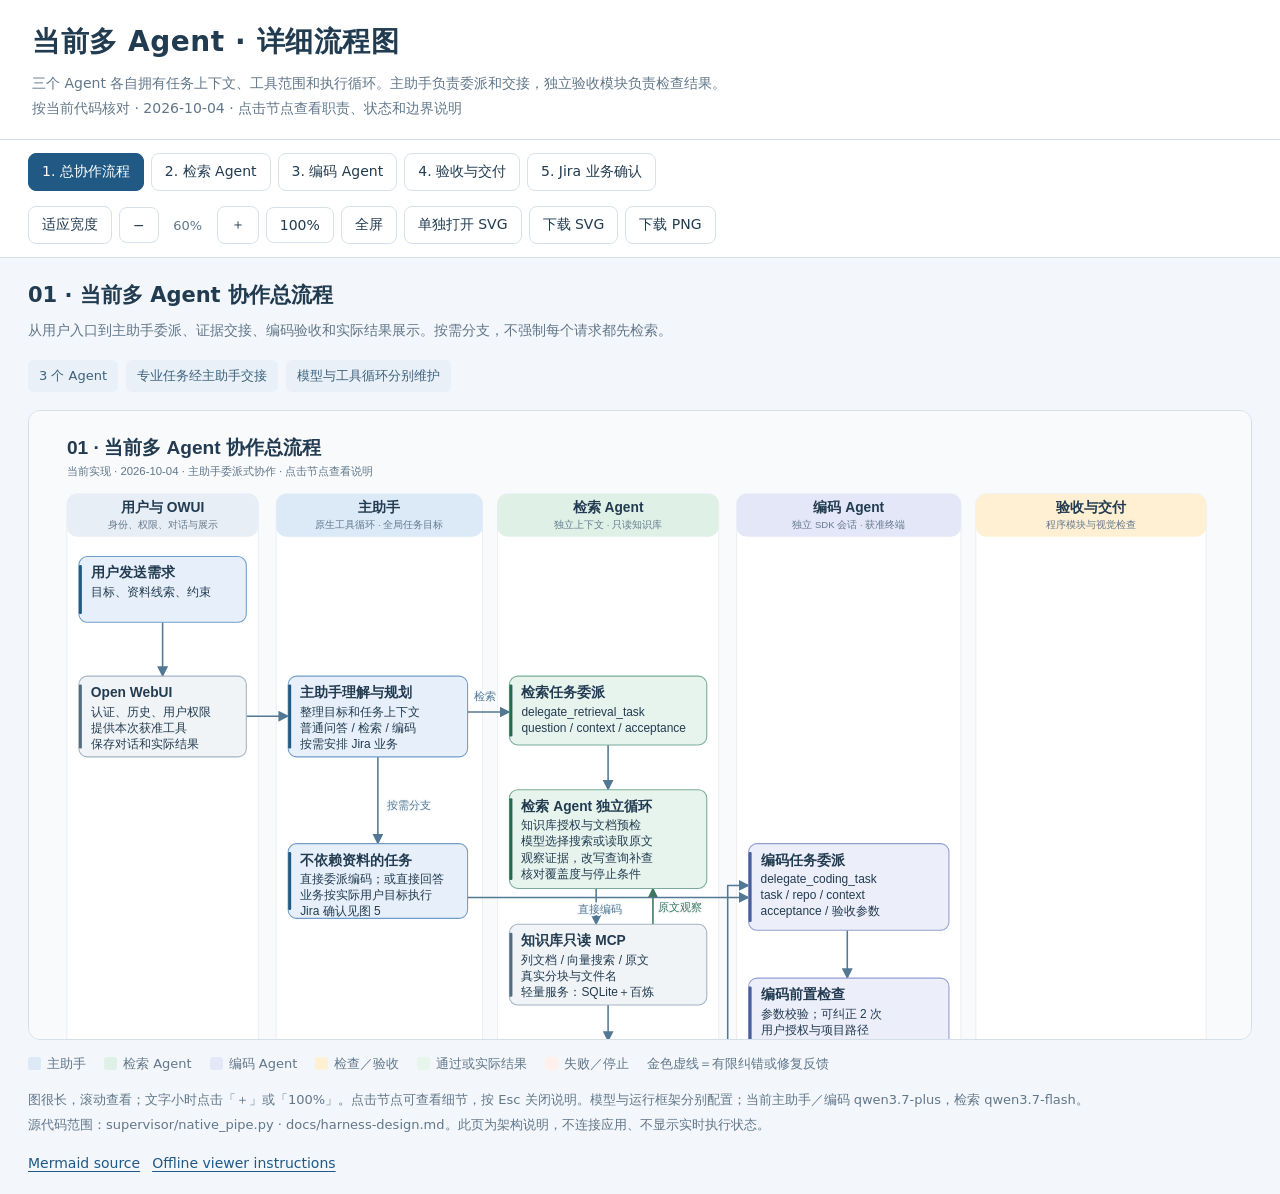
<file: docs/diagrams/index.html>
<!doctype html><html lang="zh-CN"><head><meta charset="utf-8"><meta name="viewport" content="width=device-width,initial-scale=1"><title>当前多 Agent · 详细流程图</title>
<style>
*{box-sizing:border-box}:root{--ink:#213b50;--muted:#61778a;--line:#d7e1eb;--blue:#205984}body{margin:0;background:#f3f6fa;color:var(--ink);font-family:"Microsoft YaHei",system-ui,sans-serif}
header{padding:23px 32px 18px;background:#fff;border-bottom:1px solid var(--line)}h1{margin:0;font-size:28px;letter-spacing:.02em}header p{margin:10px 0 0;font-size:14px;color:var(--muted);line-height:1.8}
.navbar{position:sticky;top:0;z-index:3;background:#fff;border-bottom:1px solid var(--line);padding:13px 28px;display:flex;flex-wrap:wrap;align-items:center;gap:15px;justify-content:space-between}.tabs,.controls{display:flex;gap:7px;flex-wrap:wrap;align-items:center}
button,a.control{font:inherit;font-size:14px;display:inline-block;padding:9px 13px;border:1px solid var(--line);border-radius:8px;background:#fff;color:var(--ink);cursor:pointer;text-decoration:none}
button:hover,a.control:hover{background:#edf5fb;border-color:#7aaacb}button.active{background:#205984;border-color:#205984;color:#fff}button:focus-visible,a:focus-visible{outline:3px solid #8cbad8;outline-offset:3px}.controls span{font-variant-numeric:tabular-nums;font-size:13px;color:var(--muted);min-width:44px;text-align:center}
main{max-width:1880px;margin:auto;padding:23px 28px}.intro{display:flex;gap:16px;justify-content:space-between;align-items:start;margin-bottom:16px}.intro h2{font-size:21px;margin:0 0 9px}.intro p{max-width:960px;font-size:14px;line-height:1.85;margin:0;color:var(--muted)}
.stats{display:flex;gap:8px;flex-wrap:wrap;margin:13px 0 18px}.stats span{font-size:13px;color:#3d627d;padding:7px 11px;background:#e9f0f7;border-radius:6px}
#canvas{height:70vh;min-height:500px;overflow:auto;border:1px solid #d5dfe8;border-radius:12px;background:#f8fafc;position:relative;scroll-behavior:smooth;padding:14px;overscroll-behavior:contain}
#canvas svg{display:block;max-width:none;height:auto;flex:none}
#canvas:fullscreen{height:100vh;min-height:100vh;border-radius:0;background:#f8fafc;padding:24px}
#canvas:fullscreen:after{content:"Esc 退出全屏 · 使用滚动条查看全图";position:fixed;bottom:15px;left:24px;padding:9px 15px;background:#ffffffeb;border:1px solid #d7e1eb;border-radius:8px;font-size:13px}
.legend{display:flex;gap:18px;flex-wrap:wrap;align-items:center;font-size:13px;color:var(--muted);margin-top:15px}.legend i{display:inline-block;width:13px;height:13px;border-radius:3px;vertical-align:-2px;margin-right:6px}.caption{font-size:13px;line-height:1.9;color:var(--muted);margin:15px 0}
#inspector{position:fixed;right:20px;top:200px;width:min(380px,calc(100vw - 40px));z-index:5;max-height:calc(100vh - 250px);overflow:auto;background:#fff;border:1px solid #b9cfdf;border-radius:13px;box-shadow:0 14px 46px #18334826;padding:23px}
#inspector h3{margin:0 35px 16px 0;font-size:20px}#inspector p{font-size:15px;line-height:1.9;white-space:pre-wrap}#inspector small{font-size:12px;color:var(--muted);line-height:1.8}#close{position:absolute;right:13px;top:12px;border:0;font-size:22px;padding:4px 10px}
[hidden]{display:none!important}.footlinks{display:flex;gap:12px;flex-wrap:wrap;font-size:14px;margin-top:17px}.footlinks a{color:var(--blue);text-underline-offset:3px}#status{font-size:13px;color:#396750}
@media(max-width:900px){header{padding:20px}main{padding:18px}.navbar{padding:12px 16px}.intro{display:block}.intro h2{font-size:19px}#canvas{min-height:480px}#inspector{top:170px;max-height:calc(100vh - 200px)}}
@media print{header,.navbar,.intro,.stats,.legend,.caption,.footlinks,#status,#inspector{display:none!important}main{padding:0}#canvas{height:auto;overflow:visible;border:0;padding:0}#canvas svg{width:100%!important}}
</style></head><body>
<header><h1>当前多 Agent · 详细流程图</h1><p>三个 Agent 各自拥有任务上下文、工具范围和执行循环。主助手负责委派和交接，独立验收模块负责检查结果。<br>按当前代码核对 · 2026-10-04 · 点击节点查看职责、状态和边界说明</p></header>
<div class="navbar"><nav id="tabs" class="tabs" aria-label="流程图选择"></nav><div class="controls"><button id="fit">适应宽度</button><button id="minus" aria-label="缩小">−</button><span id="zoom"></span><button id="plus" aria-label="放大">＋</button><button id="actual">100%</button><button id="full">全屏</button><a id="svgLink" class="control" target="_blank" rel="noopener">单独打开 SVG</a><a id="download" class="control" download>下载 SVG</a><a id="pngLink" class="control" download>下载 PNG</a></div></div>
<main><div class="intro"><div><h2 id="title"></h2><p id="desc"></p></div><span id="status" role="status"></span></div><div id="stats" class="stats"></div><section id="canvas" aria-label="当前详细流程图"></section>
<div class="legend"><span><i style="background:#dceaf8"></i>主助手</span><span><i style="background:#dff0e7"></i>检索 Agent</span><span><i style="background:#e3e7f7"></i>编码 Agent</span><span><i style="background:#fff0d3"></i>检查／验收</span><span><i style="background:#e7f5ed"></i>通过或实际结果</span><span><i style="background:#fff0ed"></i>失败／停止</span><span>金色虚线＝有限纠错或修复反馈</span></div>
<p class="caption">图很长，滚动查看；文字小时点击「＋」或「100%」。点击节点可查看细节，按 Esc 关闭说明。模型与运行框架分别配置；当前主助手／编码 qwen3.7-plus，检索 qwen3.7-flash。<br>源代码范围：<span id="source"></span>。此页为架构说明，不连接应用、不显示实时执行状态。</p>
<div class="footlinks"><a href="../multiagent-flow-detailed.md">Mermaid source</a><a href="README.md">Offline viewer instructions</a></div></main>
<aside id="inspector" hidden aria-label="节点说明"><button id="close" aria-label="关闭节点说明">×</button><h3 id="nodeTitle"></h3><p id="nodeDetail"></p><small id="nodeSource"></small></aside>
<script>
const charts=[{"name":"01 · 当前多 Agent 协作总流程","file":"01-multiagent-overview.svg","W":1990,"H":1900,"nodes":[{"id":"user","x":60,"y":220,"w":280,"h":110,"title":"用户发送需求","lines":["目标、资料线索、约束"],"kind":"main","detail":"入口是 owui-main「协作助手」。主助手按需选择普通问答、检索、编码或业务操作。"},{"id":"owui","x":60,"y":420,"w":280,"h":135,"title":"Open WebUI","lines":["认证、历史、用户权限","提供本次获准工具","保存对话和实际结果"],"kind":"tool","detail":""},{"id":"plan","x":410,"y":420,"w":300,"h":135,"title":"主助手理解与规划","lines":["整理目标和任务上下文","普通问答 / 检索 / 编码","按需安排 Jira 业务"],"kind":"main","detail":"主助手由 OWUI 原生工具循环驱动。Pipe 每次完成一次模型请求；OWUI 执行工具并保存结果后再次请求主模型。主助手不直接获得底层 Terminal 和知识库工具。"},{"id":"rdelegate","x":780,"y":420,"w":330,"h":115,"title":"检索任务委派","lines":["delegate_retrieval_task","question / context / acceptance"],"kind":"retrieval","detail":"完整检索问题、必要上下文和证据要求交给检索 Agent。"},{"id":"rloop","x":780,"y":610,"w":330,"h":165,"title":"检索 Agent 独立循环","lines":["知识库授权与文档预检","模型选择搜索或读取原文","观察证据，改写查询补查","核对覆盖度与停止条件"],"kind":"retrieval","detail":"独立模型、任务消息历史和工具循环。默认 6 轮模型、3 次搜索、8 次工具、120 秒；只读知识库。详见图 2。"},{"id":"rtools","x":780,"y":835,"w":330,"h":135,"title":"知识库只读 MCP","lines":["列文档 / 向量搜索 / 原文","真实分块与文件名","轻量服务：SQLite＋百炼"],"kind":"tool","detail":""},{"id":"rresult","x":780,"y":1030,"w":330,"h":150,"title":"返回检索结果","lines":["sufficient / 不足 / failed","摘要、原文引用、缺口","尝试记录与停止原因"],"kind":"retrieval","detail":""},{"id":"handoff","x":410,"y":1030,"w":300,"h":150,"title":"主助手消费证据","lines":["充分：回答或交接编码","不足 / 失败：说明缺口","当轮关闭检索、编码委派"],"kind":"main","detail":"检索不足或失败时，当前工具映射移除本轮检索和编码委派；下一用户轮重新评估。不会物理关闭所有 Jira 工具。"},{"id":"direct","x":410,"y":700,"w":300,"h":125,"title":"不依赖资料的任务","lines":["直接委派编码；或直接回答","业务按实际用户目标执行","Jira 确认见图 5"],"kind":"main","detail":""},{"id":"cdecl","x":1180,"y":700,"w":335,"h":145,"title":"编码任务委派","lines":["delegate_coding_task","task / repo / context","acceptance / 验收参数"],"kind":"coding","detail":"依赖资料的编码任务携带核实后的规则、引用和适用条件。专业 Agent 之间不直接调用。"},{"id":"cprep","x":1180,"y":925,"w":335,"h":160,"title":"编码前置检查","lines":["参数校验；可纠正 2 次","用户授权与项目路径","进程内工作区锁与快照","固定本次验收命令"],"kind":"coding","detail":""},{"id":"cloop","x":1180,"y":1170,"w":335,"h":150,"title":"编码 Agent 独立会话","lines":["Claude Agent SDK 执行循环","读写文件、运行、调试","仅本任务获准终端工具"],"kind":"coding","detail":"SDK 是框架，当前编码模型是 qwen3.7-plus。正常成功后进入独立验收；SDK 异常或超时直接失败。详见图 3。"},{"id":"terminal","x":1180,"y":1400,"w":335,"h":130,"title":"OpenTerminal","lines":["真实文件与进程执行","工具结果返回编码会话","命令固定在项目 cwd"],"kind":"tool","detail":"当前用户授权和写路径检查不等于任意 shell 的完全隔离沙箱。"},{"id":"verify","x":1580,"y":1170,"w":345,"h":165,"title":"独立验收模块","lines":["真实测试 / 构建","桌面与手机浏览器截图","独立视觉复核","文件 SHA 与快照一致性"],"kind":"check","detail":"视觉复核没有自主工具循环，属于模块而非第四个完整 Agent。前端任务可能同时需要测试和截图。详见图 4。"},{"id":"repair","x":1580,"y":1420,"w":345,"h":135,"title":"不通过：反馈与修复","lines":["错误＋截图 → 原 SDK 会话","默认最多修复 2 次","耗尽：报告未完成"],"kind":"check","detail":"参数纠正和验收修复独立计数。SDK 异常或超时不进入验收修复循环。"},{"id":"deliver","x":1580,"y":1625,"w":345,"h":165,"title":"通过后尝试交付","lines":["completed＋验收记录","本地 HTML/SVG 原件附件","核对 SHA，提供预览","附件失败：delivery_errors"],"kind":"success","detail":"验收完成和附件交付完成是两个状态。附件失败当前不会把 completed 改成 failed，也不会自动触发修复。"},{"id":"summary","x":410,"y":1660,"w":300,"h":135,"title":"主助手按实际结果汇报","lines":["引用、改动、测试与附件","失败或缺口明确说明","附件未完成如实说明"],"kind":"main","detail":""},{"id":"out","x":60,"y":1660,"w":280,"h":135,"title":"用户查看结果","lines":["工作区程序与真实测试","HTML/SVG 原件与预览","必要时补资料再发起任务"],"kind":"success","detail":""}],"svg":"\u003csvg xmlns=\"http://www.w3.org/2000/svg\" width=\"1990\" height=\"1900\" viewBox=\"0 0 1990 1900\" aria-label=\"01 · 当前多 Agent 协作总流程\">\u003cdefs>\u003cmarker id=\"01gentsvg-normal\" viewBox=\"0 0 10 10\" refX=\"9\" refY=\"5\" markerWidth=\"7\" markerHeight=\"7\" orient=\"auto\">\u003cpath d=\"M0 0L10 5L0 10Z\" fill=\"#527894\"/>\u003c/marker>\u003cmarker id=\"01gentsvg-return\" viewBox=\"0 0 10 10\" refX=\"9\" refY=\"5\" markerWidth=\"7\" markerHeight=\"7\" orient=\"auto\">\u003cpath d=\"M0 0L10 5L0 10Z\" fill=\"#39775f\"/>\u003c/marker>\u003cmarker id=\"01gentsvg-retry\" viewBox=\"0 0 10 10\" refX=\"9\" refY=\"5\" markerWidth=\"7\" markerHeight=\"7\" orient=\"auto\">\u003cpath d=\"M0 0L10 5L0 10Z\" fill=\"#a77a31\"/>\u003c/marker>\u003cmarker id=\"01gentsvg-stop\" viewBox=\"0 0 10 10\" refX=\"9\" refY=\"5\" markerWidth=\"7\" markerHeight=\"7\" orient=\"auto\">\u003cpath d=\"M0 0L10 5L0 10Z\" fill=\"#b05847\"/>\u003c/marker>\u003cstyle>text{font-family:\"Microsoft YaHei\",\"PingFang SC\",sans-serif;fill:#223b50}.body{font-size:20px}.title{font-size:23px;font-weight:700}.lineLabel{font-size:18px}.node:hover{filter:brightness(.97);cursor:pointer}.node:focus{outline:none}.node:focus rect,.node.selected rect{stroke-width:4}\u003c/style>\u003c/defs>\u003crect width=\"1990\" height=\"1900\" fill=\"#f8fafc\"/>\u003ctext x=\"40\" y=\"48\" style=\"font-size:32px;font-weight:700\">01 · 当前多 Agent 协作总流程\u003c/text>\u003ctext x=\"40\" y=\"84\" style=\"font-size:19px;fill:#617789\">当前实现 · 2026-10-04 · 主助手委派式协作 · 点击节点查看说明\u003c/text>\u003crect x=\"40\" y=\"115\" width=\"320\" height=\"1675\" rx=\"17\" fill=\"#ffffff\" stroke=\"#dde5ed\"/>\u003crect x=\"40\" y=\"115\" width=\"320\" height=\"72\" rx=\"17\" fill=\"#e8eef5\"/>\u003ctext x=\"200\" y=\"145\" text-anchor=\"middle\" class=\"title\">用户与 OWUI\u003c/text>\u003ctext x=\"200\" y=\"173\" text-anchor=\"middle\" style=\"font-size:16px;fill:#647a8e\">身份、权限、对话与展示\u003c/text>\u003crect x=\"390\" y=\"115\" width=\"345\" height=\"1675\" rx=\"17\" fill=\"#ffffff\" stroke=\"#dde5ed\"/>\u003crect x=\"390\" y=\"115\" width=\"345\" height=\"72\" rx=\"17\" fill=\"#dceaf8\"/>\u003ctext x=\"562.5\" y=\"145\" text-anchor=\"middle\" class=\"title\">主助手\u003c/text>\u003ctext x=\"562.5\" y=\"173\" text-anchor=\"middle\" style=\"font-size:16px;fill:#647a8e\">原生工具循环 · 全局任务目标\u003c/text>\u003crect x=\"760\" y=\"115\" width=\"370\" height=\"1675\" rx=\"17\" fill=\"#ffffff\" stroke=\"#dde5ed\"/>\u003crect x=\"760\" y=\"115\" width=\"370\" height=\"72\" rx=\"17\" fill=\"#dff0e7\"/>\u003ctext x=\"945\" y=\"145\" text-anchor=\"middle\" class=\"title\">检索 Agent\u003c/text>\u003ctext x=\"945\" y=\"173\" text-anchor=\"middle\" style=\"font-size:16px;fill:#647a8e\">独立上下文 · 只读知识库\u003c/text>\u003crect x=\"1160\" y=\"115\" width=\"375\" height=\"1675\" rx=\"17\" fill=\"#ffffff\" stroke=\"#dde5ed\"/>\u003crect x=\"1160\" y=\"115\" width=\"375\" height=\"72\" rx=\"17\" fill=\"#e3e7f7\"/>\u003ctext x=\"1347.5\" y=\"145\" text-anchor=\"middle\" class=\"title\">编码 Agent\u003c/text>\u003ctext x=\"1347.5\" y=\"173\" text-anchor=\"middle\" style=\"font-size:16px;fill:#647a8e\">独立 SDK 会话 · 获准终端\u003c/text>\u003crect x=\"1560\" y=\"115\" width=\"385\" height=\"1675\" rx=\"17\" fill=\"#ffffff\" stroke=\"#dde5ed\"/>\u003crect x=\"1560\" y=\"115\" width=\"385\" height=\"72\" rx=\"17\" fill=\"#fff0d3\"/>\u003ctext x=\"1752.5\" y=\"145\" text-anchor=\"middle\" class=\"title\">验收与交付\u003c/text>\u003ctext x=\"1752.5\" y=\"173\" text-anchor=\"middle\" style=\"font-size:16px;fill:#647a8e\">程序模块与视觉检查\u003c/text>\u003cpath d=\"M200 330 L200 420\" fill=\"none\" stroke=\"#527894\" stroke-width=\"2.6\" stroke-linejoin=\"round\"  marker-end=\"url(#01gentsvg-normal)\"/>\u003cpath d=\"M340 487 L410 487\" fill=\"none\" stroke=\"#527894\" stroke-width=\"2.6\" stroke-linejoin=\"round\"  marker-end=\"url(#01gentsvg-normal)\"/>\u003cpath d=\"M710 480 L780 480\" fill=\"none\" stroke=\"#527894\" stroke-width=\"2.6\" stroke-linejoin=\"round\"  marker-end=\"url(#01gentsvg-normal)\"/>\u003ctext x=\"720\" y=\"460\" class=\"lineLabel\" style=\"fill:#527894;paint-order:stroke;stroke:#f8fafc;stroke-width:6px;stroke-linejoin:round\">检索\u003c/text>\u003cpath d=\"M945 535 L945 610\" fill=\"none\" stroke=\"#527894\" stroke-width=\"2.6\" stroke-linejoin=\"round\"  marker-end=\"url(#01gentsvg-normal)\"/>\u003cpath d=\"M925 775 L925 835\" fill=\"none\" stroke=\"#527894\" stroke-width=\"2.6\" stroke-linejoin=\"round\"  marker-end=\"url(#01gentsvg-normal)\"/>\u003cpath d=\"M1020 835 L1020 775\" fill=\"none\" stroke=\"#39775f\" stroke-width=\"2.6\" stroke-linejoin=\"round\"  marker-end=\"url(#01gentsvg-return)\"/>\u003ctext x=\"1028\" y=\"812\" class=\"lineLabel\" style=\"fill:#39775f;paint-order:stroke;stroke:#f8fafc;stroke-width:6px;stroke-linejoin:round\">原文观察\u003c/text>\u003cpath d=\"M945 970 L945 1030\" fill=\"none\" stroke=\"#527894\" stroke-width=\"2.6\" stroke-linejoin=\"round\"  marker-end=\"url(#01gentsvg-normal)\"/>\u003cpath d=\"M780 1105 L710 1105\" fill=\"none\" stroke=\"#39775f\" stroke-width=\"2.6\" stroke-linejoin=\"round\"  marker-end=\"url(#01gentsvg-return)\"/>\u003ctext x=\"716\" y=\"1083\" class=\"lineLabel\" style=\"fill:#39775f;paint-order:stroke;stroke:#f8fafc;stroke-width:6px;stroke-linejoin:round\">结果\u003c/text>\u003cpath d=\"M560 1180 L560 1245 L1145 1245 L1145 770 L1180 770\" fill=\"none\" stroke=\"#527894\" stroke-width=\"2.6\" stroke-linejoin=\"round\"  marker-end=\"url(#01gentsvg-normal)\"/>\u003ctext x=\"770\" y=\"1230\" class=\"lineLabel\" style=\"fill:#527894;paint-order:stroke;stroke:#f8fafc;stroke-width:6px;stroke-linejoin:round\">证据充分且需要编码\u003c/text>\u003cpath d=\"M560 555 L560 700\" fill=\"none\" stroke=\"#527894\" stroke-width=\"2.6\" stroke-linejoin=\"round\"  marker-end=\"url(#01gentsvg-normal)\"/>\u003ctext x=\"576\" y=\"642\" class=\"lineLabel\" style=\"fill:#527894;paint-order:stroke;stroke:#f8fafc;stroke-width:6px;stroke-linejoin:round\">按需分支\u003c/text>\u003cpath d=\"M710 790 L1180 790\" fill=\"none\" stroke=\"#527894\" stroke-width=\"2.6\" stroke-linejoin=\"round\"  marker-end=\"url(#01gentsvg-normal)\"/>\u003ctext x=\"895\" y=\"816\" class=\"lineLabel\" style=\"fill:#527894;paint-order:stroke;stroke:#f8fafc;stroke-width:6px;stroke-linejoin:round\">直接编码\u003c/text>\u003cpath d=\"M1345 845 L1345 925\" fill=\"none\" stroke=\"#527894\" stroke-width=\"2.6\" stroke-linejoin=\"round\"  marker-end=\"url(#01gentsvg-normal)\"/>\u003cpath d=\"M1345 1085 L1345 1170\" fill=\"none\" stroke=\"#527894\" stroke-width=\"2.6\" stroke-linejoin=\"round\"  marker-end=\"url(#01gentsvg-normal)\"/>\u003cpath d=\"M1320 1320 L1320 1400\" fill=\"none\" stroke=\"#527894\" stroke-width=\"2.6\" stroke-linejoin=\"round\"  marker-end=\"url(#01gentsvg-normal)\"/>\u003cpath d=\"M1430 1400 L1430 1320\" fill=\"none\" stroke=\"#39775f\" stroke-width=\"2.6\" stroke-linejoin=\"round\"  marker-end=\"url(#01gentsvg-return)\"/>\u003ctext x=\"1210\" y=\"1365\" class=\"lineLabel\" style=\"fill:#39775f;paint-order:stroke;stroke:#f8fafc;stroke-width:6px;stroke-linejoin:round\">真实工具观察\u003c/text>\u003cpath d=\"M1515 1230 L1580 1230\" fill=\"none\" stroke=\"#527894\" stroke-width=\"2.6\" stroke-linejoin=\"round\"  marker-end=\"url(#01gentsvg-normal)\"/>\u003ctext x=\"1518\" y=\"1212\" class=\"lineLabel\" style=\"fill:#527894;paint-order:stroke;stroke:#f8fafc;stroke-width:6px;stroke-linejoin:round\">成功\u003c/text>\u003cpath d=\"M1750 1335 L1750 1420\" fill=\"none\" stroke=\"#a77a31\" stroke-width=\"2.6\" stroke-linejoin=\"round\" stroke-dasharray=\"8 5\" marker-end=\"url(#01gentsvg-retry)\"/>\u003ctext x=\"1766\" y=\"1390\" class=\"lineLabel\" style=\"fill:#a77a31;paint-order:stroke;stroke:#f8fafc;stroke-width:6px;stroke-linejoin:round\">未通过\u003c/text>\u003cpath d=\"M1580 1487 L1545 1487 L1545 1280 L1515 1280\" fill=\"none\" stroke=\"#a77a31\" stroke-width=\"2.6\" stroke-linejoin=\"round\" stroke-dasharray=\"8 5\" marker-end=\"url(#01gentsvg-retry)\"/>\u003ctext x=\"1585\" y=\"1590\" class=\"lineLabel\" style=\"fill:#a77a31;paint-order:stroke;stroke:#f8fafc;stroke-width:6px;stroke-linejoin:round\">仍有次数：同会话修复\u003c/text>\u003cpath d=\"M1925 1270 L1950 1270 L1950 1695 L1925 1695\" fill=\"none\" stroke=\"#39775f\" stroke-width=\"2.6\" stroke-linejoin=\"round\"  marker-end=\"url(#01gentsvg-return)\"/>\u003ctext x=\"1925\" y=\"1580\" class=\"lineLabel\" style=\"fill:#39775f;paint-order:stroke;stroke:#f8fafc;stroke-width:6px;stroke-linejoin:round\">通过\u003c/text>\u003cpath d=\"M1580 1695 L710 1695\" fill=\"none\" stroke=\"#39775f\" stroke-width=\"2.6\" stroke-linejoin=\"round\"  marker-end=\"url(#01gentsvg-return)\"/>\u003ctext x=\"1010\" y=\"1680\" class=\"lineLabel\" style=\"fill:#39775f;paint-order:stroke;stroke:#f8fafc;stroke-width:6px;stroke-linejoin:round\">实际状态与交付结果\u003c/text>\u003cpath d=\"M560 1180 L560 1660\" fill=\"none\" stroke=\"#39775f\" stroke-width=\"2.6\" stroke-linejoin=\"round\"  marker-end=\"url(#01gentsvg-return)\"/>\u003ctext x=\"575\" y=\"1590\" class=\"lineLabel\" style=\"fill:#39775f;paint-order:stroke;stroke:#f8fafc;stroke-width:6px;stroke-linejoin:round\">仅回答 / 不足 / 失败\u003c/text>\u003cpath d=\"M1515 1300 L1550 1300 L1550 1600 L730 1600 L730 1730 L710 1730\" fill=\"none\" stroke=\"#b05847\" stroke-width=\"2.6\" stroke-linejoin=\"round\"  marker-end=\"url(#01gentsvg-stop)\"/>\u003ctext x=\"1170\" y=\"1585\" class=\"lineLabel\" style=\"fill:#b05847;paint-order:stroke;stroke:#f8fafc;stroke-width:6px;stroke-linejoin:round\">SDK 失败 / 验收耗尽\u003c/text>\u003cpath d=\"M410 1730 L340 1730\" fill=\"none\" stroke=\"#39775f\" stroke-width=\"2.6\" stroke-linejoin=\"round\"  marker-end=\"url(#01gentsvg-return)\"/>\u003ctext x=\"350\" y=\"1715\" class=\"lineLabel\" style=\"fill:#39775f;paint-order:stroke;stroke:#f8fafc;stroke-width:6px;stroke-linejoin:round\">呈现\u003c/text>\u003cpath d=\"M1580 1525 L1550 1525 L1550 1600\" fill=\"none\" stroke=\"#b05847\" stroke-width=\"2.6\" stroke-linejoin=\"round\" marker-end=\"url(#01gentsvg-stop)\"/>\u003cg class=\"node\" data-node=\"user\" role=\"button\" tabindex=\"0\">\u003ctitle>入口是 owui-main「协作助手」。主助手按需选择普通问答、检索、编码或业务操作。\u003c/title>\u003crect x=\"60\" y=\"220\" width=\"280\" height=\"110\" rx=\"14\" fill=\"#e7f0fa\" stroke=\"#719dc7\" stroke-width=\"1.8\"/>\u003crect x=\"60\" y=\"234\" width=\"5\" height=\"82\" rx=\"2\" fill=\"#205984\"/>\u003ctext x=\"80\" y=\"255\" class=\"title\">用户发送需求\u003c/text>\u003ctext x=\"80\" y=\"286\" class=\"body\">目标、资料线索、约束\u003c/text>\u003c/g>\u003cg class=\"node\" data-node=\"owui\" role=\"button\" tabindex=\"0\">\u003ctitle>Open WebUI；认证、历史、用户权限；提供本次获准工具；保存对话和实际结果\u003c/title>\u003crect x=\"60\" y=\"420\" width=\"280\" height=\"135\" rx=\"14\" fill=\"#f1f4f7\" stroke=\"#a3b3c3\" stroke-width=\"1.8\"/>\u003crect x=\"60\" y=\"434\" width=\"5\" height=\"107\" rx=\"2\" fill=\"#526c82\"/>\u003ctext x=\"80\" y=\"455\" class=\"title\">Open WebUI\u003c/text>\u003ctext x=\"80\" y=\"486\" class=\"body\">认证、历史、用户权限\u003c/text>\u003ctext x=\"80\" y=\"513\" class=\"body\">提供本次获准工具\u003c/text>\u003ctext x=\"80\" y=\"540\" class=\"body\">保存对话和实际结果\u003c/text>\u003c/g>\u003cg class=\"node\" data-node=\"plan\" role=\"button\" tabindex=\"0\">\u003ctitle>主助手由 OWUI 原生工具循环驱动。Pipe 每次完成一次模型请求；OWUI 执行工具并保存结果后再次请求主模型。主助手不直接获得底层 Terminal 和知识库工具。\u003c/title>\u003crect x=\"410\" y=\"420\" width=\"300\" height=\"135\" rx=\"14\" fill=\"#e7f0fa\" stroke=\"#719dc7\" stroke-width=\"1.8\"/>\u003crect x=\"410\" y=\"434\" width=\"5\" height=\"107\" rx=\"2\" fill=\"#205984\"/>\u003ctext x=\"430\" y=\"455\" class=\"title\">主助手理解与规划\u003c/text>\u003ctext x=\"430\" y=\"486\" class=\"body\">整理目标和任务上下文\u003c/text>\u003ctext x=\"430\" y=\"513\" class=\"body\">普通问答 / 检索 / 编码\u003c/text>\u003ctext x=\"430\" y=\"540\" class=\"body\">按需安排 Jira 业务\u003c/text>\u003c/g>\u003cg class=\"node\" data-node=\"rdelegate\" role=\"button\" tabindex=\"0\">\u003ctitle>完整检索问题、必要上下文和证据要求交给检索 Agent。\u003c/title>\u003crect x=\"780\" y=\"420\" width=\"330\" height=\"115\" rx=\"14\" fill=\"#e7f4ee\" stroke=\"#79ad97\" stroke-width=\"1.8\"/>\u003crect x=\"780\" y=\"434\" width=\"5\" height=\"87\" rx=\"2\" fill=\"#25694e\"/>\u003ctext x=\"800\" y=\"455\" class=\"title\">检索任务委派\u003c/text>\u003ctext x=\"800\" y=\"486\" class=\"body\">delegate_retrieval_task\u003c/text>\u003ctext x=\"800\" y=\"513\" class=\"body\">question / context / acceptance\u003c/text>\u003c/g>\u003cg class=\"node\" data-node=\"rloop\" role=\"button\" tabindex=\"0\">\u003ctitle>独立模型、任务消息历史和工具循环。默认 6 轮模型、3 次搜索、8 次工具、120 秒；只读知识库。详见图 2。\u003c/title>\u003crect x=\"780\" y=\"610\" width=\"330\" height=\"165\" rx=\"14\" fill=\"#e7f4ee\" stroke=\"#79ad97\" stroke-width=\"1.8\"/>\u003crect x=\"780\" y=\"624\" width=\"5\" height=\"137\" rx=\"2\" fill=\"#25694e\"/>\u003ctext x=\"800\" y=\"645\" class=\"title\">检索 Agent 独立循环\u003c/text>\u003ctext x=\"800\" y=\"676\" class=\"body\">知识库授权与文档预检\u003c/text>\u003ctext x=\"800\" y=\"703\" class=\"body\">模型选择搜索或读取原文\u003c/text>\u003ctext x=\"800\" y=\"730\" class=\"body\">观察证据，改写查询补查\u003c/text>\u003ctext x=\"800\" y=\"757\" class=\"body\">核对覆盖度与停止条件\u003c/text>\u003c/g>\u003cg class=\"node\" data-node=\"rtools\" role=\"button\" tabindex=\"0\">\u003ctitle>知识库只读 MCP；列文档 / 向量搜索 / 原文；真实分块与文件名；轻量服务：SQLite＋百炼\u003c/title>\u003crect x=\"780\" y=\"835\" width=\"330\" height=\"135\" rx=\"14\" fill=\"#f1f4f7\" stroke=\"#a3b3c3\" stroke-width=\"1.8\"/>\u003crect x=\"780\" y=\"849\" width=\"5\" height=\"107\" rx=\"2\" fill=\"#526c82\"/>\u003ctext x=\"800\" y=\"870\" class=\"title\">知识库只读 MCP\u003c/text>\u003ctext x=\"800\" y=\"901\" class=\"body\">列文档 / 向量搜索 / 原文\u003c/text>\u003ctext x=\"800\" y=\"928\" class=\"body\">真实分块与文件名\u003c/text>\u003ctext x=\"800\" y=\"955\" class=\"body\">轻量服务：SQLite＋百炼\u003c/text>\u003c/g>\u003cg class=\"node\" data-node=\"rresult\" role=\"button\" tabindex=\"0\">\u003ctitle>返回检索结果；sufficient / 不足 / failed；摘要、原文引用、缺口；尝试记录与停止原因\u003c/title>\u003crect x=\"780\" y=\"1030\" width=\"330\" height=\"150\" rx=\"14\" fill=\"#e7f4ee\" stroke=\"#79ad97\" stroke-width=\"1.8\"/>\u003crect x=\"780\" y=\"1044\" width=\"5\" height=\"122\" rx=\"2\" fill=\"#25694e\"/>\u003ctext x=\"800\" y=\"1065\" class=\"title\">返回检索结果\u003c/text>\u003ctext x=\"800\" y=\"1096\" class=\"body\">sufficient / 不足 / failed\u003c/text>\u003ctext x=\"800\" y=\"1123\" class=\"body\">摘要、原文引用、缺口\u003c/text>\u003ctext x=\"800\" y=\"1150\" class=\"body\">尝试记录与停止原因\u003c/text>\u003c/g>\u003cg class=\"node\" data-node=\"handoff\" role=\"button\" tabindex=\"0\">\u003ctitle>检索不足或失败时，当前工具映射移除本轮检索和编码委派；下一用户轮重新评估。不会物理关闭所有 Jira 工具。\u003c/title>\u003crect x=\"410\" y=\"1030\" width=\"300\" height=\"150\" rx=\"14\" fill=\"#e7f0fa\" stroke=\"#719dc7\" stroke-width=\"1.8\"/>\u003crect x=\"410\" y=\"1044\" width=\"5\" height=\"122\" rx=\"2\" fill=\"#205984\"/>\u003ctext x=\"430\" y=\"1065\" class=\"title\">主助手消费证据\u003c/text>\u003ctext x=\"430\" y=\"1096\" class=\"body\">充分：回答或交接编码\u003c/text>\u003ctext x=\"430\" y=\"1123\" class=\"body\">不足 / 失败：说明缺口\u003c/text>\u003ctext x=\"430\" y=\"1150\" class=\"body\">当轮关闭检索、编码委派\u003c/text>\u003c/g>\u003cg class=\"node\" data-node=\"direct\" role=\"button\" tabindex=\"0\">\u003ctitle>不依赖资料的任务；直接委派编码；或直接回答；业务按实际用户目标执行；Jira 确认见图 5\u003c/title>\u003crect x=\"410\" y=\"700\" width=\"300\" height=\"125\" rx=\"14\" fill=\"#e7f0fa\" stroke=\"#719dc7\" stroke-width=\"1.8\"/>\u003crect x=\"410\" y=\"714\" width=\"5\" height=\"97\" rx=\"2\" fill=\"#205984\"/>\u003ctext x=\"430\" y=\"735\" class=\"title\">不依赖资料的任务\u003c/text>\u003ctext x=\"430\" y=\"766\" class=\"body\">直接委派编码；或直接回答\u003c/text>\u003ctext x=\"430\" y=\"793\" class=\"body\">业务按实际用户目标执行\u003c/text>\u003ctext x=\"430\" y=\"820\" class=\"body\">Jira 确认见图 5\u003c/text>\u003c/g>\u003cg class=\"node\" data-node=\"cdecl\" role=\"button\" tabindex=\"0\">\u003ctitle>依赖资料的编码任务携带核实后的规则、引用和适用条件。专业 Agent 之间不直接调用。\u003c/title>\u003crect x=\"1180\" y=\"700\" width=\"335\" height=\"145\" rx=\"14\" fill=\"#eceefa\" stroke=\"#929fce\" stroke-width=\"1.8\"/>\u003crect x=\"1180\" y=\"714\" width=\"5\" height=\"117\" rx=\"2\" fill=\"#465e9c\"/>\u003ctext x=\"1200\" y=\"735\" class=\"title\">编码任务委派\u003c/text>\u003ctext x=\"1200\" y=\"766\" class=\"body\">delegate_coding_task\u003c/text>\u003ctext x=\"1200\" y=\"793\" class=\"body\">task / repo / context\u003c/text>\u003ctext x=\"1200\" y=\"820\" class=\"body\">acceptance / 验收参数\u003c/text>\u003c/g>\u003cg class=\"node\" data-node=\"cprep\" role=\"button\" tabindex=\"0\">\u003ctitle>编码前置检查；参数校验；可纠正 2 次；用户授权与项目路径；进程内工作区锁与快照；固定本次验收命令\u003c/title>\u003crect x=\"1180\" y=\"925\" width=\"335\" height=\"160\" rx=\"14\" fill=\"#eceefa\" stroke=\"#929fce\" stroke-width=\"1.8\"/>\u003crect x=\"1180\" y=\"939\" width=\"5\" height=\"132\" rx=\"2\" fill=\"#465e9c\"/>\u003ctext x=\"1200\" y=\"960\" class=\"title\">编码前置检查\u003c/text>\u003ctext x=\"1200\" y=\"991\" class=\"body\">参数校验；可纠正 2 次\u003c/text>\u003ctext x=\"1200\" y=\"1018\" class=\"body\">用户授权与项目路径\u003c/text>\u003ctext x=\"1200\" y=\"1045\" class=\"body\">进程内工作区锁与快照\u003c/text>\u003ctext x=\"1200\" y=\"1072\" class=\"body\">固定本次验收命令\u003c/text>\u003c/g>\u003cg class=\"node\" data-node=\"cloop\" role=\"button\" tabindex=\"0\">\u003ctitle>SDK 是框架，当前编码模型是 qwen3.7-plus。正常成功后进入独立验收；SDK 异常或超时直接失败。详见图 3。\u003c/title>\u003crect x=\"1180\" y=\"1170\" width=\"335\" height=\"150\" rx=\"14\" fill=\"#eceefa\" stroke=\"#929fce\" stroke-width=\"1.8\"/>\u003crect x=\"1180\" y=\"1184\" width=\"5\" height=\"122\" rx=\"2\" fill=\"#465e9c\"/>\u003ctext x=\"1200\" y=\"1205\" class=\"title\">编码 Agent 独立会话\u003c/text>\u003ctext x=\"1200\" y=\"1236\" class=\"body\">Claude Agent SDK 执行循环\u003c/text>\u003ctext x=\"1200\" y=\"1263\" class=\"body\">读写文件、运行、调试\u003c/text>\u003ctext x=\"1200\" y=\"1290\" class=\"body\">仅本任务获准终端工具\u003c/text>\u003c/g>\u003cg class=\"node\" data-node=\"terminal\" role=\"button\" tabindex=\"0\">\u003ctitle>当前用户授权和写路径检查不等于任意 shell 的完全隔离沙箱。\u003c/title>\u003crect x=\"1180\" y=\"1400\" width=\"335\" height=\"130\" rx=\"14\" fill=\"#f1f4f7\" stroke=\"#a3b3c3\" stroke-width=\"1.8\"/>\u003crect x=\"1180\" y=\"1414\" width=\"5\" height=\"102\" rx=\"2\" fill=\"#526c82\"/>\u003ctext x=\"1200\" y=\"1435\" class=\"title\">OpenTerminal\u003c/text>\u003ctext x=\"1200\" y=\"1466\" class=\"body\">真实文件与进程执行\u003c/text>\u003ctext x=\"1200\" y=\"1493\" class=\"body\">工具结果返回编码会话\u003c/text>\u003ctext x=\"1200\" y=\"1520\" class=\"body\">命令固定在项目 cwd\u003c/text>\u003c/g>\u003cg class=\"node\" data-node=\"verify\" role=\"button\" tabindex=\"0\">\u003ctitle>视觉复核没有自主工具循环，属于模块而非第四个完整 Agent。前端任务可能同时需要测试和截图。详见图 4。\u003c/title>\u003crect x=\"1580\" y=\"1170\" width=\"345\" height=\"165\" rx=\"14\" fill=\"#fff3dc\" stroke=\"#d1af69\" stroke-width=\"1.8\"/>\u003crect x=\"1580\" y=\"1184\" width=\"5\" height=\"137\" rx=\"2\" fill=\"#896222\"/>\u003ctext x=\"1600\" y=\"1205\" class=\"title\">独立验收模块\u003c/text>\u003ctext x=\"1600\" y=\"1236\" class=\"body\">真实测试 / 构建\u003c/text>\u003ctext x=\"1600\" y=\"1263\" class=\"body\">桌面与手机浏览器截图\u003c/text>\u003ctext x=\"1600\" y=\"1290\" class=\"body\">独立视觉复核\u003c/text>\u003ctext x=\"1600\" y=\"1317\" class=\"body\">文件 SHA 与快照一致性\u003c/text>\u003c/g>\u003cg class=\"node\" data-node=\"repair\" role=\"button\" tabindex=\"0\">\u003ctitle>参数纠正和验收修复独立计数。SDK 异常或超时不进入验收修复循环。\u003c/title>\u003crect x=\"1580\" y=\"1420\" width=\"345\" height=\"135\" rx=\"14\" fill=\"#fff3dc\" stroke=\"#d1af69\" stroke-width=\"1.8\"/>\u003crect x=\"1580\" y=\"1434\" width=\"5\" height=\"107\" rx=\"2\" fill=\"#896222\"/>\u003ctext x=\"1600\" y=\"1455\" class=\"title\">不通过：反馈与修复\u003c/text>\u003ctext x=\"1600\" y=\"1486\" class=\"body\">错误＋截图 → 原 SDK 会话\u003c/text>\u003ctext x=\"1600\" y=\"1513\" class=\"body\">默认最多修复 2 次\u003c/text>\u003ctext x=\"1600\" y=\"1540\" class=\"body\">耗尽：报告未完成\u003c/text>\u003c/g>\u003cg class=\"node\" data-node=\"deliver\" role=\"button\" tabindex=\"0\">\u003ctitle>验收完成和附件交付完成是两个状态。附件失败当前不会把 completed 改成 failed，也不会自动触发修复。\u003c/title>\u003crect x=\"1580\" y=\"1625\" width=\"345\" height=\"165\" rx=\"14\" fill=\"#e7f5ed\" stroke=\"#70aa86\" stroke-width=\"1.8\"/>\u003crect x=\"1580\" y=\"1639\" width=\"5\" height=\"137\" rx=\"2\" fill=\"#2c7448\"/>\u003ctext x=\"1600\" y=\"1660\" class=\"title\">通过后尝试交付\u003c/text>\u003ctext x=\"1600\" y=\"1691\" class=\"body\">completed＋验收记录\u003c/text>\u003ctext x=\"1600\" y=\"1718\" class=\"body\">本地 HTML/SVG 原件附件\u003c/text>\u003ctext x=\"1600\" y=\"1745\" class=\"body\">核对 SHA，提供预览\u003c/text>\u003ctext x=\"1600\" y=\"1772\" class=\"body\">附件失败：delivery_errors\u003c/text>\u003c/g>\u003cg class=\"node\" data-node=\"summary\" role=\"button\" tabindex=\"0\">\u003ctitle>主助手按实际结果汇报；引用、改动、测试与附件；失败或缺口明确说明；附件未完成如实说明\u003c/title>\u003crect x=\"410\" y=\"1660\" width=\"300\" height=\"135\" rx=\"14\" fill=\"#e7f0fa\" stroke=\"#719dc7\" stroke-width=\"1.8\"/>\u003crect x=\"410\" y=\"1674\" width=\"5\" height=\"107\" rx=\"2\" fill=\"#205984\"/>\u003ctext x=\"430\" y=\"1695\" class=\"title\">主助手按实际结果汇报\u003c/text>\u003ctext x=\"430\" y=\"1726\" class=\"body\">引用、改动、测试与附件\u003c/text>\u003ctext x=\"430\" y=\"1753\" class=\"body\">失败或缺口明确说明\u003c/text>\u003ctext x=\"430\" y=\"1780\" class=\"body\">附件未完成如实说明\u003c/text>\u003c/g>\u003cg class=\"node\" data-node=\"out\" role=\"button\" tabindex=\"0\">\u003ctitle>用户查看结果；工作区程序与真实测试；HTML/SVG 原件与预览；必要时补资料再发起任务\u003c/title>\u003crect x=\"60\" y=\"1660\" width=\"280\" height=\"135\" rx=\"14\" fill=\"#e7f5ed\" stroke=\"#70aa86\" stroke-width=\"1.8\"/>\u003crect x=\"60\" y=\"1674\" width=\"5\" height=\"107\" rx=\"2\" fill=\"#2c7448\"/>\u003ctext x=\"80\" y=\"1695\" class=\"title\">用户查看结果\u003c/text>\u003ctext x=\"80\" y=\"1726\" class=\"body\">工作区程序与真实测试\u003c/text>\u003ctext x=\"80\" y=\"1753\" class=\"body\">HTML/SVG 原件与预览\u003c/text>\u003ctext x=\"80\" y=\"1780\" class=\"body\">必要时补资料再发起任务\u003c/text>\u003c/g>\u003ctext x=\"40\" y=\"1832\" style=\"font-size:18px;fill:#60778a\">协作交接经过主助手；普通问答、直接编码和 Jira 不要求先检索。各专业循环和预算见后续详图。\u003c/text>\u003ctext x=\"40\" y=\"1859\" style=\"font-size:18px;fill:#60778a\">绿色箭头：实际结果返回；金色虚线：有限修复反馈；红色箭头：失败出口。\u003c/text>\u003c/svg>\n","tab":"总协作流程","hash":"overview","desc":"从用户入口到主助手委派、证据交接、编码验收和实际结果展示。按需分支，不强制每个请求都先检索。","stats":["3 个 Agent","专业任务经主助手交接","模型与工具循环分别维护"],"source":"supervisor/native_pipe.py · docs/harness-design.md"},{"name":"02 · 检索 Agent：查询、证据核对与停止","file":"02-retrieval-agent.svg","W":1550,"H":2190,"nodes":[{"id":"rinput","x":60,"y":220,"w":340,"h":140,"title":"主助手提交检索任务","lines":["question：完整检索问题","context：必要业务背景","acceptance：证据充分的条件"],"kind":"main","detail":""},{"id":"rauth","x":530,"y":220,"w":540,"h":125,"title":"检查当前用户授权","lines":["仅本用户获准的知识库 MCP 连接","没有授权或工具不可用：failed"],"kind":"retrieval","detail":""},{"id":"rpreflight","x":530,"y":425,"w":540,"h":125,"title":"文档和向量索引预检","lines":["list_knowledge_documents","检查可检索文档与有效向量索引"],"kind":"retrieval","detail":"初始列文档也计入 8 次工具调用预算。没有可用索引时返回证据不足，不使用 Jira 作为后备检索。"},{"id":"rindex","x":620,"y":620,"w":360,"h":115,"title":"存在可用索引？","lines":[],"kind":"check","detail":"","shape":"diamond"},{"id":"rfail","x":60,"y":425,"w":340,"h":125,"title":"连接或授权失败","lines":["status=failed","说明实际原因"],"kind":"fail","detail":""},{"id":"rnoindex","x":60,"y":655,"w":340,"h":125,"title":"没有可用索引","lines":["insufficient_evidence","列出资料或索引缺口"],"kind":"fail","detail":""},{"id":"rdecide","x":530,"y":820,"w":540,"h":130,"title":"模型决定下一步","lines":["根据问题和已有证据选择工具","列文档、向量搜索或读取原文","围绕单位、条件、冲突进行核对"],"kind":"retrieval","detail":""},{"id":"rtools","x":1180,"y":985,"w":325,"h":165,"title":"知识库 MCP 工具","lines":["search_knowledge","read_knowledge_chunks","list_knowledge_documents","原文与分块 ID 返回 Agent"],"kind":"tool","detail":""},{"id":"robserve","x":530,"y":1015,"w":540,"h":130,"title":"观察与保留真实证据","lines":["实际原文、chunk_id、文件名、页码","记录查询、调用次数和结果","资料内容不能授权执行动作"],"kind":"retrieval","detail":""},{"id":"rcoverage","x":600,"y":1230,"w":400,"h":125,"title":"证据是否覆盖要求？","lines":[],"kind":"check","detail":"","shape":"diamond"},{"id":"rbudget","x":60,"y":1225,"w":340,"h":160,"title":"还能继续补查？","lines":["最多 6 轮模型请求","最多 3 次搜索 / 8 次工具","单任务 120 秒","抑制重复查询"],"kind":"check","detail":"三个调用上限和时间限制同时约束；改写查询和格式修正都不能重置预算。"},{"id":"rinsufficient","x":60,"y":1485,"w":340,"h":145,"title":"停止检索，说明缺口","lines":["insufficient_evidence","停止原因 / 缺失信息","不伪造原文或充分结论"],"kind":"fail","detail":"返回 stop_reason 和 missing_information，说明已经尝试的检索与资料缺口。"},{"id":"rfinal","x":530,"y":1485,"w":540,"h":130,"title":"模型输出结构化结论","lines":["充分或证据不足的判断","摘要、引用、缺口、停止原因","按实际原文形成引用"],"kind":"retrieval","detail":"模型最终结构化输出只允许 sufficient / insufficient_evidence。连接、授权、模型调用故障或超时的 failed 由执行程序生成。"},{"id":"rvalid","x":590,"y":1700,"w":420,"h":130,"title":"格式与引用有效？","lines":[],"kind":"check","detail":"","shape":"diamond"},{"id":"rcorrect","x":60,"y":1695,"w":340,"h":160,"title":"纠正最终输出","lines":["反馈真实分块与校验问题","最多纠正 2 次","仍计入 6 轮模型总预算","不能纠正：如实返回不足"],"kind":"check","detail":""},{"id":"rcontract","x":530,"y":1925,"w":540,"h":155,"title":"返回实际检索结果","lines":["status / summary / evidence","stop_reason / attempts","tool_evidence / missing_information","充分结论需要有效引用和足够覆盖"],"kind":"success","detail":"引用的 chunk_id 必须来自实际工具返回；quote 必须是对应原文中的非空子串。Markdown 不编造 PDF 页码。"},{"id":"rconsumer","x":60,"y":1930,"w":340,"h":150,"title":"主助手继续或停止","lines":["充分：回答或交接编码","不足 / 失败：报告缺口","当轮关闭检索、编码委派"],"kind":"main","detail":""}],"svg":"\u003csvg xmlns=\"http://www.w3.org/2000/svg\" width=\"1550\" height=\"2190\" viewBox=\"0 0 1550 2190\" aria-label=\"02 · 检索 Agent：查询、证据核对与停止\">\u003cdefs>\u003cmarker id=\"02gentsvg-normal\" viewBox=\"0 0 10 10\" refX=\"9\" refY=\"5\" markerWidth=\"7\" markerHeight=\"7\" orient=\"auto\">\u003cpath d=\"M0 0L10 5L0 10Z\" fill=\"#527894\"/>\u003c/marker>\u003cmarker id=\"02gentsvg-return\" viewBox=\"0 0 10 10\" refX=\"9\" refY=\"5\" markerWidth=\"7\" markerHeight=\"7\" orient=\"auto\">\u003cpath d=\"M0 0L10 5L0 10Z\" fill=\"#39775f\"/>\u003c/marker>\u003cmarker id=\"02gentsvg-retry\" viewBox=\"0 0 10 10\" refX=\"9\" refY=\"5\" markerWidth=\"7\" markerHeight=\"7\" orient=\"auto\">\u003cpath d=\"M0 0L10 5L0 10Z\" fill=\"#a77a31\"/>\u003c/marker>\u003cmarker id=\"02gentsvg-stop\" viewBox=\"0 0 10 10\" refX=\"9\" refY=\"5\" markerWidth=\"7\" markerHeight=\"7\" orient=\"auto\">\u003cpath d=\"M0 0L10 5L0 10Z\" fill=\"#b05847\"/>\u003c/marker>\u003cstyle>text{font-family:\"Microsoft YaHei\",\"PingFang SC\",sans-serif;fill:#223b50}.body{font-size:20px}.title{font-size:23px;font-weight:700}.lineLabel{font-size:18px}.node:hover{filter:brightness(.97);cursor:pointer}.node:focus{outline:none}.node:focus rect,.node.selected rect{stroke-width:4}\u003c/style>\u003c/defs>\u003crect width=\"1550\" height=\"2190\" fill=\"#f8fafc\"/>\u003ctext x=\"40\" y=\"48\" style=\"font-size:32px;font-weight:700\">02 · 检索 Agent：查询、证据核对与停止\u003c/text>\u003ctext x=\"40\" y=\"84\" style=\"font-size:19px;fill:#617789\">当前实现 · 2026-10-04 · 主助手委派式协作 · 点击节点查看说明\u003c/text>\u003crect x=\"40\" y=\"115\" width=\"380\" height=\"1965\" rx=\"17\" fill=\"#ffffff\" stroke=\"#dde5ed\"/>\u003crect x=\"40\" y=\"115\" width=\"380\" height=\"72\" rx=\"17\" fill=\"#e0eaf6\"/>\u003ctext x=\"230\" y=\"145\" text-anchor=\"middle\" class=\"title\">主助手与停止出口\u003c/text>\u003ctext x=\"230\" y=\"173\" text-anchor=\"middle\" style=\"font-size:16px;fill:#647a8e\">委派问题 · 接收实际结论\u003c/text>\u003crect x=\"510\" y=\"115\" width=\"580\" height=\"1965\" rx=\"17\" fill=\"#ffffff\" stroke=\"#dde5ed\"/>\u003crect x=\"510\" y=\"115\" width=\"580\" height=\"72\" rx=\"17\" fill=\"#dff0e7\"/>\u003ctext x=\"800\" y=\"145\" text-anchor=\"middle\" class=\"title\">检索 Agent 独立上下文\u003c/text>\u003ctext x=\"800\" y=\"173\" text-anchor=\"middle\" style=\"font-size:16px;fill:#647a8e\">模型规划 · 查询观察 · 原文校验\u003c/text>\u003crect x=\"1160\" y=\"115\" width=\"365\" height=\"1965\" rx=\"17\" fill=\"#ffffff\" stroke=\"#dde5ed\"/>\u003crect x=\"1160\" y=\"115\" width=\"365\" height=\"72\" rx=\"17\" fill=\"#edf1f5\"/>\u003ctext x=\"1342.5\" y=\"145\" text-anchor=\"middle\" class=\"title\">知识库工具\u003c/text>\u003ctext x=\"1342.5\" y=\"173\" text-anchor=\"middle\" style=\"font-size:16px;fill:#647a8e\">只读 MCP · 资料与向量存于轻量服务\u003c/text>\u003cpath d=\"M400 283 L530 283\" fill=\"none\" stroke=\"#527894\" stroke-width=\"2.6\" stroke-linejoin=\"round\"  marker-end=\"url(#02gentsvg-normal)\"/>\u003ctext x=\"443\" y=\"268\" class=\"lineLabel\" style=\"fill:#527894;paint-order:stroke;stroke:#f8fafc;stroke-width:6px;stroke-linejoin:round\">委派\u003c/text>\u003cpath d=\"M800 345 L800 425\" fill=\"none\" stroke=\"#527894\" stroke-width=\"2.6\" stroke-linejoin=\"round\"  marker-end=\"url(#02gentsvg-normal)\"/>\u003cpath d=\"M530 290 L440 290 L440 485 L400 485\" fill=\"none\" stroke=\"#b05847\" stroke-width=\"2.6\" stroke-linejoin=\"round\"  marker-end=\"url(#02gentsvg-stop)\"/>\u003ctext x=\"445\" y=\"399\" class=\"lineLabel\" style=\"fill:#b05847;paint-order:stroke;stroke:#f8fafc;stroke-width:6px;stroke-linejoin:round\">失败\u003c/text>\u003cpath d=\"M800 550 L800 620\" fill=\"none\" stroke=\"#527894\" stroke-width=\"2.6\" stroke-linejoin=\"round\"  marker-end=\"url(#02gentsvg-normal)\"/>\u003cpath d=\"M620 677 L400 717\" fill=\"none\" stroke=\"#b05847\" stroke-width=\"2.6\" stroke-linejoin=\"round\"  marker-end=\"url(#02gentsvg-stop)\"/>\u003ctext x=\"466\" y=\"676\" class=\"lineLabel\" style=\"fill:#b05847;paint-order:stroke;stroke:#f8fafc;stroke-width:6px;stroke-linejoin:round\">无\u003c/text>\u003cpath d=\"M800 735 L800 820\" fill=\"none\" stroke=\"#527894\" stroke-width=\"2.6\" stroke-linejoin=\"round\"  marker-end=\"url(#02gentsvg-normal)\"/>\u003ctext x=\"816\" y=\"775\" class=\"lineLabel\" style=\"fill:#527894;paint-order:stroke;stroke:#f8fafc;stroke-width:6px;stroke-linejoin:round\">有\u003c/text>\u003cpath d=\"M1070 885 L1120 885 L1120 1030 L1180 1030\" fill=\"none\" stroke=\"#527894\" stroke-width=\"2.6\" stroke-linejoin=\"round\"  marker-end=\"url(#02gentsvg-normal)\"/>\u003ctext x=\"1115\" y=\"935\" class=\"lineLabel\" style=\"fill:#527894;paint-order:stroke;stroke:#f8fafc;stroke-width:6px;stroke-linejoin:round\">工具请求\u003c/text>\u003cpath d=\"M1180 1100 L1070 1100\" fill=\"none\" stroke=\"#39775f\" stroke-width=\"2.6\" stroke-linejoin=\"round\"  marker-end=\"url(#02gentsvg-return)\"/>\u003ctext x=\"1090\" y=\"1080\" class=\"lineLabel\" style=\"fill:#39775f;paint-order:stroke;stroke:#f8fafc;stroke-width:6px;stroke-linejoin:round\">真实分块\u003c/text>\u003cpath d=\"M800 1145 L800 1230\" fill=\"none\" stroke=\"#527894\" stroke-width=\"2.6\" stroke-linejoin=\"round\"  marker-end=\"url(#02gentsvg-normal)\"/>\u003cpath d=\"M600 1293 L400 1305\" fill=\"none\" stroke=\"#a77a31\" stroke-width=\"2.6\" stroke-linejoin=\"round\" stroke-dasharray=\"8 5\" marker-end=\"url(#02gentsvg-retry)\"/>\u003ctext x=\"472\" y=\"1278\" class=\"lineLabel\" style=\"fill:#a77a31;paint-order:stroke;stroke:#f8fafc;stroke-width:6px;stroke-linejoin:round\">不足\u003c/text>\u003cpath d=\"M400 1280 L465 1280 L465 882 L530 882\" fill=\"none\" stroke=\"#a77a31\" stroke-width=\"2.6\" stroke-linejoin=\"round\" stroke-dasharray=\"8 5\" marker-end=\"url(#02gentsvg-retry)\"/>\u003ctext x=\"408\" y=\"1005\" class=\"lineLabel\" style=\"fill:#a77a31;paint-order:stroke;stroke:#f8fafc;stroke-width:6px;stroke-linejoin:round\">改写 / 补查\u003c/text>\u003cpath d=\"M230 1385 L230 1485\" fill=\"none\" stroke=\"#b05847\" stroke-width=\"2.6\" stroke-linejoin=\"round\"  marker-end=\"url(#02gentsvg-stop)\"/>\u003ctext x=\"245\" y=\"1448\" class=\"lineLabel\" style=\"fill:#b05847;paint-order:stroke;stroke:#f8fafc;stroke-width:6px;stroke-linejoin:round\">预算耗尽\u003c/text>\u003cpath d=\"M800 1355 L800 1485\" fill=\"none\" stroke=\"#527894\" stroke-width=\"2.6\" stroke-linejoin=\"round\"  marker-end=\"url(#02gentsvg-normal)\"/>\u003ctext x=\"812\" y=\"1425\" class=\"lineLabel\" style=\"fill:#527894;paint-order:stroke;stroke:#f8fafc;stroke-width:6px;stroke-linejoin:round\">覆盖要求 / 主动结束\u003c/text>\u003cpath d=\"M800 1615 L800 1700\" fill=\"none\" stroke=\"#527894\" stroke-width=\"2.6\" stroke-linejoin=\"round\"  marker-end=\"url(#02gentsvg-normal)\"/>\u003cpath d=\"M590 1765 L400 1770\" fill=\"none\" stroke=\"#a77a31\" stroke-width=\"2.6\" stroke-linejoin=\"round\" stroke-dasharray=\"8 5\" marker-end=\"url(#02gentsvg-retry)\"/>\u003ctext x=\"466\" y=\"1742\" class=\"lineLabel\" style=\"fill:#a77a31;paint-order:stroke;stroke:#f8fafc;stroke-width:6px;stroke-linejoin:round\">无效\u003c/text>\u003cpath d=\"M400 1740 L475 1740 L475 1550 L530 1550\" fill=\"none\" stroke=\"#a77a31\" stroke-width=\"2.6\" stroke-linejoin=\"round\" stroke-dasharray=\"8 5\" marker-end=\"url(#02gentsvg-retry)\"/>\u003ctext x=\"565\" y=\"1657\" class=\"lineLabel\" style=\"fill:#a77a31;paint-order:stroke;stroke:#f8fafc;stroke-width:6px;stroke-linejoin:round\">纠正后再输出\u003c/text>\u003cpath d=\"M800 1830 L800 1925\" fill=\"none\" stroke=\"#39775f\" stroke-width=\"2.6\" stroke-linejoin=\"round\"  marker-end=\"url(#02gentsvg-return)\"/>\u003ctext x=\"816\" y=\"1878\" class=\"lineLabel\" style=\"fill:#39775f;paint-order:stroke;stroke:#f8fafc;stroke-width:6px;stroke-linejoin:round\">有效\u003c/text>\u003cpath d=\"M530 2010 L400 2010\" fill=\"none\" stroke=\"#39775f\" stroke-width=\"2.6\" stroke-linejoin=\"round\"  marker-end=\"url(#02gentsvg-return)\"/>\u003ctext x=\"447\" y=\"1995\" class=\"lineLabel\" style=\"fill:#39775f;paint-order:stroke;stroke:#f8fafc;stroke-width:6px;stroke-linejoin:round\">结果\u003c/text>\u003cpath d=\"M60 488 L35 488 L35 2000 L60 2000\" fill=\"none\" stroke=\"#b05847\" stroke-width=\"2.6\" stroke-linejoin=\"round\"  marker-end=\"url(#02gentsvg-stop)\"/>\u003ctext x=\"47\" y=\"1898\" class=\"lineLabel\" style=\"fill:#b05847;paint-order:stroke;stroke:#f8fafc;stroke-width:6px;stroke-linejoin:round\">失败结果\u003c/text>\u003cpath d=\"M60 718 L45 718 L45 2030 L60 2030\" fill=\"none\" stroke=\"#b05847\" stroke-width=\"2.6\" stroke-linejoin=\"round\"  marker-end=\"url(#02gentsvg-stop)\"/>\u003ctext x=\"47\" y=\"1870\" class=\"lineLabel\" style=\"fill:#b05847;paint-order:stroke;stroke:#f8fafc;stroke-width:6px;stroke-linejoin:round\">不足结果\u003c/text>\u003cpath d=\"M230 1630 L430 1630 L430 1900 L230 1900 L230 1930\" fill=\"none\" stroke=\"#b05847\" stroke-width=\"2.6\" stroke-linejoin=\"round\"  marker-end=\"url(#02gentsvg-stop)\"/>\u003ctext x=\"245\" y=\"1890\" class=\"lineLabel\" style=\"fill:#b05847;paint-order:stroke;stroke:#f8fafc;stroke-width:6px;stroke-linejoin:round\">不足 / 纠正耗尽\u003c/text>\u003cpath d=\"M230 1855 L230 1930\" fill=\"none\" stroke=\"#b05847\" stroke-width=\"2.6\" stroke-linejoin=\"round\"  marker-end=\"url(#02gentsvg-stop)\"/>\u003cg class=\"node\" data-node=\"rinput\" role=\"button\" tabindex=\"0\">\u003ctitle>主助手提交检索任务；question：完整检索问题；context：必要业务背景；acceptance：证据充分的条件\u003c/title>\u003crect x=\"60\" y=\"220\" width=\"340\" height=\"140\" rx=\"14\" fill=\"#e7f0fa\" stroke=\"#719dc7\" stroke-width=\"1.8\"/>\u003crect x=\"60\" y=\"234\" width=\"5\" height=\"112\" rx=\"2\" fill=\"#205984\"/>\u003ctext x=\"80\" y=\"255\" class=\"title\">主助手提交检索任务\u003c/text>\u003ctext x=\"80\" y=\"286\" class=\"body\">question：完整检索问题\u003c/text>\u003ctext x=\"80\" y=\"313\" class=\"body\">context：必要业务背景\u003c/text>\u003ctext x=\"80\" y=\"340\" class=\"body\">acceptance：证据充分的条件\u003c/text>\u003c/g>\u003cg class=\"node\" data-node=\"rauth\" role=\"button\" tabindex=\"0\">\u003ctitle>检查当前用户授权；仅本用户获准的知识库 MCP 连接；没有授权或工具不可用：failed\u003c/title>\u003crect x=\"530\" y=\"220\" width=\"540\" height=\"125\" rx=\"14\" fill=\"#e7f4ee\" stroke=\"#79ad97\" stroke-width=\"1.8\"/>\u003crect x=\"530\" y=\"234\" width=\"5\" height=\"97\" rx=\"2\" fill=\"#25694e\"/>\u003ctext x=\"550\" y=\"255\" class=\"title\">检查当前用户授权\u003c/text>\u003ctext x=\"550\" y=\"286\" class=\"body\">仅本用户获准的知识库 MCP 连接\u003c/text>\u003ctext x=\"550\" y=\"313\" class=\"body\">没有授权或工具不可用：failed\u003c/text>\u003c/g>\u003cg class=\"node\" data-node=\"rpreflight\" role=\"button\" tabindex=\"0\">\u003ctitle>初始列文档也计入 8 次工具调用预算。没有可用索引时返回证据不足，不使用 Jira 作为后备检索。\u003c/title>\u003crect x=\"530\" y=\"425\" width=\"540\" height=\"125\" rx=\"14\" fill=\"#e7f4ee\" stroke=\"#79ad97\" stroke-width=\"1.8\"/>\u003crect x=\"530\" y=\"439\" width=\"5\" height=\"97\" rx=\"2\" fill=\"#25694e\"/>\u003ctext x=\"550\" y=\"460\" class=\"title\">文档和向量索引预检\u003c/text>\u003ctext x=\"550\" y=\"491\" class=\"body\">list_knowledge_documents\u003c/text>\u003ctext x=\"550\" y=\"518\" class=\"body\">检查可检索文档与有效向量索引\u003c/text>\u003c/g>\u003cg class=\"node\" data-node=\"rindex\" role=\"button\" tabindex=\"0\">\u003ctitle>存在可用索引？\u003c/title>\u003cpath d=\"M800 620L980 677.5L800 735L620 677.5Z\" fill=\"#fff3dc\" stroke=\"#d1af69\" stroke-width=\"2\"/>\u003ctext x=\"800\" y=\"684.5\" text-anchor=\"middle\" class=\"title\">存在可用索引？\u003c/text>\u003c/g>\u003cg class=\"node\" data-node=\"rfail\" role=\"button\" tabindex=\"0\">\u003ctitle>连接或授权失败；status=failed；说明实际原因\u003c/title>\u003crect x=\"60\" y=\"425\" width=\"340\" height=\"125\" rx=\"14\" fill=\"#fff0ed\" stroke=\"#ca8c80\" stroke-width=\"1.8\"/>\u003crect x=\"60\" y=\"439\" width=\"5\" height=\"97\" rx=\"2\" fill=\"#a24838\"/>\u003ctext x=\"80\" y=\"460\" class=\"title\">连接或授权失败\u003c/text>\u003ctext x=\"80\" y=\"491\" class=\"body\">status=failed\u003c/text>\u003ctext x=\"80\" y=\"518\" class=\"body\">说明实际原因\u003c/text>\u003c/g>\u003cg class=\"node\" data-node=\"rnoindex\" role=\"button\" tabindex=\"0\">\u003ctitle>没有可用索引；insufficient_evidence；列出资料或索引缺口\u003c/title>\u003crect x=\"60\" y=\"655\" width=\"340\" height=\"125\" rx=\"14\" fill=\"#fff0ed\" stroke=\"#ca8c80\" stroke-width=\"1.8\"/>\u003crect x=\"60\" y=\"669\" width=\"5\" height=\"97\" rx=\"2\" fill=\"#a24838\"/>\u003ctext x=\"80\" y=\"690\" class=\"title\">没有可用索引\u003c/text>\u003ctext x=\"80\" y=\"721\" class=\"body\">insufficient_evidence\u003c/text>\u003ctext x=\"80\" y=\"748\" class=\"body\">列出资料或索引缺口\u003c/text>\u003c/g>\u003cg class=\"node\" data-node=\"rdecide\" role=\"button\" tabindex=\"0\">\u003ctitle>模型决定下一步；根据问题和已有证据选择工具；列文档、向量搜索或读取原文；围绕单位、条件、冲突进行核对\u003c/title>\u003crect x=\"530\" y=\"820\" width=\"540\" height=\"130\" rx=\"14\" fill=\"#e7f4ee\" stroke=\"#79ad97\" stroke-width=\"1.8\"/>\u003crect x=\"530\" y=\"834\" width=\"5\" height=\"102\" rx=\"2\" fill=\"#25694e\"/>\u003ctext x=\"550\" y=\"855\" class=\"title\">模型决定下一步\u003c/text>\u003ctext x=\"550\" y=\"886\" class=\"body\">根据问题和已有证据选择工具\u003c/text>\u003ctext x=\"550\" y=\"913\" class=\"body\">列文档、向量搜索或读取原文\u003c/text>\u003ctext x=\"550\" y=\"940\" class=\"body\">围绕单位、条件、冲突进行核对\u003c/text>\u003c/g>\u003cg class=\"node\" data-node=\"rtools\" role=\"button\" tabindex=\"0\">\u003ctitle>知识库 MCP 工具；search_knowledge；read_knowledge_chunks；list_knowledge_documents；原文与分块 ID 返回 Agent\u003c/title>\u003crect x=\"1180\" y=\"985\" width=\"325\" height=\"165\" rx=\"14\" fill=\"#f1f4f7\" stroke=\"#a3b3c3\" stroke-width=\"1.8\"/>\u003crect x=\"1180\" y=\"999\" width=\"5\" height=\"137\" rx=\"2\" fill=\"#526c82\"/>\u003ctext x=\"1200\" y=\"1020\" class=\"title\">知识库 MCP 工具\u003c/text>\u003ctext x=\"1200\" y=\"1051\" class=\"body\">search_knowledge\u003c/text>\u003ctext x=\"1200\" y=\"1078\" class=\"body\">read_knowledge_chunks\u003c/text>\u003ctext x=\"1200\" y=\"1105\" class=\"body\">list_knowledge_documents\u003c/text>\u003ctext x=\"1200\" y=\"1132\" class=\"body\">原文与分块 ID 返回 Agent\u003c/text>\u003c/g>\u003cg class=\"node\" data-node=\"robserve\" role=\"button\" tabindex=\"0\">\u003ctitle>观察与保留真实证据；实际原文、chunk_id、文件名、页码；记录查询、调用次数和结果；资料内容不能授权执行动作\u003c/title>\u003crect x=\"530\" y=\"1015\" width=\"540\" height=\"130\" rx=\"14\" fill=\"#e7f4ee\" stroke=\"#79ad97\" stroke-width=\"1.8\"/>\u003crect x=\"530\" y=\"1029\" width=\"5\" height=\"102\" rx=\"2\" fill=\"#25694e\"/>\u003ctext x=\"550\" y=\"1050\" class=\"title\">观察与保留真实证据\u003c/text>\u003ctext x=\"550\" y=\"1081\" class=\"body\">实际原文、chunk_id、文件名、页码\u003c/text>\u003ctext x=\"550\" y=\"1108\" class=\"body\">记录查询、调用次数和结果\u003c/text>\u003ctext x=\"550\" y=\"1135\" class=\"body\">资料内容不能授权执行动作\u003c/text>\u003c/g>\u003cg class=\"node\" data-node=\"rcoverage\" role=\"button\" tabindex=\"0\">\u003ctitle>证据是否覆盖要求？\u003c/title>\u003cpath d=\"M800 1230L1000 1292.5L800 1355L600 1292.5Z\" fill=\"#fff3dc\" stroke=\"#d1af69\" stroke-width=\"2\"/>\u003ctext x=\"800\" y=\"1299.5\" text-anchor=\"middle\" class=\"title\">证据是否覆盖要求？\u003c/text>\u003c/g>\u003cg class=\"node\" data-node=\"rbudget\" role=\"button\" tabindex=\"0\">\u003ctitle>三个调用上限和时间限制同时约束；改写查询和格式修正都不能重置预算。\u003c/title>\u003crect x=\"60\" y=\"1225\" width=\"340\" height=\"160\" rx=\"14\" fill=\"#fff3dc\" stroke=\"#d1af69\" stroke-width=\"1.8\"/>\u003crect x=\"60\" y=\"1239\" width=\"5\" height=\"132\" rx=\"2\" fill=\"#896222\"/>\u003ctext x=\"80\" y=\"1260\" class=\"title\">还能继续补查？\u003c/text>\u003ctext x=\"80\" y=\"1291\" class=\"body\">最多 6 轮模型请求\u003c/text>\u003ctext x=\"80\" y=\"1318\" class=\"body\">最多 3 次搜索 / 8 次工具\u003c/text>\u003ctext x=\"80\" y=\"1345\" class=\"body\">单任务 120 秒\u003c/text>\u003ctext x=\"80\" y=\"1372\" class=\"body\">抑制重复查询\u003c/text>\u003c/g>\u003cg class=\"node\" data-node=\"rinsufficient\" role=\"button\" tabindex=\"0\">\u003ctitle>停止检索，说明缺口；insufficient_evidence；停止原因 / 缺失信息；不伪造原文或充分结论\u003c/title>\u003crect x=\"60\" y=\"1485\" width=\"340\" height=\"145\" rx=\"14\" fill=\"#fff0ed\" stroke=\"#ca8c80\" stroke-width=\"1.8\"/>\u003crect x=\"60\" y=\"1499\" width=\"5\" height=\"117\" rx=\"2\" fill=\"#a24838\"/>\u003ctext x=\"80\" y=\"1520\" class=\"title\">停止检索，说明缺口\u003c/text>\u003ctext x=\"80\" y=\"1551\" class=\"body\">insufficient_evidence\u003c/text>\u003ctext x=\"80\" y=\"1578\" class=\"body\">停止原因 / 缺失信息\u003c/text>\u003ctext x=\"80\" y=\"1605\" class=\"body\">不伪造原文或充分结论\u003c/text>\u003c/g>\u003cg class=\"node\" data-node=\"rfinal\" role=\"button\" tabindex=\"0\">\u003ctitle>模型输出结构化结论；充分或证据不足的判断；摘要、引用、缺口、停止原因；按实际原文形成引用\u003c/title>\u003crect x=\"530\" y=\"1485\" width=\"540\" height=\"130\" rx=\"14\" fill=\"#e7f4ee\" stroke=\"#79ad97\" stroke-width=\"1.8\"/>\u003crect x=\"530\" y=\"1499\" width=\"5\" height=\"102\" rx=\"2\" fill=\"#25694e\"/>\u003ctext x=\"550\" y=\"1520\" class=\"title\">模型输出结构化结论\u003c/text>\u003ctext x=\"550\" y=\"1551\" class=\"body\">充分或证据不足的判断\u003c/text>\u003ctext x=\"550\" y=\"1578\" class=\"body\">摘要、引用、缺口、停止原因\u003c/text>\u003ctext x=\"550\" y=\"1605\" class=\"body\">按实际原文形成引用\u003c/text>\u003c/g>\u003cg class=\"node\" data-node=\"rvalid\" role=\"button\" tabindex=\"0\">\u003ctitle>格式与引用有效？\u003c/title>\u003cpath d=\"M800 1700L1010 1765L800 1830L590 1765Z\" fill=\"#fff3dc\" stroke=\"#d1af69\" stroke-width=\"2\"/>\u003ctext x=\"800\" y=\"1772\" text-anchor=\"middle\" class=\"title\">格式与引用有效？\u003c/text>\u003c/g>\u003cg class=\"node\" data-node=\"rcorrect\" role=\"button\" tabindex=\"0\">\u003ctitle>纠正最终输出；反馈真实分块与校验问题；最多纠正 2 次；仍计入 6 轮模型总预算；不能纠正：如实返回不足\u003c/title>\u003crect x=\"60\" y=\"1695\" width=\"340\" height=\"160\" rx=\"14\" fill=\"#fff3dc\" stroke=\"#d1af69\" stroke-width=\"1.8\"/>\u003crect x=\"60\" y=\"1709\" width=\"5\" height=\"132\" rx=\"2\" fill=\"#896222\"/>\u003ctext x=\"80\" y=\"1730\" class=\"title\">纠正最终输出\u003c/text>\u003ctext x=\"80\" y=\"1761\" class=\"body\">反馈真实分块与校验问题\u003c/text>\u003ctext x=\"80\" y=\"1788\" class=\"body\">最多纠正 2 次\u003c/text>\u003ctext x=\"80\" y=\"1815\" class=\"body\">仍计入 6 轮模型总预算\u003c/text>\u003ctext x=\"80\" y=\"1842\" class=\"body\">不能纠正：如实返回不足\u003c/text>\u003c/g>\u003cg class=\"node\" data-node=\"rcontract\" role=\"button\" tabindex=\"0\">\u003ctitle>引用的 chunk_id 必须来自实际工具返回；quote 必须是对应原文中的非空子串。Markdown 不编造 PDF 页码。\u003c/title>\u003crect x=\"530\" y=\"1925\" width=\"540\" height=\"155\" rx=\"14\" fill=\"#e7f5ed\" stroke=\"#70aa86\" stroke-width=\"1.8\"/>\u003crect x=\"530\" y=\"1939\" width=\"5\" height=\"127\" rx=\"2\" fill=\"#2c7448\"/>\u003ctext x=\"550\" y=\"1960\" class=\"title\">返回实际检索结果\u003c/text>\u003ctext x=\"550\" y=\"1991\" class=\"body\">status / summary / evidence\u003c/text>\u003ctext x=\"550\" y=\"2018\" class=\"body\">stop_reason / attempts\u003c/text>\u003ctext x=\"550\" y=\"2045\" class=\"body\">tool_evidence / missing_information\u003c/text>\u003ctext x=\"550\" y=\"2072\" class=\"body\">充分结论需要有效引用和足够覆盖\u003c/text>\u003c/g>\u003cg class=\"node\" data-node=\"rconsumer\" role=\"button\" tabindex=\"0\">\u003ctitle>主助手继续或停止；充分：回答或交接编码；不足 / 失败：报告缺口；当轮关闭检索、编码委派\u003c/title>\u003crect x=\"60\" y=\"1930\" width=\"340\" height=\"150\" rx=\"14\" fill=\"#e7f0fa\" stroke=\"#719dc7\" stroke-width=\"1.8\"/>\u003crect x=\"60\" y=\"1944\" width=\"5\" height=\"122\" rx=\"2\" fill=\"#205984\"/>\u003ctext x=\"80\" y=\"1965\" class=\"title\">主助手继续或停止\u003c/text>\u003ctext x=\"80\" y=\"1996\" class=\"body\">充分：回答或交接编码\u003c/text>\u003ctext x=\"80\" y=\"2023\" class=\"body\">不足 / 失败：报告缺口\u003c/text>\u003ctext x=\"80\" y=\"2050\" class=\"body\">当轮关闭检索、编码委派\u003c/text>\u003c/g>\u003ctext x=\"40\" y=\"2122\" style=\"font-size:18px;fill:#60778a\">充分性是当前资料与预算下的判断；检索相似度和模型结论不是科学结论认证。\u003c/text>\u003ctext x=\"40\" y=\"2149\" style=\"font-size:18px;fill:#60778a\">检索 Agent 只读知识库；没有终端、Jira 写入、上传删除或配置管理工具。\u003c/text>\u003c/svg>\n","tab":"检索 Agent","hash":"retrieval","desc":"独立检索模型决定查询和补查，实际原文引用经过校验。资料不足时停止本轮检索与编码链。","stats":["6 轮模型 · 3 次搜索","8 次工具 · 120 秒","最终输出纠正最多 2 次，仍计总预算"],"source":"supervisor/retrieval_tool.py"},{"name":"03 · 编码 Agent：参数、授权与实际执行","file":"03-coding-agent.svg","W":1590,"H":1980,"nodes":[{"id":"cinput","x":60,"y":215,"w":340,"h":160,"title":"主助手提交编码任务","lines":["task / repo / context","acceptance / read_only","verification_commands","preview_target"],"kind":"main","detail":"repo 默认 .。本地 HTML/SVG 使用项目相对 preview_target；纯绘图 verification_commands=[]。主助手最多纠正两次参数错误。"},{"id":"cargs","x":600,"y":230,"w":440,"h":125,"title":"委派参数合法？","lines":[],"kind":"check","detail":"","shape":"diamond"},{"id":"cinvalid","x":60,"y":435,"w":340,"h":165,"title":"参数错误：尚未启动","lines":["status=invalid_arguments","execution_started=false","retryable=true / correction","纠正参数最多 2 次"],"kind":"check","detail":"这是尚未开始执行的参数错误，不消耗编码验收修复次数。纠错预算耗尽时结束本轮；工具不会在第一次参数错误后被误移除。"},{"id":"cauth","x":530,"y":435,"w":580,"h":140,"title":"用户与终端授权、项目路径","lines":["OWUI 检查本用户对连接的授权","repo 与预览文件必须在项目范围内","不向 Agent 传递终端凭据"],"kind":"coding","detail":""},{"id":"clock","x":530,"y":675,"w":580,"h":165,"title":"排队并确认真实工作区","lines":["按 terminal_id 获取进程内锁","防止本进程的任务同时改工作区","检查目录存在与真实符号链接路径","当前不是跨服务分布式锁"],"kind":"coding","detail":""},{"id":"csnapshot","x":530,"y":935,"w":580,"h":165,"title":"初始快照与验收准备","lines":["独立记录项目文件 SHA256","固定测试 / 构建命令","按项目发现已有检查；校验命令","纯本地 HTML/SVG 可用浏览器验收"],"kind":"coding","detail":"命令在编码开始前固定。不能用 echo、ls、吞掉失败、管道等代替真实验收；原测试需保留时额外检查其未变。"},{"id":"csdk","x":530,"y":1195,"w":580,"h":175,"title":"启动独立 Claude Agent SDK 会话","lines":["只接收本次任务与必要上下文","模型选择工具 → 观察结果 → 继续","单轮 MAX_TURNS 默认 20","SDK＋验收修复区间默认 600 秒"],"kind":"coding","detail":"计时区间是 SDK 运行与验收修复；前置授权、快照与等待工作区锁不计入 600 秒。SDK 是框架，当前编码模型 qwen3.7-plus。"},{"id":"cterminal","x":1210,"y":1195,"w":340,"h":175,"title":"当前获准的终端工具","lines":["read_file / write_file / 查找","run_command / 进程结果","写路径检查、命令固定 cwd","实际结果回到同一模型会话"],"kind":"tool","detail":"SDK 原生 Read/Edit/Bash 未启用。Terminal 工具由 OWUI 当前授权连接提供；固定 cwd 不等于任意 shell 完全安全隔离。"},{"id":"csuccess","x":600,"y":1465,"w":440,"h":130,"title":"SDK 正常成功结束？","lines":[],"kind":"check","detail":"","shape":"diamond"},{"id":"cfailed","x":60,"y":1490,"w":340,"h":145,"title":"执行失败或超时","lines":["status=failed","报告真实原因和已有改动","结束本轮编码委派"],"kind":"fail","detail":"SDK 错误、异常和超时直接走失败出口，不进入独立验收的两次修复循环；主助手直接生成确定性未完成通知。"},{"id":"cverify","x":530,"y":1690,"w":580,"h":130,"title":"交给独立验收模块","lines":["读取真实改动、测试与页面结果","详细检查与交付见图 4","完成声明由验收结果决定"],"kind":"check","detail":""},{"id":"vstub","x":1210,"y":1675,"w":340,"h":150,"title":"验收反馈 / 最终报告","lines":["不通过且有次数：原会话修复","通过：completed","耗尽：verification_failed"],"kind":"check","detail":""},{"id":"cstop","x":60,"y":1720,"w":340,"h":140,"title":"参数纠错耗尽 / 失败","lines":["如实报告未完成","保留实际错误、文件与证据","同轮不重复委派绕过上限"],"kind":"fail","detail":""}],"svg":"\u003csvg xmlns=\"http://www.w3.org/2000/svg\" width=\"1590\" height=\"1980\" viewBox=\"0 0 1590 1980\" aria-label=\"03 · 编码 Agent：参数、授权与实际执行\">\u003cdefs>\u003cmarker id=\"03gentsvg-normal\" viewBox=\"0 0 10 10\" refX=\"9\" refY=\"5\" markerWidth=\"7\" markerHeight=\"7\" orient=\"auto\">\u003cpath d=\"M0 0L10 5L0 10Z\" fill=\"#527894\"/>\u003c/marker>\u003cmarker id=\"03gentsvg-return\" viewBox=\"0 0 10 10\" refX=\"9\" refY=\"5\" markerWidth=\"7\" markerHeight=\"7\" orient=\"auto\">\u003cpath d=\"M0 0L10 5L0 10Z\" fill=\"#39775f\"/>\u003c/marker>\u003cmarker id=\"03gentsvg-retry\" viewBox=\"0 0 10 10\" refX=\"9\" refY=\"5\" markerWidth=\"7\" markerHeight=\"7\" orient=\"auto\">\u003cpath d=\"M0 0L10 5L0 10Z\" fill=\"#a77a31\"/>\u003c/marker>\u003cmarker id=\"03gentsvg-stop\" viewBox=\"0 0 10 10\" refX=\"9\" refY=\"5\" markerWidth=\"7\" markerHeight=\"7\" orient=\"auto\">\u003cpath d=\"M0 0L10 5L0 10Z\" fill=\"#b05847\"/>\u003c/marker>\u003cstyle>text{font-family:\"Microsoft YaHei\",\"PingFang SC\",sans-serif;fill:#223b50}.body{font-size:20px}.title{font-size:23px;font-weight:700}.lineLabel{font-size:18px}.node:hover{filter:brightness(.97);cursor:pointer}.node:focus{outline:none}.node:focus rect,.node.selected rect{stroke-width:4}\u003c/style>\u003c/defs>\u003crect width=\"1590\" height=\"1980\" fill=\"#f8fafc\"/>\u003ctext x=\"40\" y=\"48\" style=\"font-size:32px;font-weight:700\">03 · 编码 Agent：参数、授权与实际执行\u003c/text>\u003ctext x=\"40\" y=\"84\" style=\"font-size:19px;fill:#617789\">当前实现 · 2026-10-04 · 主助手委派式协作 · 点击节点查看说明\u003c/text>\u003crect x=\"40\" y=\"115\" width=\"380\" height=\"1755\" rx=\"17\" fill=\"#ffffff\" stroke=\"#dde5ed\"/>\u003crect x=\"40\" y=\"115\" width=\"380\" height=\"72\" rx=\"17\" fill=\"#e0eaf6\"/>\u003ctext x=\"230\" y=\"145\" text-anchor=\"middle\" class=\"title\">主助手与失败出口\u003c/text>\u003ctext x=\"230\" y=\"173\" text-anchor=\"middle\" style=\"font-size:16px;fill:#647a8e\">参数纠正 · 实际结果汇报\u003c/text>\u003crect x=\"510\" y=\"115\" width=\"620\" height=\"1755\" rx=\"17\" fill=\"#ffffff\" stroke=\"#dde5ed\"/>\u003crect x=\"510\" y=\"115\" width=\"620\" height=\"72\" rx=\"17\" fill=\"#e4e8f7\"/>\u003ctext x=\"820\" y=\"145\" text-anchor=\"middle\" class=\"title\">编码 Agent 独立执行上下文\u003c/text>\u003ctext x=\"820\" y=\"173\" text-anchor=\"middle\" style=\"font-size:16px;fill:#647a8e\">Claude Agent SDK · 本任务工具循环\u003c/text>\u003crect x=\"1190\" y=\"115\" width=\"380\" height=\"1755\" rx=\"17\" fill=\"#ffffff\" stroke=\"#dde5ed\"/>\u003crect x=\"1190\" y=\"115\" width=\"380\" height=\"72\" rx=\"17\" fill=\"#edf1f5\"/>\u003ctext x=\"1380\" y=\"145\" text-anchor=\"middle\" class=\"title\">终端与验收衔接\u003c/text>\u003ctext x=\"1380\" y=\"173\" text-anchor=\"middle\" style=\"font-size:16px;fill:#647a8e\">已授权工具 · 独立验收\u003c/text>\u003cpath d=\"M400 295 L600 295\" fill=\"none\" stroke=\"#527894\" stroke-width=\"2.6\" stroke-linejoin=\"round\"  marker-end=\"url(#03gentsvg-normal)\"/>\u003ctext x=\"458\" y=\"279\" class=\"lineLabel\" style=\"fill:#527894;paint-order:stroke;stroke:#f8fafc;stroke-width:6px;stroke-linejoin:round\">参数\u003c/text>\u003cpath d=\"M600 295 L450 295 L450 495 L400 495\" fill=\"none\" stroke=\"#a77a31\" stroke-width=\"2.6\" stroke-linejoin=\"round\" stroke-dasharray=\"8 5\" marker-end=\"url(#03gentsvg-retry)\"/>\u003ctext x=\"463\" y=\"397\" class=\"lineLabel\" style=\"fill:#a77a31;paint-order:stroke;stroke:#f8fafc;stroke-width:6px;stroke-linejoin:round\">无效\u003c/text>\u003cpath d=\"M400 465 L475 465 L475 325 L600 325\" fill=\"none\" stroke=\"#a77a31\" stroke-width=\"2.6\" stroke-linejoin=\"round\" stroke-dasharray=\"8 5\" marker-end=\"url(#03gentsvg-retry)\"/>\u003ctext x=\"446\" y=\"416\" class=\"lineLabel\" style=\"fill:#a77a31;paint-order:stroke;stroke:#f8fafc;stroke-width:6px;stroke-linejoin:round\">修正后重新调用\u003c/text>\u003cpath d=\"M820 355 L820 435\" fill=\"none\" stroke=\"#527894\" stroke-width=\"2.6\" stroke-linejoin=\"round\"  marker-end=\"url(#03gentsvg-normal)\"/>\u003ctext x=\"837\" y=\"400\" class=\"lineLabel\" style=\"fill:#527894;paint-order:stroke;stroke:#f8fafc;stroke-width:6px;stroke-linejoin:round\">合法\u003c/text>\u003cpath d=\"M820 575 L820 675\" fill=\"none\" stroke=\"#527894\" stroke-width=\"2.6\" stroke-linejoin=\"round\"  marker-end=\"url(#03gentsvg-normal)\"/>\u003cpath d=\"M820 840 L820 935\" fill=\"none\" stroke=\"#527894\" stroke-width=\"2.6\" stroke-linejoin=\"round\"  marker-end=\"url(#03gentsvg-normal)\"/>\u003cpath d=\"M820 1100 L820 1195\" fill=\"none\" stroke=\"#527894\" stroke-width=\"2.6\" stroke-linejoin=\"round\"  marker-end=\"url(#03gentsvg-normal)\"/>\u003cpath d=\"M1110 1260 L1210 1260\" fill=\"none\" stroke=\"#527894\" stroke-width=\"2.6\" stroke-linejoin=\"round\"  marker-end=\"url(#03gentsvg-normal)\"/>\u003ctext x=\"1140\" y=\"1244\" class=\"lineLabel\" style=\"fill:#527894;paint-order:stroke;stroke:#f8fafc;stroke-width:6px;stroke-linejoin:round\">请求\u003c/text>\u003cpath d=\"M1210 1325 L1110 1325\" fill=\"none\" stroke=\"#39775f\" stroke-width=\"2.6\" stroke-linejoin=\"round\"  marker-end=\"url(#03gentsvg-return)\"/>\u003ctext x=\"1140\" y=\"1310\" class=\"lineLabel\" style=\"fill:#39775f;paint-order:stroke;stroke:#f8fafc;stroke-width:6px;stroke-linejoin:round\">观察\u003c/text>\u003cpath d=\"M820 1370 L820 1465\" fill=\"none\" stroke=\"#527894\" stroke-width=\"2.6\" stroke-linejoin=\"round\"  marker-end=\"url(#03gentsvg-normal)\"/>\u003cpath d=\"M600 1530 L400 1560\" fill=\"none\" stroke=\"#b05847\" stroke-width=\"2.6\" stroke-linejoin=\"round\"  marker-end=\"url(#03gentsvg-stop)\"/>\u003ctext x=\"483\" y=\"1515\" class=\"lineLabel\" style=\"fill:#b05847;paint-order:stroke;stroke:#f8fafc;stroke-width:6px;stroke-linejoin:round\">否\u003c/text>\u003cpath d=\"M820 1595 L820 1690\" fill=\"none\" stroke=\"#527894\" stroke-width=\"2.6\" stroke-linejoin=\"round\"  marker-end=\"url(#03gentsvg-normal)\"/>\u003ctext x=\"836\" y=\"1640\" class=\"lineLabel\" style=\"fill:#527894;paint-order:stroke;stroke:#f8fafc;stroke-width:6px;stroke-linejoin:round\">是\u003c/text>\u003cpath d=\"M1110 1755 L1210 1755\" fill=\"none\" stroke=\"#527894\" stroke-width=\"2.6\" stroke-linejoin=\"round\"  marker-end=\"url(#03gentsvg-normal)\"/>\u003ctext x=\"1140\" y=\"1738\" class=\"lineLabel\" style=\"fill:#527894;paint-order:stroke;stroke:#f8fafc;stroke-width:6px;stroke-linejoin:round\">检查\u003c/text>\u003cpath d=\"M1210 1810 L1155 1810 L1155 1350 L1110 1350\" fill=\"none\" stroke=\"#a77a31\" stroke-width=\"2.6\" stroke-linejoin=\"round\" stroke-dasharray=\"8 5\" marker-end=\"url(#03gentsvg-retry)\"/>\u003ctext x=\"1160\" y=\"1572\" class=\"lineLabel\" style=\"fill:#a77a31;paint-order:stroke;stroke:#f8fafc;stroke-width:6px;stroke-linejoin:round\">仍有预算：真实错误＋截图\u003c/text>\u003cpath d=\"M60 570 L25 570 L25 1760 L60 1760\" fill=\"none\" stroke=\"#b05847\" stroke-width=\"2.6\" stroke-linejoin=\"round\"  marker-end=\"url(#03gentsvg-stop)\"/>\u003ctext x=\"40\" y=\"1405\" class=\"lineLabel\" style=\"fill:#b05847;paint-order:stroke;stroke:#f8fafc;stroke-width:6px;stroke-linejoin:round\">纠错耗尽\u003c/text>\u003cpath d=\"M230 1635 L230 1720\" fill=\"none\" stroke=\"#b05847\" stroke-width=\"2.6\" stroke-linejoin=\"round\"  marker-end=\"url(#03gentsvg-stop)\"/>\u003ctext x=\"246\" y=\"1680\" class=\"lineLabel\" style=\"fill:#b05847;paint-order:stroke;stroke:#f8fafc;stroke-width:6px;stroke-linejoin:round\">报告未完成\u003c/text>\u003cg class=\"node\" data-node=\"cinput\" role=\"button\" tabindex=\"0\">\u003ctitle>repo 默认 .。本地 HTML/SVG 使用项目相对 preview_target；纯绘图 verification_commands=[]。主助手最多纠正两次参数错误。\u003c/title>\u003crect x=\"60\" y=\"215\" width=\"340\" height=\"160\" rx=\"14\" fill=\"#e7f0fa\" stroke=\"#719dc7\" stroke-width=\"1.8\"/>\u003crect x=\"60\" y=\"229\" width=\"5\" height=\"132\" rx=\"2\" fill=\"#205984\"/>\u003ctext x=\"80\" y=\"250\" class=\"title\">主助手提交编码任务\u003c/text>\u003ctext x=\"80\" y=\"281\" class=\"body\">task / repo / context\u003c/text>\u003ctext x=\"80\" y=\"308\" class=\"body\">acceptance / read_only\u003c/text>\u003ctext x=\"80\" y=\"335\" class=\"body\">verification_commands\u003c/text>\u003ctext x=\"80\" y=\"362\" class=\"body\">preview_target\u003c/text>\u003c/g>\u003cg class=\"node\" data-node=\"cargs\" role=\"button\" tabindex=\"0\">\u003ctitle>委派参数合法？\u003c/title>\u003cpath d=\"M820 230L1040 292.5L820 355L600 292.5Z\" fill=\"#fff3dc\" stroke=\"#d1af69\" stroke-width=\"2\"/>\u003ctext x=\"820\" y=\"299.5\" text-anchor=\"middle\" class=\"title\">委派参数合法？\u003c/text>\u003c/g>\u003cg class=\"node\" data-node=\"cinvalid\" role=\"button\" tabindex=\"0\">\u003ctitle>这是尚未开始执行的参数错误，不消耗编码验收修复次数。纠错预算耗尽时结束本轮；工具不会在第一次参数错误后被误移除。\u003c/title>\u003crect x=\"60\" y=\"435\" width=\"340\" height=\"165\" rx=\"14\" fill=\"#fff3dc\" stroke=\"#d1af69\" stroke-width=\"1.8\"/>\u003crect x=\"60\" y=\"449\" width=\"5\" height=\"137\" rx=\"2\" fill=\"#896222\"/>\u003ctext x=\"80\" y=\"470\" class=\"title\">参数错误：尚未启动\u003c/text>\u003ctext x=\"80\" y=\"501\" class=\"body\">status=invalid_arguments\u003c/text>\u003ctext x=\"80\" y=\"528\" class=\"body\">execution_started=false\u003c/text>\u003ctext x=\"80\" y=\"555\" class=\"body\">retryable=true / correction\u003c/text>\u003ctext x=\"80\" y=\"582\" class=\"body\">纠正参数最多 2 次\u003c/text>\u003c/g>\u003cg class=\"node\" data-node=\"cauth\" role=\"button\" tabindex=\"0\">\u003ctitle>用户与终端授权、项目路径；OWUI 检查本用户对连接的授权；repo 与预览文件必须在项目范围内；不向 Agent 传递终端凭据\u003c/title>\u003crect x=\"530\" y=\"435\" width=\"580\" height=\"140\" rx=\"14\" fill=\"#eceefa\" stroke=\"#929fce\" stroke-width=\"1.8\"/>\u003crect x=\"530\" y=\"449\" width=\"5\" height=\"112\" rx=\"2\" fill=\"#465e9c\"/>\u003ctext x=\"550\" y=\"470\" class=\"title\">用户与终端授权、项目路径\u003c/text>\u003ctext x=\"550\" y=\"501\" class=\"body\">OWUI 检查本用户对连接的授权\u003c/text>\u003ctext x=\"550\" y=\"528\" class=\"body\">repo 与预览文件必须在项目范围内\u003c/text>\u003ctext x=\"550\" y=\"555\" class=\"body\">不向 Agent 传递终端凭据\u003c/text>\u003c/g>\u003cg class=\"node\" data-node=\"clock\" role=\"button\" tabindex=\"0\">\u003ctitle>排队并确认真实工作区；按 terminal_id 获取进程内锁；防止本进程的任务同时改工作区；检查目录存在与真实符号链接路径；当前不是跨服务分布式锁\u003c/title>\u003crect x=\"530\" y=\"675\" width=\"580\" height=\"165\" rx=\"14\" fill=\"#eceefa\" stroke=\"#929fce\" stroke-width=\"1.8\"/>\u003crect x=\"530\" y=\"689\" width=\"5\" height=\"137\" rx=\"2\" fill=\"#465e9c\"/>\u003ctext x=\"550\" y=\"710\" class=\"title\">排队并确认真实工作区\u003c/text>\u003ctext x=\"550\" y=\"741\" class=\"body\">按 terminal_id 获取进程内锁\u003c/text>\u003ctext x=\"550\" y=\"768\" class=\"body\">防止本进程的任务同时改工作区\u003c/text>\u003ctext x=\"550\" y=\"795\" class=\"body\">检查目录存在与真实符号链接路径\u003c/text>\u003ctext x=\"550\" y=\"822\" class=\"body\">当前不是跨服务分布式锁\u003c/text>\u003c/g>\u003cg class=\"node\" data-node=\"csnapshot\" role=\"button\" tabindex=\"0\">\u003ctitle>命令在编码开始前固定。不能用 echo、ls、吞掉失败、管道等代替真实验收；原测试需保留时额外检查其未变。\u003c/title>\u003crect x=\"530\" y=\"935\" width=\"580\" height=\"165\" rx=\"14\" fill=\"#eceefa\" stroke=\"#929fce\" stroke-width=\"1.8\"/>\u003crect x=\"530\" y=\"949\" width=\"5\" height=\"137\" rx=\"2\" fill=\"#465e9c\"/>\u003ctext x=\"550\" y=\"970\" class=\"title\">初始快照与验收准备\u003c/text>\u003ctext x=\"550\" y=\"1001\" class=\"body\">独立记录项目文件 SHA256\u003c/text>\u003ctext x=\"550\" y=\"1028\" class=\"body\">固定测试 / 构建命令\u003c/text>\u003ctext x=\"550\" y=\"1055\" class=\"body\">按项目发现已有检查；校验命令\u003c/text>\u003ctext x=\"550\" y=\"1082\" class=\"body\">纯本地 HTML/SVG 可用浏览器验收\u003c/text>\u003c/g>\u003cg class=\"node\" data-node=\"csdk\" role=\"button\" tabindex=\"0\">\u003ctitle>计时区间是 SDK 运行与验收修复；前置授权、快照与等待工作区锁不计入 600 秒。SDK 是框架，当前编码模型 qwen3.7-plus。\u003c/title>\u003crect x=\"530\" y=\"1195\" width=\"580\" height=\"175\" rx=\"14\" fill=\"#eceefa\" stroke=\"#929fce\" stroke-width=\"1.8\"/>\u003crect x=\"530\" y=\"1209\" width=\"5\" height=\"147\" rx=\"2\" fill=\"#465e9c\"/>\u003ctext x=\"550\" y=\"1230\" class=\"title\">启动独立 Claude Agent SDK 会话\u003c/text>\u003ctext x=\"550\" y=\"1261\" class=\"body\">只接收本次任务与必要上下文\u003c/text>\u003ctext x=\"550\" y=\"1288\" class=\"body\">模型选择工具 → 观察结果 → 继续\u003c/text>\u003ctext x=\"550\" y=\"1315\" class=\"body\">单轮 MAX_TURNS 默认 20\u003c/text>\u003ctext x=\"550\" y=\"1342\" class=\"body\">SDK＋验收修复区间默认 600 秒\u003c/text>\u003c/g>\u003cg class=\"node\" data-node=\"cterminal\" role=\"button\" tabindex=\"0\">\u003ctitle>SDK 原生 Read/Edit/Bash 未启用。Terminal 工具由 OWUI 当前授权连接提供；固定 cwd 不等于任意 shell 完全安全隔离。\u003c/title>\u003crect x=\"1210\" y=\"1195\" width=\"340\" height=\"175\" rx=\"14\" fill=\"#f1f4f7\" stroke=\"#a3b3c3\" stroke-width=\"1.8\"/>\u003crect x=\"1210\" y=\"1209\" width=\"5\" height=\"147\" rx=\"2\" fill=\"#526c82\"/>\u003ctext x=\"1230\" y=\"1230\" class=\"title\">当前获准的终端工具\u003c/text>\u003ctext x=\"1230\" y=\"1261\" class=\"body\">read_file / write_file / 查找\u003c/text>\u003ctext x=\"1230\" y=\"1288\" class=\"body\">run_command / 进程结果\u003c/text>\u003ctext x=\"1230\" y=\"1315\" class=\"body\">写路径检查、命令固定 cwd\u003c/text>\u003ctext x=\"1230\" y=\"1342\" class=\"body\">实际结果回到同一模型会话\u003c/text>\u003c/g>\u003cg class=\"node\" data-node=\"csuccess\" role=\"button\" tabindex=\"0\">\u003ctitle>SDK 正常成功结束？\u003c/title>\u003cpath d=\"M820 1465L1040 1530L820 1595L600 1530Z\" fill=\"#fff3dc\" stroke=\"#d1af69\" stroke-width=\"2\"/>\u003ctext x=\"820\" y=\"1537\" text-anchor=\"middle\" class=\"title\">SDK 正常成功结束？\u003c/text>\u003c/g>\u003cg class=\"node\" data-node=\"cfailed\" role=\"button\" tabindex=\"0\">\u003ctitle>SDK 错误、异常和超时直接走失败出口，不进入独立验收的两次修复循环；主助手直接生成确定性未完成通知。\u003c/title>\u003crect x=\"60\" y=\"1490\" width=\"340\" height=\"145\" rx=\"14\" fill=\"#fff0ed\" stroke=\"#ca8c80\" stroke-width=\"1.8\"/>\u003crect x=\"60\" y=\"1504\" width=\"5\" height=\"117\" rx=\"2\" fill=\"#a24838\"/>\u003ctext x=\"80\" y=\"1525\" class=\"title\">执行失败或超时\u003c/text>\u003ctext x=\"80\" y=\"1556\" class=\"body\">status=failed\u003c/text>\u003ctext x=\"80\" y=\"1583\" class=\"body\">报告真实原因和已有改动\u003c/text>\u003ctext x=\"80\" y=\"1610\" class=\"body\">结束本轮编码委派\u003c/text>\u003c/g>\u003cg class=\"node\" data-node=\"cverify\" role=\"button\" tabindex=\"0\">\u003ctitle>交给独立验收模块；读取真实改动、测试与页面结果；详细检查与交付见图 4；完成声明由验收结果决定\u003c/title>\u003crect x=\"530\" y=\"1690\" width=\"580\" height=\"130\" rx=\"14\" fill=\"#fff3dc\" stroke=\"#d1af69\" stroke-width=\"1.8\"/>\u003crect x=\"530\" y=\"1704\" width=\"5\" height=\"102\" rx=\"2\" fill=\"#896222\"/>\u003ctext x=\"550\" y=\"1725\" class=\"title\">交给独立验收模块\u003c/text>\u003ctext x=\"550\" y=\"1756\" class=\"body\">读取真实改动、测试与页面结果\u003c/text>\u003ctext x=\"550\" y=\"1783\" class=\"body\">详细检查与交付见图 4\u003c/text>\u003ctext x=\"550\" y=\"1810\" class=\"body\">完成声明由验收结果决定\u003c/text>\u003c/g>\u003cg class=\"node\" data-node=\"vstub\" role=\"button\" tabindex=\"0\">\u003ctitle>验收反馈 / 最终报告；不通过且有次数：原会话修复；通过：completed；耗尽：verification_failed\u003c/title>\u003crect x=\"1210\" y=\"1675\" width=\"340\" height=\"150\" rx=\"14\" fill=\"#fff3dc\" stroke=\"#d1af69\" stroke-width=\"1.8\"/>\u003crect x=\"1210\" y=\"1689\" width=\"5\" height=\"122\" rx=\"2\" fill=\"#896222\"/>\u003ctext x=\"1230\" y=\"1710\" class=\"title\">验收反馈 / 最终报告\u003c/text>\u003ctext x=\"1230\" y=\"1741\" class=\"body\">不通过且有次数：原会话修复\u003c/text>\u003ctext x=\"1230\" y=\"1768\" class=\"body\">通过：completed\u003c/text>\u003ctext x=\"1230\" y=\"1795\" class=\"body\">耗尽：verification_failed\u003c/text>\u003c/g>\u003cg class=\"node\" data-node=\"cstop\" role=\"button\" tabindex=\"0\">\u003ctitle>参数纠错耗尽 / 失败；如实报告未完成；保留实际错误、文件与证据；同轮不重复委派绕过上限\u003c/title>\u003crect x=\"60\" y=\"1720\" width=\"340\" height=\"140\" rx=\"14\" fill=\"#fff0ed\" stroke=\"#ca8c80\" stroke-width=\"1.8\"/>\u003crect x=\"60\" y=\"1734\" width=\"5\" height=\"112\" rx=\"2\" fill=\"#a24838\"/>\u003ctext x=\"80\" y=\"1755\" class=\"title\">参数纠错耗尽 / 失败\u003c/text>\u003ctext x=\"80\" y=\"1786\" class=\"body\">如实报告未完成\u003c/text>\u003ctext x=\"80\" y=\"1813\" class=\"body\">保留实际错误、文件与证据\u003c/text>\u003ctext x=\"80\" y=\"1840\" class=\"body\">同轮不重复委派绕过上限\u003c/text>\u003c/g>\u003ctext x=\"40\" y=\"1912\" style=\"font-size:18px;fill:#60778a\">参数纠正预算与编码后的验收修复预算分别计算；前者尚未启动 SDK。\u003c/text>\u003ctext x=\"40\" y=\"1939\" style=\"font-size:18px;fill:#60778a\">只读分析和文档任务按实际要求选择检查；普通程序文件主要保存在 OpenTerminal 工作区。\u003c/text>\u003c/svg>\n","tab":"编码 Agent","hash":"coding","desc":"参数纠错、授权、工作区锁、文件快照和 SDK 执行。SDK 成功后进入独立验收；异常或超时直接失败。","stats":["参数最多纠正 2 次","SDK 单轮默认 20 轮","SDK＋验收修复区间 600 秒"],"source":"supervisor/coding_tool.py"},{"name":"04 · 独立验收、同会话修复与附件交付","file":"04-verification-delivery.svg","W":1590,"H":2700,"nodes":[{"id":"ventry","x":530,"y":220,"w":540,"h":115,"title":"SDK 正常成功后进入验收","lines":["解析 Agent 报告，读取实际项目","独立验收不依赖模型口头完成声明"],"kind":"check","detail":""},{"id":"vfiles","x":530,"y":415,"w":540,"h":165,"title":"检查实际文件与任务约束","lines":["比较初始快照，独立计算 changed_files","只读任务不得产生文件修改","未解决 open_issues 不能忽略","要求保留测试时，检查原测试未改"],"kind":"check","detail":""},{"id":"vcommands","x":530,"y":675,"w":540,"h":165,"title":"运行预先固定的验收命令","lines":["真实执行并取得进程退出码","退出码非零：未通过","0 tests / no tests ran：未通过","只读、文档、纯绘图按任务选检查"],"kind":"check","detail":"一般代码需要实际测试或构建等检查。明确本地 HTML/SVG 预览且命令为空时，不自动跑工作区里的无关测试。"},{"id":"vui","x":610,"y":935,"w":380,"h":115,"title":"需要网页或图形验收？","lines":[],"kind":"check","detail":"","shape":"diamond"},{"id":"vrender","x":1190,"y":820,"w":360,"h":175,"title":"浏览器真实渲染","lines":["检查入口、加载错误、空白、溢出","桌面 1280×800：两张帧","手机 390×844：一张帧","本地文件记录源 SHA256"],"kind":"tool","detail":"独立 verification-browser 服务。SVG 作为响应式图片渲染，不直接执行 SVG 文档中的脚本。"},{"id":"vvisual","x":1190,"y":1080,"w":360,"h":165,"title":"独立视觉模型复核","lines":["输入真实截图、任务与验收要求","检查主体、布局、裁切、动作连接","模型返回 passed / issues / checked","无效输出或服务失败视为未通过"],"kind":"check","detail":"这是一项独立视觉模型检查，不是自主 Agent。截图采样不能保证所有动画帧或主观审美。"},{"id":"vfinalfiles","x":530,"y":1210,"w":540,"h":135,"title":"核对最终文件一致性","lines":["本地截图的源 SHA 与快照一致","验收前后项目文件不能再变化","实际检查与问题合并形成结论"],"kind":"check","detail":""},{"id":"vpassed","x":610,"y":1450,"w":380,"h":115,"title":"独立验收全部通过？","lines":[],"kind":"check","detail":"","shape":"diamond"},{"id":"vbudget","x":60,"y":1440,"w":340,"h":165,"title":"失败：检查修复预算","lines":["默认最多修复 2 次","保留每轮检查与问题历史","SDK 异常不进入此循环","总执行时间及 SDK 轮数仍约束"],"kind":"check","detail":""},{"id":"vfeedback","x":60,"y":1690,"w":340,"h":140,"title":"反馈给同一 SDK 会话","lines":["真实错误输出＋实际截图","保留固定命令与原验收标准","按原标准修复，再验收"],"kind":"coding","detail":"固定验收命令和原验收要求。任务明确要求保留既有测试时会核对受保护测试的文件哈希；并非所有任务自动限制只能改实现。"},{"id":"vresume","x":60,"y":1925,"w":340,"h":130,"title":"原 Agent 继续执行","lines":["同一个 ClaudeSDKClient","修改后再次进入独立验收","见图 3 的执行与工具循环"],"kind":"coding","detail":""},{"id":"vexhaust","x":60,"y":2175,"w":340,"h":145,"title":"修复次数耗尽","lines":["status=verification_failed","保留历史、实际问题与已有改动","主助手确定性报告未完成"],"kind":"fail","detail":""},{"id":"vcompleted","x":530,"y":1710,"w":540,"h":135,"title":"验收通过：完成编码验收","lines":["status=completed","verification.passed=true","保存本次实际验收截图"],"kind":"success","detail":""},{"id":"vattachments","x":530,"y":1935,"w":540,"h":190,"title":"尝试创建实际附件","lines":["本地 HTML/SVG 读取原件","与已验收源 SHA256 比对","保存到当前用户 OWUI 文件存储","SVG 使用 image/svg+xml＋图片预览","普通程序文件主要保留在工作区"],"kind":"success","detail":"HTTP 应用 URL 可以截图验收；自动原件附件主要针对已验收的本地 HTML/SVG。附件归属与读取权限仍检查当前用户。"},{"id":"vdelivery","x":610,"y":2220,"w":380,"h":115,"title":"附件交付是否有错误？","lines":[],"kind":"check","detail":"","shape":"diamond"},{"id":"vdeliveryerr","x":1190,"y":2220,"w":360,"h":155,"title":"交付未完成：明确说明","lines":["返回 delivery_errors","status 当前仍可能是 completed","不给错误文件生成预览","当前没有自动交付重试循环"],"kind":"fail","detail":""},{"id":"vreport","x":530,"y":2435,"w":540,"h":145,"title":"主助手回复实际结果","lines":["测试、改动、验收记录","可用附件、预览和截图","区分验收完成与附件交付完成"],"kind":"main","detail":""}],"svg":"\u003csvg xmlns=\"http://www.w3.org/2000/svg\" width=\"1590\" height=\"2700\" viewBox=\"0 0 1590 2700\" aria-label=\"04 · 独立验收、同会话修复与附件交付\">\u003cdefs>\u003cmarker id=\"04svg-normal\" viewBox=\"0 0 10 10\" refX=\"9\" refY=\"5\" markerWidth=\"7\" markerHeight=\"7\" orient=\"auto\">\u003cpath d=\"M0 0L10 5L0 10Z\" fill=\"#527894\"/>\u003c/marker>\u003cmarker id=\"04svg-return\" viewBox=\"0 0 10 10\" refX=\"9\" refY=\"5\" markerWidth=\"7\" markerHeight=\"7\" orient=\"auto\">\u003cpath d=\"M0 0L10 5L0 10Z\" fill=\"#39775f\"/>\u003c/marker>\u003cmarker id=\"04svg-retry\" viewBox=\"0 0 10 10\" refX=\"9\" refY=\"5\" markerWidth=\"7\" markerHeight=\"7\" orient=\"auto\">\u003cpath d=\"M0 0L10 5L0 10Z\" fill=\"#a77a31\"/>\u003c/marker>\u003cmarker id=\"04svg-stop\" viewBox=\"0 0 10 10\" refX=\"9\" refY=\"5\" markerWidth=\"7\" markerHeight=\"7\" orient=\"auto\">\u003cpath d=\"M0 0L10 5L0 10Z\" fill=\"#b05847\"/>\u003c/marker>\u003cstyle>text{font-family:\"Microsoft YaHei\",\"PingFang SC\",sans-serif;fill:#223b50}.body{font-size:20px}.title{font-size:23px;font-weight:700}.lineLabel{font-size:18px}.node:hover{filter:brightness(.97);cursor:pointer}.node:focus{outline:none}.node:focus rect,.node.selected rect{stroke-width:4}\u003c/style>\u003c/defs>\u003crect width=\"1590\" height=\"2700\" fill=\"#f8fafc\"/>\u003ctext x=\"40\" y=\"48\" style=\"font-size:32px;font-weight:700\">04 · 独立验收、同会话修复与附件交付\u003c/text>\u003ctext x=\"40\" y=\"84\" style=\"font-size:19px;fill:#617789\">当前实现 · 2026-10-04 · 主助手委派式协作 · 点击节点查看说明\u003c/text>\u003crect x=\"40\" y=\"115\" width=\"380\" height=\"2475\" rx=\"17\" fill=\"#ffffff\" stroke=\"#dde5ed\"/>\u003crect x=\"40\" y=\"115\" width=\"380\" height=\"72\" rx=\"17\" fill=\"#e4e8f7\"/>\u003ctext x=\"230\" y=\"145\" text-anchor=\"middle\" class=\"title\">同会话修复与停止\u003c/text>\u003ctext x=\"230\" y=\"173\" text-anchor=\"middle\" style=\"font-size:16px;fill:#647a8e\">独立修复预算 · 固定原验收标准\u003c/text>\u003crect x=\"510\" y=\"115\" width=\"580\" height=\"2475\" rx=\"17\" fill=\"#ffffff\" stroke=\"#dde5ed\"/>\u003crect x=\"510\" y=\"115\" width=\"580\" height=\"72\" rx=\"17\" fill=\"#fff0d3\"/>\u003ctext x=\"800\" y=\"145\" text-anchor=\"middle\" class=\"title\">独立验收与完成判定\u003c/text>\u003ctext x=\"800\" y=\"173\" text-anchor=\"middle\" style=\"font-size:16px;fill:#647a8e\">真实执行证据 · 文件一致性\u003c/text>\u003crect x=\"1170\" y=\"115\" width=\"400\" height=\"2475\" rx=\"17\" fill=\"#ffffff\" stroke=\"#dde5ed\"/>\u003crect x=\"1170\" y=\"115\" width=\"400\" height=\"72\" rx=\"17\" fill=\"#eef2f6\"/>\u003ctext x=\"1370\" y=\"145\" text-anchor=\"middle\" class=\"title\">浏览器、视觉与交付\u003c/text>\u003ctext x=\"1370\" y=\"173\" text-anchor=\"middle\" style=\"font-size:16px;fill:#647a8e\">执行模块 · 并非新增自主 Agent\u003c/text>\u003cpath d=\"M800 335 L800 415\" fill=\"none\" stroke=\"#527894\" stroke-width=\"2.6\" stroke-linejoin=\"round\"  marker-end=\"url(#04svg-normal)\"/>\u003cpath d=\"M800 580 L800 675\" fill=\"none\" stroke=\"#527894\" stroke-width=\"2.6\" stroke-linejoin=\"round\"  marker-end=\"url(#04svg-normal)\"/>\u003cpath d=\"M800 840 L800 935\" fill=\"none\" stroke=\"#527894\" stroke-width=\"2.6\" stroke-linejoin=\"round\"  marker-end=\"url(#04svg-normal)\"/>\u003cpath d=\"M990 992 L1130 992 L1130 902 L1190 902\" fill=\"none\" stroke=\"#527894\" stroke-width=\"2.6\" stroke-linejoin=\"round\"  marker-end=\"url(#04svg-normal)\"/>\u003ctext x=\"1125\" y=\"970\" class=\"lineLabel\" style=\"fill:#527894;paint-order:stroke;stroke:#f8fafc;stroke-width:6px;stroke-linejoin:round\">是\u003c/text>\u003cpath d=\"M1370 995 L1370 1080\" fill=\"none\" stroke=\"#527894\" stroke-width=\"2.6\" stroke-linejoin=\"round\"  marker-end=\"url(#04svg-normal)\"/>\u003cpath d=\"M1190 1160 L1130 1160 L1130 1277 L1070 1277\" fill=\"none\" stroke=\"#39775f\" stroke-width=\"2.6\" stroke-linejoin=\"round\"  marker-end=\"url(#04svg-return)\"/>\u003ctext x=\"1100\" y=\"1240\" class=\"lineLabel\" style=\"fill:#39775f;paint-order:stroke;stroke:#f8fafc;stroke-width:6px;stroke-linejoin:round\">视觉结果\u003c/text>\u003cpath d=\"M800 1050 L800 1210\" fill=\"none\" stroke=\"#527894\" stroke-width=\"2.6\" stroke-linejoin=\"round\"  marker-end=\"url(#04svg-normal)\"/>\u003ctext x=\"814\" y=\"1150\" class=\"lineLabel\" style=\"fill:#527894;paint-order:stroke;stroke:#f8fafc;stroke-width:6px;stroke-linejoin:round\">无 UI：继续检查\u003c/text>\u003cpath d=\"M800 1345 L800 1450\" fill=\"none\" stroke=\"#527894\" stroke-width=\"2.6\" stroke-linejoin=\"round\"  marker-end=\"url(#04svg-normal)\"/>\u003cpath d=\"M610 1507 L400 1510\" fill=\"none\" stroke=\"#a77a31\" stroke-width=\"2.6\" stroke-linejoin=\"round\" stroke-dasharray=\"8 5\" marker-end=\"url(#04svg-retry)\"/>\u003ctext x=\"452\" y=\"1490\" class=\"lineLabel\" style=\"fill:#a77a31;paint-order:stroke;stroke:#f8fafc;stroke-width:6px;stroke-linejoin:round\">未通过\u003c/text>\u003cpath d=\"M230 1605 L230 1690\" fill=\"none\" stroke=\"#a77a31\" stroke-width=\"2.6\" stroke-linejoin=\"round\" stroke-dasharray=\"8 5\" marker-end=\"url(#04svg-retry)\"/>\u003ctext x=\"247\" y=\"1665\" class=\"lineLabel\" style=\"fill:#a77a31;paint-order:stroke;stroke:#f8fafc;stroke-width:6px;stroke-linejoin:round\">尚有次数\u003c/text>\u003cpath d=\"M230 1830 L230 1925\" fill=\"none\" stroke=\"#527894\" stroke-width=\"2.6\" stroke-linejoin=\"round\"  marker-end=\"url(#04svg-normal)\"/>\u003cpath d=\"M400 1985 L465 1985 L465 277 L530 277\" fill=\"none\" stroke=\"#a77a31\" stroke-width=\"2.6\" stroke-linejoin=\"round\" stroke-dasharray=\"8 5\" marker-end=\"url(#04svg-retry)\"/>\u003ctext x=\"410\" y=\"1893\" class=\"lineLabel\" style=\"fill:#a77a31;paint-order:stroke;stroke:#f8fafc;stroke-width:6px;stroke-linejoin:round\">修复后重验\u003c/text>\u003cpath d=\"M60 1540 L30 1540 L30 2250 L60 2250\" fill=\"none\" stroke=\"#b05847\" stroke-width=\"2.6\" stroke-linejoin=\"round\"  marker-end=\"url(#04svg-stop)\"/>\u003ctext x=\"39\" y=\"2148\" class=\"lineLabel\" style=\"fill:#b05847;paint-order:stroke;stroke:#f8fafc;stroke-width:6px;stroke-linejoin:round\">耗尽\u003c/text>\u003cpath d=\"M800 1565 L800 1710\" fill=\"none\" stroke=\"#39775f\" stroke-width=\"2.6\" stroke-linejoin=\"round\"  marker-end=\"url(#04svg-return)\"/>\u003ctext x=\"816\" y=\"1640\" class=\"lineLabel\" style=\"fill:#39775f;paint-order:stroke;stroke:#f8fafc;stroke-width:6px;stroke-linejoin:round\">通过\u003c/text>\u003cpath d=\"M800 1845 L800 1935\" fill=\"none\" stroke=\"#527894\" stroke-width=\"2.6\" stroke-linejoin=\"round\"  marker-end=\"url(#04svg-normal)\"/>\u003cpath d=\"M800 2125 L800 2220\" fill=\"none\" stroke=\"#527894\" stroke-width=\"2.6\" stroke-linejoin=\"round\"  marker-end=\"url(#04svg-normal)\"/>\u003cpath d=\"M990 2277 L1190 2295\" fill=\"none\" stroke=\"#b05847\" stroke-width=\"2.6\" stroke-linejoin=\"round\"  marker-end=\"url(#04svg-stop)\"/>\u003ctext x=\"1080\" y=\"2253\" class=\"lineLabel\" style=\"fill:#b05847;paint-order:stroke;stroke:#f8fafc;stroke-width:6px;stroke-linejoin:round\">有错误\u003c/text>\u003cpath d=\"M800 2335 L800 2435\" fill=\"none\" stroke=\"#39775f\" stroke-width=\"2.6\" stroke-linejoin=\"round\"  marker-end=\"url(#04svg-return)\"/>\u003ctext x=\"816\" y=\"2391\" class=\"lineLabel\" style=\"fill:#39775f;paint-order:stroke;stroke:#f8fafc;stroke-width:6px;stroke-linejoin:round\">无错误\u003c/text>\u003cpath d=\"M1370 2375 L1370 2508 L1070 2508\" fill=\"none\" stroke=\"#39775f\" stroke-width=\"2.6\" stroke-linejoin=\"round\"  marker-end=\"url(#04svg-return)\"/>\u003ctext x=\"1120\" y=\"2490\" class=\"lineLabel\" style=\"fill:#39775f;paint-order:stroke;stroke:#f8fafc;stroke-width:6px;stroke-linejoin:round\">实际交付问题\u003c/text>\u003cg class=\"node\" data-node=\"ventry\" role=\"button\" tabindex=\"0\">\u003ctitle>SDK 正常成功后进入验收；解析 Agent 报告，读取实际项目；独立验收不依赖模型口头完成声明\u003c/title>\u003crect x=\"530\" y=\"220\" width=\"540\" height=\"115\" rx=\"14\" fill=\"#fff3dc\" stroke=\"#d1af69\" stroke-width=\"1.8\"/>\u003crect x=\"530\" y=\"234\" width=\"5\" height=\"87\" rx=\"2\" fill=\"#896222\"/>\u003ctext x=\"550\" y=\"255\" class=\"title\">SDK 正常成功后进入验收\u003c/text>\u003ctext x=\"550\" y=\"286\" class=\"body\">解析 Agent 报告，读取实际项目\u003c/text>\u003ctext x=\"550\" y=\"313\" class=\"body\">独立验收不依赖模型口头完成声明\u003c/text>\u003c/g>\u003cg class=\"node\" data-node=\"vfiles\" role=\"button\" tabindex=\"0\">\u003ctitle>检查实际文件与任务约束；比较初始快照，独立计算 changed_files；只读任务不得产生文件修改；未解决 open_issues 不能忽略；要求保留测试时，检查原测试未改\u003c/title>\u003crect x=\"530\" y=\"415\" width=\"540\" height=\"165\" rx=\"14\" fill=\"#fff3dc\" stroke=\"#d1af69\" stroke-width=\"1.8\"/>\u003crect x=\"530\" y=\"429\" width=\"5\" height=\"137\" rx=\"2\" fill=\"#896222\"/>\u003ctext x=\"550\" y=\"450\" class=\"title\">检查实际文件与任务约束\u003c/text>\u003ctext x=\"550\" y=\"481\" class=\"body\">比较初始快照，独立计算 changed_files\u003c/text>\u003ctext x=\"550\" y=\"508\" class=\"body\">只读任务不得产生文件修改\u003c/text>\u003ctext x=\"550\" y=\"535\" class=\"body\">未解决 open_issues 不能忽略\u003c/text>\u003ctext x=\"550\" y=\"562\" class=\"body\">要求保留测试时，检查原测试未改\u003c/text>\u003c/g>\u003cg class=\"node\" data-node=\"vcommands\" role=\"button\" tabindex=\"0\">\u003ctitle>一般代码需要实际测试或构建等检查。明确本地 HTML/SVG 预览且命令为空时，不自动跑工作区里的无关测试。\u003c/title>\u003crect x=\"530\" y=\"675\" width=\"540\" height=\"165\" rx=\"14\" fill=\"#fff3dc\" stroke=\"#d1af69\" stroke-width=\"1.8\"/>\u003crect x=\"530\" y=\"689\" width=\"5\" height=\"137\" rx=\"2\" fill=\"#896222\"/>\u003ctext x=\"550\" y=\"710\" class=\"title\">运行预先固定的验收命令\u003c/text>\u003ctext x=\"550\" y=\"741\" class=\"body\">真实执行并取得进程退出码\u003c/text>\u003ctext x=\"550\" y=\"768\" class=\"body\">退出码非零：未通过\u003c/text>\u003ctext x=\"550\" y=\"795\" class=\"body\">0 tests / no tests ran：未通过\u003c/text>\u003ctext x=\"550\" y=\"822\" class=\"body\">只读、文档、纯绘图按任务选检查\u003c/text>\u003c/g>\u003cg class=\"node\" data-node=\"vui\" role=\"button\" tabindex=\"0\">\u003ctitle>需要网页或图形验收？\u003c/title>\u003cpath d=\"M800 935L990 992.5L800 1050L610 992.5Z\" fill=\"#fff3dc\" stroke=\"#d1af69\" stroke-width=\"2\"/>\u003ctext x=\"800\" y=\"999.5\" text-anchor=\"middle\" class=\"title\">需要网页或图形验收？\u003c/text>\u003c/g>\u003cg class=\"node\" data-node=\"vrender\" role=\"button\" tabindex=\"0\">\u003ctitle>独立 verification-browser 服务。SVG 作为响应式图片渲染，不直接执行 SVG 文档中的脚本。\u003c/title>\u003crect x=\"1190\" y=\"820\" width=\"360\" height=\"175\" rx=\"14\" fill=\"#f1f4f7\" stroke=\"#a3b3c3\" stroke-width=\"1.8\"/>\u003crect x=\"1190\" y=\"834\" width=\"5\" height=\"147\" rx=\"2\" fill=\"#526c82\"/>\u003ctext x=\"1210\" y=\"855\" class=\"title\">浏览器真实渲染\u003c/text>\u003ctext x=\"1210\" y=\"886\" class=\"body\">检查入口、加载错误、空白、溢出\u003c/text>\u003ctext x=\"1210\" y=\"913\" class=\"body\">桌面 1280×800：两张帧\u003c/text>\u003ctext x=\"1210\" y=\"940\" class=\"body\">手机 390×844：一张帧\u003c/text>\u003ctext x=\"1210\" y=\"967\" class=\"body\">本地文件记录源 SHA256\u003c/text>\u003c/g>\u003cg class=\"node\" data-node=\"vvisual\" role=\"button\" tabindex=\"0\">\u003ctitle>这是一项独立视觉模型检查，不是自主 Agent。截图采样不能保证所有动画帧或主观审美。\u003c/title>\u003crect x=\"1190\" y=\"1080\" width=\"360\" height=\"165\" rx=\"14\" fill=\"#fff3dc\" stroke=\"#d1af69\" stroke-width=\"1.8\"/>\u003crect x=\"1190\" y=\"1094\" width=\"5\" height=\"137\" rx=\"2\" fill=\"#896222\"/>\u003ctext x=\"1210\" y=\"1115\" class=\"title\">独立视觉模型复核\u003c/text>\u003ctext x=\"1210\" y=\"1146\" class=\"body\">输入真实截图、任务与验收要求\u003c/text>\u003ctext x=\"1210\" y=\"1173\" class=\"body\">检查主体、布局、裁切、动作连接\u003c/text>\u003ctext x=\"1210\" y=\"1200\" class=\"body\">模型返回 passed / issues / checked\u003c/text>\u003ctext x=\"1210\" y=\"1227\" class=\"body\">无效输出或服务失败视为未通过\u003c/text>\u003c/g>\u003cg class=\"node\" data-node=\"vfinalfiles\" role=\"button\" tabindex=\"0\">\u003ctitle>核对最终文件一致性；本地截图的源 SHA 与快照一致；验收前后项目文件不能再变化；实际检查与问题合并形成结论\u003c/title>\u003crect x=\"530\" y=\"1210\" width=\"540\" height=\"135\" rx=\"14\" fill=\"#fff3dc\" stroke=\"#d1af69\" stroke-width=\"1.8\"/>\u003crect x=\"530\" y=\"1224\" width=\"5\" height=\"107\" rx=\"2\" fill=\"#896222\"/>\u003ctext x=\"550\" y=\"1245\" class=\"title\">核对最终文件一致性\u003c/text>\u003ctext x=\"550\" y=\"1276\" class=\"body\">本地截图的源 SHA 与快照一致\u003c/text>\u003ctext x=\"550\" y=\"1303\" class=\"body\">验收前后项目文件不能再变化\u003c/text>\u003ctext x=\"550\" y=\"1330\" class=\"body\">实际检查与问题合并形成结论\u003c/text>\u003c/g>\u003cg class=\"node\" data-node=\"vpassed\" role=\"button\" tabindex=\"0\">\u003ctitle>独立验收全部通过？\u003c/title>\u003cpath d=\"M800 1450L990 1507.5L800 1565L610 1507.5Z\" fill=\"#fff3dc\" stroke=\"#d1af69\" stroke-width=\"2\"/>\u003ctext x=\"800\" y=\"1514.5\" text-anchor=\"middle\" class=\"title\">独立验收全部通过？\u003c/text>\u003c/g>\u003cg class=\"node\" data-node=\"vbudget\" role=\"button\" tabindex=\"0\">\u003ctitle>失败：检查修复预算；默认最多修复 2 次；保留每轮检查与问题历史；SDK 异常不进入此循环；总执行时间及 SDK 轮数仍约束\u003c/title>\u003crect x=\"60\" y=\"1440\" width=\"340\" height=\"165\" rx=\"14\" fill=\"#fff3dc\" stroke=\"#d1af69\" stroke-width=\"1.8\"/>\u003crect x=\"60\" y=\"1454\" width=\"5\" height=\"137\" rx=\"2\" fill=\"#896222\"/>\u003ctext x=\"80\" y=\"1475\" class=\"title\">失败：检查修复预算\u003c/text>\u003ctext x=\"80\" y=\"1506\" class=\"body\">默认最多修复 2 次\u003c/text>\u003ctext x=\"80\" y=\"1533\" class=\"body\">保留每轮检查与问题历史\u003c/text>\u003ctext x=\"80\" y=\"1560\" class=\"body\">SDK 异常不进入此循环\u003c/text>\u003ctext x=\"80\" y=\"1587\" class=\"body\">总执行时间及 SDK 轮数仍约束\u003c/text>\u003c/g>\u003cg class=\"node\" data-node=\"vfeedback\" role=\"button\" tabindex=\"0\">\u003ctitle>反馈给同一 SDK 会话；真实错误输出＋实际截图；保留固定命令与原验收标准；按原标准修复，再验收\u003c/title>\u003crect x=\"60\" y=\"1690\" width=\"340\" height=\"140\" rx=\"14\" fill=\"#eceefa\" stroke=\"#929fce\" stroke-width=\"1.8\"/>\u003crect x=\"60\" y=\"1704\" width=\"5\" height=\"112\" rx=\"2\" fill=\"#465e9c\"/>\u003ctext x=\"80\" y=\"1725\" class=\"title\">反馈给同一 SDK 会话\u003c/text>\u003ctext x=\"80\" y=\"1756\" class=\"body\">真实错误输出＋实际截图\u003c/text>\u003ctext x=\"80\" y=\"1783\" class=\"body\">保留固定命令与原验收标准\u003c/text>\u003ctext x=\"80\" y=\"1810\" class=\"body\">按原标准修复，再验收\u003c/text>\u003c/g>\u003cg class=\"node\" data-node=\"vresume\" role=\"button\" tabindex=\"0\">\u003ctitle>原 Agent 继续执行；同一个 ClaudeSDKClient；修改后再次进入独立验收；见图 3 的执行与工具循环\u003c/title>\u003crect x=\"60\" y=\"1925\" width=\"340\" height=\"130\" rx=\"14\" fill=\"#eceefa\" stroke=\"#929fce\" stroke-width=\"1.8\"/>\u003crect x=\"60\" y=\"1939\" width=\"5\" height=\"102\" rx=\"2\" fill=\"#465e9c\"/>\u003ctext x=\"80\" y=\"1960\" class=\"title\">原 Agent 继续执行\u003c/text>\u003ctext x=\"80\" y=\"1991\" class=\"body\">同一个 ClaudeSDKClient\u003c/text>\u003ctext x=\"80\" y=\"2018\" class=\"body\">修改后再次进入独立验收\u003c/text>\u003ctext x=\"80\" y=\"2045\" class=\"body\">见图 3 的执行与工具循环\u003c/text>\u003c/g>\u003cg class=\"node\" data-node=\"vexhaust\" role=\"button\" tabindex=\"0\">\u003ctitle>修复次数耗尽；status=verification_failed；保留历史、实际问题与已有改动；主助手确定性报告未完成\u003c/title>\u003crect x=\"60\" y=\"2175\" width=\"340\" height=\"145\" rx=\"14\" fill=\"#fff0ed\" stroke=\"#ca8c80\" stroke-width=\"1.8\"/>\u003crect x=\"60\" y=\"2189\" width=\"5\" height=\"117\" rx=\"2\" fill=\"#a24838\"/>\u003ctext x=\"80\" y=\"2210\" class=\"title\">修复次数耗尽\u003c/text>\u003ctext x=\"80\" y=\"2241\" class=\"body\">status=verification_failed\u003c/text>\u003ctext x=\"80\" y=\"2268\" class=\"body\">保留历史、实际问题与已有改动\u003c/text>\u003ctext x=\"80\" y=\"2295\" class=\"body\">主助手确定性报告未完成\u003c/text>\u003c/g>\u003cg class=\"node\" data-node=\"vcompleted\" role=\"button\" tabindex=\"0\">\u003ctitle>验收通过：完成编码验收；status=completed；verification.passed=true；保存本次实际验收截图\u003c/title>\u003crect x=\"530\" y=\"1710\" width=\"540\" height=\"135\" rx=\"14\" fill=\"#e7f5ed\" stroke=\"#70aa86\" stroke-width=\"1.8\"/>\u003crect x=\"530\" y=\"1724\" width=\"5\" height=\"107\" rx=\"2\" fill=\"#2c7448\"/>\u003ctext x=\"550\" y=\"1745\" class=\"title\">验收通过：完成编码验收\u003c/text>\u003ctext x=\"550\" y=\"1776\" class=\"body\">status=completed\u003c/text>\u003ctext x=\"550\" y=\"1803\" class=\"body\">verification.passed=true\u003c/text>\u003ctext x=\"550\" y=\"1830\" class=\"body\">保存本次实际验收截图\u003c/text>\u003c/g>\u003cg class=\"node\" data-node=\"vattachments\" role=\"button\" tabindex=\"0\">\u003ctitle>HTTP 应用 URL 可以截图验收；自动原件附件主要针对已验收的本地 HTML/SVG。附件归属与读取权限仍检查当前用户。\u003c/title>\u003crect x=\"530\" y=\"1935\" width=\"540\" height=\"190\" rx=\"14\" fill=\"#e7f5ed\" stroke=\"#70aa86\" stroke-width=\"1.8\"/>\u003crect x=\"530\" y=\"1949\" width=\"5\" height=\"162\" rx=\"2\" fill=\"#2c7448\"/>\u003ctext x=\"550\" y=\"1970\" class=\"title\">尝试创建实际附件\u003c/text>\u003ctext x=\"550\" y=\"2001\" class=\"body\">本地 HTML/SVG 读取原件\u003c/text>\u003ctext x=\"550\" y=\"2028\" class=\"body\">与已验收源 SHA256 比对\u003c/text>\u003ctext x=\"550\" y=\"2055\" class=\"body\">保存到当前用户 OWUI 文件存储\u003c/text>\u003ctext x=\"550\" y=\"2082\" class=\"body\">SVG 使用 image/svg+xml＋图片预览\u003c/text>\u003ctext x=\"550\" y=\"2109\" class=\"body\">普通程序文件主要保留在工作区\u003c/text>\u003c/g>\u003cg class=\"node\" data-node=\"vdelivery\" role=\"button\" tabindex=\"0\">\u003ctitle>附件交付是否有错误？\u003c/title>\u003cpath d=\"M800 2220L990 2277.5L800 2335L610 2277.5Z\" fill=\"#fff3dc\" stroke=\"#d1af69\" stroke-width=\"2\"/>\u003ctext x=\"800\" y=\"2284.5\" text-anchor=\"middle\" class=\"title\">附件交付是否有错误？\u003c/text>\u003c/g>\u003cg class=\"node\" data-node=\"vdeliveryerr\" role=\"button\" tabindex=\"0\">\u003ctitle>交付未完成：明确说明；返回 delivery_errors；status 当前仍可能是 completed；不给错误文件生成预览；当前没有自动交付重试循环\u003c/title>\u003crect x=\"1190\" y=\"2220\" width=\"360\" height=\"155\" rx=\"14\" fill=\"#fff0ed\" stroke=\"#ca8c80\" stroke-width=\"1.8\"/>\u003crect x=\"1190\" y=\"2234\" width=\"5\" height=\"127\" rx=\"2\" fill=\"#a24838\"/>\u003ctext x=\"1210\" y=\"2255\" class=\"title\">交付未完成：明确说明\u003c/text>\u003ctext x=\"1210\" y=\"2286\" class=\"body\">返回 delivery_errors\u003c/text>\u003ctext x=\"1210\" y=\"2313\" class=\"body\">status 当前仍可能是 completed\u003c/text>\u003ctext x=\"1210\" y=\"2340\" class=\"body\">不给错误文件生成预览\u003c/text>\u003ctext x=\"1210\" y=\"2367\" class=\"body\">当前没有自动交付重试循环\u003c/text>\u003c/g>\u003cg class=\"node\" data-node=\"vreport\" role=\"button\" tabindex=\"0\">\u003ctitle>主助手回复实际结果；测试、改动、验收记录；可用附件、预览和截图；区分验收完成与附件交付完成\u003c/title>\u003crect x=\"530\" y=\"2435\" width=\"540\" height=\"145\" rx=\"14\" fill=\"#e7f0fa\" stroke=\"#719dc7\" stroke-width=\"1.8\"/>\u003crect x=\"530\" y=\"2449\" width=\"5\" height=\"117\" rx=\"2\" fill=\"#205984\"/>\u003ctext x=\"550\" y=\"2470\" class=\"title\">主助手回复实际结果\u003c/text>\u003ctext x=\"550\" y=\"2501\" class=\"body\">测试、改动、验收记录\u003c/text>\u003ctext x=\"550\" y=\"2528\" class=\"body\">可用附件、预览和截图\u003c/text>\u003ctext x=\"550\" y=\"2555\" class=\"body\">区分验收完成与附件交付完成\u003c/text>\u003c/g>\u003ctext x=\"40\" y=\"2632\" style=\"font-size:18px;fill:#60778a\">默认：1 次初验＋最多 2 次修复＝最多 3 轮验收。UI 项目可能同时需要测试与截图，不能把两类检查画成永远互斥。\u003c/text>\u003ctext x=\"40\" y=\"2659\" style=\"font-size:18px;fill:#60778a\">附件失败目前仅返回 delivery_errors，不会把 completed 自动改为 failed；普通代码不保证自动生成下载附件。\u003c/text>\u003c/svg>\n","tab":"验收与交付","hash":"verification","desc":"测试、浏览器截图、视觉复核和文件一致性共同形成验收。失败反馈给同一会话；验收状态与附件交付状态分开。","stats":["最多修复 2 次 · 最多 3 轮验收","桌面 2 帧 · 手机 1 帧","completed 与 delivery_errors 分开"],"source":"supervisor/verification.py · supervisor/artifacts.py"},{"name":"05 · Jira 业务：主助手、用户确认与实际提交","file":"05-jira-confirmation.svg","W":1440,"H":2070,"nodes":[{"id":"jgoal","x":60,"y":220,"w":350,"h":130,"title":"主助手识别实际 Jira 目标","lines":["读取业务目标与拟提交字段","普通读取可直接使用授权工具","写操作进入具体内容确认流程"],"kind":"main","detail":""},{"id":"jcontext","x":60,"y":435,"w":350,"h":170,"title":"创建前读取真实上下文","lines":["get_jira_create_context","真实项目、创建权限、工单类型","多项目且未指定：用户选择","不猜项目 Key 或示例工单类型"],"kind":"main","detail":""},{"id":"jmetadata","x":1080,"y":435,"w":320,"h":140,"title":"Jira 元数据与权限","lines":["返回真实项目和类型","创建权限与连接状态","失败时说明实际原因"],"kind":"tool","detail":""},{"id":"jchoose","x":570,"y":655,"w":380,"h":120,"title":"用户按实际列表选择项目","lines":["有多个项目且尚未指定时出现","选择结果回到主助手"],"kind":"main","detail":""},{"id":"jpolicy","x":60,"y":735,"w":350,"h":160,"title":"写工具边界治理","lines":["策略校验，删除操作直接拒绝","登记待确认请求与审计","准备本次具体写入内容","等待本用户的有效确认"],"kind":"check","detail":""},{"id":"jform","x":570,"y":915,"w":380,"h":165,"title":"可编辑确认表单","lines":["展示本次项目、标题、描述等","用户可修改最终提交字段","绑定本次 request_id 与对话","背景点击保留草稿"],"kind":"check","detail":"这是用户确认界面，不是一个新 Agent。修改字段后应使用实际确认的最终参数提交，而不是原模型草稿。"},{"id":"jconfirm","x":605,"y":1180,"w":310,"h":130,"title":"用户有效确认？","lines":[],"kind":"check","detail":"","shape":"diamond"},{"id":"jcancel","x":60,"y":1185,"w":350,"h":155,"title":"取消 / 关闭 / Escape","lines":["CANCELLED；未执行写入","execution_performed=false","本用户轮后续 Jira 写入停止","新用户轮按新请求重新评估"],"kind":"fail","detail":""},{"id":"jwaiting","x":570,"y":1420,"w":380,"h":115,"title":"没有有效确认：继续等待","lines":["WAITING_FOR_APPROVAL","不执行 Jira API 写入"],"kind":"check","detail":""},{"id":"jvalidate","x":60,"y":1450,"w":350,"h":165,"title":"确认结果与编辑后参数校验","lines":["核对字段及本次 request_id","核对当前用户、聊天、工作流","有效确认后才执行","无效确认：报告原因，保持未执行"],"kind":"main","detail":""},{"id":"jexecute","x":1080,"y":1590,"w":320,"h":175,"title":"使用最终参数执行 Jira","lines":["创建时再次检查权限和类型","调用实际 Jira REST API","提交成功和确认成功分别判断","API 失败返回真实原因"],"kind":"tool","detail":""},{"id":"jresult","x":60,"y":1775,"w":350,"h":165,"title":"主助手按实际提交结果汇报","lines":["真实工单信息或实际失败","用户编辑时按实际参数汇报","submitted_arguments 可核对","不把等待或取消描述为成功"],"kind":"success","detail":""}],"svg":"\u003csvg xmlns=\"http://www.w3.org/2000/svg\" width=\"1440\" height=\"2070\" viewBox=\"0 0 1440 2070\" aria-label=\"05 · Jira 业务：主助手、用户确认与实际提交\">\u003cdefs>\u003cmarker id=\"05irasvg-normal\" viewBox=\"0 0 10 10\" refX=\"9\" refY=\"5\" markerWidth=\"7\" markerHeight=\"7\" orient=\"auto\">\u003cpath d=\"M0 0L10 5L0 10Z\" fill=\"#527894\"/>\u003c/marker>\u003cmarker id=\"05irasvg-return\" viewBox=\"0 0 10 10\" refX=\"9\" refY=\"5\" markerWidth=\"7\" markerHeight=\"7\" orient=\"auto\">\u003cpath d=\"M0 0L10 5L0 10Z\" fill=\"#39775f\"/>\u003c/marker>\u003cmarker id=\"05irasvg-retry\" viewBox=\"0 0 10 10\" refX=\"9\" refY=\"5\" markerWidth=\"7\" markerHeight=\"7\" orient=\"auto\">\u003cpath d=\"M0 0L10 5L0 10Z\" fill=\"#a77a31\"/>\u003c/marker>\u003cmarker id=\"05irasvg-stop\" viewBox=\"0 0 10 10\" refX=\"9\" refY=\"5\" markerWidth=\"7\" markerHeight=\"7\" orient=\"auto\">\u003cpath d=\"M0 0L10 5L0 10Z\" fill=\"#b05847\"/>\u003c/marker>\u003cstyle>text{font-family:\"Microsoft YaHei\",\"PingFang SC\",sans-serif;fill:#223b50}.body{font-size:20px}.title{font-size:23px;font-weight:700}.lineLabel{font-size:18px}.node:hover{filter:brightness(.97);cursor:pointer}.node:focus{outline:none}.node:focus rect,.node.selected rect{stroke-width:4}\u003c/style>\u003c/defs>\u003crect width=\"1440\" height=\"2070\" fill=\"#f8fafc\"/>\u003ctext x=\"40\" y=\"48\" style=\"font-size:32px;font-weight:700\">05 · Jira 业务：主助手、用户确认与实际提交\u003c/text>\u003ctext x=\"40\" y=\"84\" style=\"font-size:19px;fill:#617789\">当前实现 · 2026-10-04 · 主助手委派式协作 · 点击节点查看说明\u003c/text>\u003crect x=\"40\" y=\"115\" width=\"390\" height=\"1845\" rx=\"17\" fill=\"#ffffff\" stroke=\"#dde5ed\"/>\u003crect x=\"40\" y=\"115\" width=\"390\" height=\"72\" rx=\"17\" fill=\"#e0eaf6\"/>\u003ctext x=\"235\" y=\"145\" text-anchor=\"middle\" class=\"title\">主助手与工具治理\u003c/text>\u003ctext x=\"235\" y=\"173\" text-anchor=\"middle\" style=\"font-size:16px;fill:#647a8e\">业务规划 · 实际 callable 边界\u003c/text>\u003crect x=\"550\" y=\"115\" width=\"420\" height=\"1845\" rx=\"17\" fill=\"#ffffff\" stroke=\"#dde5ed\"/>\u003crect x=\"550\" y=\"115\" width=\"420\" height=\"72\" rx=\"17\" fill=\"#fff0d3\"/>\u003ctext x=\"760\" y=\"145\" text-anchor=\"middle\" class=\"title\">用户与确认界面\u003c/text>\u003ctext x=\"760\" y=\"173\" text-anchor=\"middle\" style=\"font-size:16px;fill:#647a8e\">可编辑预览 · 当前请求有效确认\u003c/text>\u003crect x=\"1060\" y=\"115\" width=\"360\" height=\"1845\" rx=\"17\" fill=\"#ffffff\" stroke=\"#dde5ed\"/>\u003crect x=\"1060\" y=\"115\" width=\"360\" height=\"72\" rx=\"17\" fill=\"#edf1f5\"/>\u003ctext x=\"1240\" y=\"145\" text-anchor=\"middle\" class=\"title\">Jira MCP 与 API\u003c/text>\u003ctext x=\"1240\" y=\"173\" text-anchor=\"middle\" style=\"font-size:16px;fill:#647a8e\">业务工具 · 不是第四个 Agent\u003c/text>\u003cpath d=\"M235 350 L235 435\" fill=\"none\" stroke=\"#527894\" stroke-width=\"2.6\" stroke-linejoin=\"round\"  marker-end=\"url(#05irasvg-normal)\"/>\u003ctext x=\"250\" y=\"392\" class=\"lineLabel\" style=\"fill:#527894;paint-order:stroke;stroke:#f8fafc;stroke-width:6px;stroke-linejoin:round\">创建请求\u003c/text>\u003cpath d=\"M410 500 L1080 500\" fill=\"none\" stroke=\"#527894\" stroke-width=\"2.6\" stroke-linejoin=\"round\"  marker-end=\"url(#05irasvg-normal)\"/>\u003ctext x=\"715\" y=\"480\" class=\"lineLabel\" style=\"fill:#527894;paint-order:stroke;stroke:#f8fafc;stroke-width:6px;stroke-linejoin:round\">查询\u003c/text>\u003cpath d=\"M1080 560 L1010 560 L1010 630 L235 630 L235 735\" fill=\"none\" stroke=\"#39775f\" stroke-width=\"2.6\" stroke-linejoin=\"round\"  marker-end=\"url(#05irasvg-return)\"/>\u003ctext x=\"674\" y=\"615\" class=\"lineLabel\" style=\"fill:#39775f;paint-order:stroke;stroke:#f8fafc;stroke-width:6px;stroke-linejoin:round\">真实上下文\u003c/text>\u003cpath d=\"M410 580 L500 580 L500 715 L570 715\" fill=\"none\" stroke=\"#527894\" stroke-width=\"2.6\" stroke-linejoin=\"round\"  marker-end=\"url(#05irasvg-normal)\"/>\u003ctext x=\"465\" y=\"675\" class=\"lineLabel\" style=\"fill:#527894;paint-order:stroke;stroke:#f8fafc;stroke-width:6px;stroke-linejoin:round\">需要选择\u003c/text>\u003cpath d=\"M570 685 L470 685 L470 525 L410 525\" fill=\"none\" stroke=\"#39775f\" stroke-width=\"2.6\" stroke-linejoin=\"round\"  marker-end=\"url(#05irasvg-return)\"/>\u003ctext x=\"482\" y=\"651\" class=\"lineLabel\" style=\"fill:#39775f;paint-order:stroke;stroke:#f8fafc;stroke-width:6px;stroke-linejoin:round\">选择项目\u003c/text>\u003cpath d=\"M410 815 L500 815 L500 995 L570 995\" fill=\"none\" stroke=\"#527894\" stroke-width=\"2.6\" stroke-linejoin=\"round\"  marker-end=\"url(#05irasvg-normal)\"/>\u003ctext x=\"463\" y=\"947\" class=\"lineLabel\" style=\"fill:#527894;paint-order:stroke;stroke:#f8fafc;stroke-width:6px;stroke-linejoin:round\">预览与等待\u003c/text>\u003cpath d=\"M760 1080 L760 1180\" fill=\"none\" stroke=\"#527894\" stroke-width=\"2.6\" stroke-linejoin=\"round\"  marker-end=\"url(#05irasvg-normal)\"/>\u003cpath d=\"M605 1245 L410 1258\" fill=\"none\" stroke=\"#b05847\" stroke-width=\"2.6\" stroke-linejoin=\"round\"  marker-end=\"url(#05irasvg-stop)\"/>\u003ctext x=\"488\" y=\"1224\" class=\"lineLabel\" style=\"fill:#b05847;paint-order:stroke;stroke:#f8fafc;stroke-width:6px;stroke-linejoin:round\">取消\u003c/text>\u003cpath d=\"M760 1310 L760 1420\" fill=\"none\" stroke=\"#527894\" stroke-width=\"2.6\" stroke-linejoin=\"round\"  marker-end=\"url(#05irasvg-normal)\"/>\u003ctext x=\"776\" y=\"1369\" class=\"lineLabel\" style=\"fill:#527894;paint-order:stroke;stroke:#f8fafc;stroke-width:6px;stroke-linejoin:round\">尚未确认\u003c/text>\u003cpath d=\"M605 1280 L470 1280 L470 1505 L410 1505\" fill=\"none\" stroke=\"#527894\" stroke-width=\"2.6\" stroke-linejoin=\"round\"  marker-end=\"url(#05irasvg-normal)\"/>\u003ctext x=\"479\" y=\"1402\" class=\"lineLabel\" style=\"fill:#527894;paint-order:stroke;stroke:#f8fafc;stroke-width:6px;stroke-linejoin:round\">确认并校验\u003c/text>\u003cpath d=\"M410 1555 L480 1555 L480 1645 L1080 1645\" fill=\"none\" stroke=\"#527894\" stroke-width=\"2.6\" stroke-linejoin=\"round\"  marker-end=\"url(#05irasvg-normal)\"/>\u003ctext x=\"630\" y=\"1625\" class=\"lineLabel\" style=\"fill:#527894;paint-order:stroke;stroke:#f8fafc;stroke-width:6px;stroke-linejoin:round\">有效确认后的最终参数\u003c/text>\u003cpath d=\"M1080 1725 L1010 1725 L1010 1855 L410 1855\" fill=\"none\" stroke=\"#39775f\" stroke-width=\"2.6\" stroke-linejoin=\"round\"  marker-end=\"url(#05irasvg-return)\"/>\u003ctext x=\"690\" y=\"1835\" class=\"lineLabel\" style=\"fill:#39775f;paint-order:stroke;stroke:#f8fafc;stroke-width:6px;stroke-linejoin:round\">真实执行结果\u003c/text>\u003cpath d=\"M60 1265 L30 1265 L30 1840 L60 1840\" fill=\"none\" stroke=\"#b05847\" stroke-width=\"2.6\" stroke-linejoin=\"round\"  marker-end=\"url(#05irasvg-stop)\"/>\u003ctext x=\"41\" y=\"1732\" class=\"lineLabel\" style=\"fill:#b05847;paint-order:stroke;stroke:#f8fafc;stroke-width:6px;stroke-linejoin:round\">取消结果\u003c/text>\u003cg class=\"node\" data-node=\"jgoal\" role=\"button\" tabindex=\"0\">\u003ctitle>主助手识别实际 Jira 目标；读取业务目标与拟提交字段；普通读取可直接使用授权工具；写操作进入具体内容确认流程\u003c/title>\u003crect x=\"60\" y=\"220\" width=\"350\" height=\"130\" rx=\"14\" fill=\"#e7f0fa\" stroke=\"#719dc7\" stroke-width=\"1.8\"/>\u003crect x=\"60\" y=\"234\" width=\"5\" height=\"102\" rx=\"2\" fill=\"#205984\"/>\u003ctext x=\"80\" y=\"255\" class=\"title\">主助手识别实际 Jira 目标\u003c/text>\u003ctext x=\"80\" y=\"286\" class=\"body\">读取业务目标与拟提交字段\u003c/text>\u003ctext x=\"80\" y=\"313\" class=\"body\">普通读取可直接使用授权工具\u003c/text>\u003ctext x=\"80\" y=\"340\" class=\"body\">写操作进入具体内容确认流程\u003c/text>\u003c/g>\u003cg class=\"node\" data-node=\"jcontext\" role=\"button\" tabindex=\"0\">\u003ctitle>创建前读取真实上下文；get_jira_create_context；真实项目、创建权限、工单类型；多项目且未指定：用户选择；不猜项目 Key 或示例工单类型\u003c/title>\u003crect x=\"60\" y=\"435\" width=\"350\" height=\"170\" rx=\"14\" fill=\"#e7f0fa\" stroke=\"#719dc7\" stroke-width=\"1.8\"/>\u003crect x=\"60\" y=\"449\" width=\"5\" height=\"142\" rx=\"2\" fill=\"#205984\"/>\u003ctext x=\"80\" y=\"470\" class=\"title\">创建前读取真实上下文\u003c/text>\u003ctext x=\"80\" y=\"501\" class=\"body\">get_jira_create_context\u003c/text>\u003ctext x=\"80\" y=\"528\" class=\"body\">真实项目、创建权限、工单类型\u003c/text>\u003ctext x=\"80\" y=\"555\" class=\"body\">多项目且未指定：用户选择\u003c/text>\u003ctext x=\"80\" y=\"582\" class=\"body\">不猜项目 Key 或示例工单类型\u003c/text>\u003c/g>\u003cg class=\"node\" data-node=\"jmetadata\" role=\"button\" tabindex=\"0\">\u003ctitle>Jira 元数据与权限；返回真实项目和类型；创建权限与连接状态；失败时说明实际原因\u003c/title>\u003crect x=\"1080\" y=\"435\" width=\"320\" height=\"140\" rx=\"14\" fill=\"#f1f4f7\" stroke=\"#a3b3c3\" stroke-width=\"1.8\"/>\u003crect x=\"1080\" y=\"449\" width=\"5\" height=\"112\" rx=\"2\" fill=\"#526c82\"/>\u003ctext x=\"1100\" y=\"470\" class=\"title\">Jira 元数据与权限\u003c/text>\u003ctext x=\"1100\" y=\"501\" class=\"body\">返回真实项目和类型\u003c/text>\u003ctext x=\"1100\" y=\"528\" class=\"body\">创建权限与连接状态\u003c/text>\u003ctext x=\"1100\" y=\"555\" class=\"body\">失败时说明实际原因\u003c/text>\u003c/g>\u003cg class=\"node\" data-node=\"jchoose\" role=\"button\" tabindex=\"0\">\u003ctitle>用户按实际列表选择项目；有多个项目且尚未指定时出现；选择结果回到主助手\u003c/title>\u003crect x=\"570\" y=\"655\" width=\"380\" height=\"120\" rx=\"14\" fill=\"#e7f0fa\" stroke=\"#719dc7\" stroke-width=\"1.8\"/>\u003crect x=\"570\" y=\"669\" width=\"5\" height=\"92\" rx=\"2\" fill=\"#205984\"/>\u003ctext x=\"590\" y=\"690\" class=\"title\">用户按实际列表选择项目\u003c/text>\u003ctext x=\"590\" y=\"721\" class=\"body\">有多个项目且尚未指定时出现\u003c/text>\u003ctext x=\"590\" y=\"748\" class=\"body\">选择结果回到主助手\u003c/text>\u003c/g>\u003cg class=\"node\" data-node=\"jpolicy\" role=\"button\" tabindex=\"0\">\u003ctitle>写工具边界治理；策略校验，删除操作直接拒绝；登记待确认请求与审计；准备本次具体写入内容；等待本用户的有效确认\u003c/title>\u003crect x=\"60\" y=\"735\" width=\"350\" height=\"160\" rx=\"14\" fill=\"#fff3dc\" stroke=\"#d1af69\" stroke-width=\"1.8\"/>\u003crect x=\"60\" y=\"749\" width=\"5\" height=\"132\" rx=\"2\" fill=\"#896222\"/>\u003ctext x=\"80\" y=\"770\" class=\"title\">写工具边界治理\u003c/text>\u003ctext x=\"80\" y=\"801\" class=\"body\">策略校验，删除操作直接拒绝\u003c/text>\u003ctext x=\"80\" y=\"828\" class=\"body\">登记待确认请求与审计\u003c/text>\u003ctext x=\"80\" y=\"855\" class=\"body\">准备本次具体写入内容\u003c/text>\u003ctext x=\"80\" y=\"882\" class=\"body\">等待本用户的有效确认\u003c/text>\u003c/g>\u003cg class=\"node\" data-node=\"jform\" role=\"button\" tabindex=\"0\">\u003ctitle>这是用户确认界面，不是一个新 Agent。修改字段后应使用实际确认的最终参数提交，而不是原模型草稿。\u003c/title>\u003crect x=\"570\" y=\"915\" width=\"380\" height=\"165\" rx=\"14\" fill=\"#fff3dc\" stroke=\"#d1af69\" stroke-width=\"1.8\"/>\u003crect x=\"570\" y=\"929\" width=\"5\" height=\"137\" rx=\"2\" fill=\"#896222\"/>\u003ctext x=\"590\" y=\"950\" class=\"title\">可编辑确认表单\u003c/text>\u003ctext x=\"590\" y=\"981\" class=\"body\">展示本次项目、标题、描述等\u003c/text>\u003ctext x=\"590\" y=\"1008\" class=\"body\">用户可修改最终提交字段\u003c/text>\u003ctext x=\"590\" y=\"1035\" class=\"body\">绑定本次 request_id 与对话\u003c/text>\u003ctext x=\"590\" y=\"1062\" class=\"body\">背景点击保留草稿\u003c/text>\u003c/g>\u003cg class=\"node\" data-node=\"jconfirm\" role=\"button\" tabindex=\"0\">\u003ctitle>用户有效确认？\u003c/title>\u003cpath d=\"M760 1180L915 1245L760 1310L605 1245Z\" fill=\"#fff3dc\" stroke=\"#d1af69\" stroke-width=\"2\"/>\u003ctext x=\"760\" y=\"1252\" text-anchor=\"middle\" class=\"title\">用户有效确认？\u003c/text>\u003c/g>\u003cg class=\"node\" data-node=\"jcancel\" role=\"button\" tabindex=\"0\">\u003ctitle>取消 / 关闭 / Escape；CANCELLED；未执行写入；execution_performed=false；本用户轮后续 Jira 写入停止；新用户轮按新请求重新评估\u003c/title>\u003crect x=\"60\" y=\"1185\" width=\"350\" height=\"155\" rx=\"14\" fill=\"#fff0ed\" stroke=\"#ca8c80\" stroke-width=\"1.8\"/>\u003crect x=\"60\" y=\"1199\" width=\"5\" height=\"127\" rx=\"2\" fill=\"#a24838\"/>\u003ctext x=\"80\" y=\"1220\" class=\"title\">取消 / 关闭 / Escape\u003c/text>\u003ctext x=\"80\" y=\"1251\" class=\"body\">CANCELLED；未执行写入\u003c/text>\u003ctext x=\"80\" y=\"1278\" class=\"body\">execution_performed=false\u003c/text>\u003ctext x=\"80\" y=\"1305\" class=\"body\">本用户轮后续 Jira 写入停止\u003c/text>\u003ctext x=\"80\" y=\"1332\" class=\"body\">新用户轮按新请求重新评估\u003c/text>\u003c/g>\u003cg class=\"node\" data-node=\"jwaiting\" role=\"button\" tabindex=\"0\">\u003ctitle>没有有效确认：继续等待；WAITING_FOR_APPROVAL；不执行 Jira API 写入\u003c/title>\u003crect x=\"570\" y=\"1420\" width=\"380\" height=\"115\" rx=\"14\" fill=\"#fff3dc\" stroke=\"#d1af69\" stroke-width=\"1.8\"/>\u003crect x=\"570\" y=\"1434\" width=\"5\" height=\"87\" rx=\"2\" fill=\"#896222\"/>\u003ctext x=\"590\" y=\"1455\" class=\"title\">没有有效确认：继续等待\u003c/text>\u003ctext x=\"590\" y=\"1486\" class=\"body\">WAITING_FOR_APPROVAL\u003c/text>\u003ctext x=\"590\" y=\"1513\" class=\"body\">不执行 Jira API 写入\u003c/text>\u003c/g>\u003cg class=\"node\" data-node=\"jvalidate\" role=\"button\" tabindex=\"0\">\u003ctitle>确认结果与编辑后参数校验；核对字段及本次 request_id；核对当前用户、聊天、工作流；有效确认后才执行；无效确认：报告原因，保持未执行\u003c/title>\u003crect x=\"60\" y=\"1450\" width=\"350\" height=\"165\" rx=\"14\" fill=\"#e7f0fa\" stroke=\"#719dc7\" stroke-width=\"1.8\"/>\u003crect x=\"60\" y=\"1464\" width=\"5\" height=\"137\" rx=\"2\" fill=\"#205984\"/>\u003ctext x=\"80\" y=\"1485\" class=\"title\">确认结果与编辑后参数校验\u003c/text>\u003ctext x=\"80\" y=\"1516\" class=\"body\">核对字段及本次 request_id\u003c/text>\u003ctext x=\"80\" y=\"1543\" class=\"body\">核对当前用户、聊天、工作流\u003c/text>\u003ctext x=\"80\" y=\"1570\" class=\"body\">有效确认后才执行\u003c/text>\u003ctext x=\"80\" y=\"1597\" class=\"body\">无效确认：报告原因，保持未执行\u003c/text>\u003c/g>\u003cg class=\"node\" data-node=\"jexecute\" role=\"button\" tabindex=\"0\">\u003ctitle>使用最终参数执行 Jira；创建时再次检查权限和类型；调用实际 Jira REST API；提交成功和确认成功分别判断；API 失败返回真实原因\u003c/title>\u003crect x=\"1080\" y=\"1590\" width=\"320\" height=\"175\" rx=\"14\" fill=\"#f1f4f7\" stroke=\"#a3b3c3\" stroke-width=\"1.8\"/>\u003crect x=\"1080\" y=\"1604\" width=\"5\" height=\"147\" rx=\"2\" fill=\"#526c82\"/>\u003ctext x=\"1100\" y=\"1625\" class=\"title\">使用最终参数执行 Jira\u003c/text>\u003ctext x=\"1100\" y=\"1656\" class=\"body\">创建时再次检查权限和类型\u003c/text>\u003ctext x=\"1100\" y=\"1683\" class=\"body\">调用实际 Jira REST API\u003c/text>\u003ctext x=\"1100\" y=\"1710\" class=\"body\">提交成功和确认成功分别判断\u003c/text>\u003ctext x=\"1100\" y=\"1737\" class=\"body\">API 失败返回真实原因\u003c/text>\u003c/g>\u003cg class=\"node\" data-node=\"jresult\" role=\"button\" tabindex=\"0\">\u003ctitle>主助手按实际提交结果汇报；真实工单信息或实际失败；用户编辑时按实际参数汇报；submitted_arguments 可核对；不把等待或取消描述为成功\u003c/title>\u003crect x=\"60\" y=\"1775\" width=\"350\" height=\"165\" rx=\"14\" fill=\"#e7f5ed\" stroke=\"#70aa86\" stroke-width=\"1.8\"/>\u003crect x=\"60\" y=\"1789\" width=\"5\" height=\"137\" rx=\"2\" fill=\"#2c7448\"/>\u003ctext x=\"80\" y=\"1810\" class=\"title\">主助手按实际提交结果汇报\u003c/text>\u003ctext x=\"80\" y=\"1841\" class=\"body\">真实工单信息或实际失败\u003c/text>\u003ctext x=\"80\" y=\"1868\" class=\"body\">用户编辑时按实际参数汇报\u003c/text>\u003ctext x=\"80\" y=\"1895\" class=\"body\">submitted_arguments 可核对\u003c/text>\u003ctext x=\"80\" y=\"1922\" class=\"body\">不把等待或取消描述为成功\u003c/text>\u003c/g>\u003ctext x=\"40\" y=\"2002\" style=\"font-size:18px;fill:#60778a\">Jira 分支按用户业务目标选择；知识库资料编号不能仅因外观类似工单号就改走 Jira。\u003c/text>\u003ctext x=\"40\" y=\"2029\" style=\"font-size:18px;fill:#60778a\">当前强制确认覆盖配置中的 Jira 写工具；这不代表所有 shell、Git 或发布操作都有同样的强制审批。\u003c/text>\u003c/svg>\n","tab":"Jira 业务确认","hash":"jira","desc":"主助手使用 Jira 工具，创建前读取真实上下文，用户编辑并确认具体参数后执行。Jira 工具和确认界面不是新增 Agent。","stats":["创建前真实权限与类型预检","可编辑确认 · 请求与用户绑定","取消：同轮后续写入停止"],"source":"tool governance middleware · frontend/jira-confirmation.js"}];
const byId=id=>document.getElementById(id);let current=0,scale=.7;
charts.forEach((chart,i)=>{const button=document.createElement('button');button.type='button';button.textContent=(i+1)+'. '+chart.tab;button.addEventListener('click',()=>show(i));byId('tabs').append(button);});
function size(next){scale=Math.min(1.8,Math.max(.3,next));const chart=charts[current],svg=byId('canvas').querySelector('svg');svg.style.width=(chart.W*scale)+'px';svg.style.height=(chart.H*scale)+'px';byId('zoom').textContent=Math.round(scale*100)+'%';}
function fit(){size((byId('canvas').clientWidth-32)/charts[current].W);}
function show(i){current=i;const chart=charts[i];byId('title').textContent=chart.name;byId('desc').textContent=chart.desc;byId('source').textContent=chart.source;byId('canvas').innerHTML=chart.svg;byId('canvas').scrollTop=0;byId('canvas').scrollLeft=0;byId('inspector').hidden=true;byId('status').textContent='';
Array.from(byId('tabs').children).forEach((b,j)=>{b.classList.toggle('active',i===j);b.setAttribute('aria-current',i===j?'page':'false');});
byId('stats').replaceChildren();chart.stats.forEach(text=>{const span=document.createElement('span');span.textContent=text;byId('stats').append(span);});
byId('svgLink').href=chart.file;byId('download').href=chart.file;byId('download').download=chart.file;byId('pngLink').href=chart.file.replace('.svg','.png');byId('pngLink').download=chart.file.replace('.svg','.png');
for(const group of byId('canvas').querySelectorAll('.node')){const inspect=()=>{const node=chart.nodes.find(n=>n.id===group.dataset.node);if(!node)return;byId('nodeTitle').textContent=node.title;byId('nodeDetail').textContent=node.lines.join('\n')+'\n\n'+(node.detail||'此节点按实际结果进入图中的后续分支。');byId('nodeSource').textContent='实现范围：'+chart.source;byId('inspector').hidden=false;};group.addEventListener('click',inspect);group.addEventListener('keydown',e=>{if(e.key==='Enter'||e.key===' '){e.preventDefault();inspect();}});}
history.replaceState(null,'','#'+chart.hash);fit();}
byId('fit').onclick=fit;byId('minus').onclick=()=>size(scale-.15);byId('plus').onclick=()=>size(scale+.15);byId('actual').onclick=()=>size(1);
byId('full').onclick=async()=>{try{if(document.fullscreenElement){await document.exitFullscreen();}else{await byId('canvas').requestFullscreen();}}catch(e){byId('status').textContent='可用 SVG 单独打开并放大查看。';}};
byId('close').onclick=()=>byId('inspector').hidden=true;document.addEventListener('keydown',e=>{if(e.key==='Escape')byId('inspector').hidden=true;});
const requested=charts.findIndex(c=>c.hash===location.hash.slice(1));show(requested<0?0:requested);
</script></body></html>
</file>
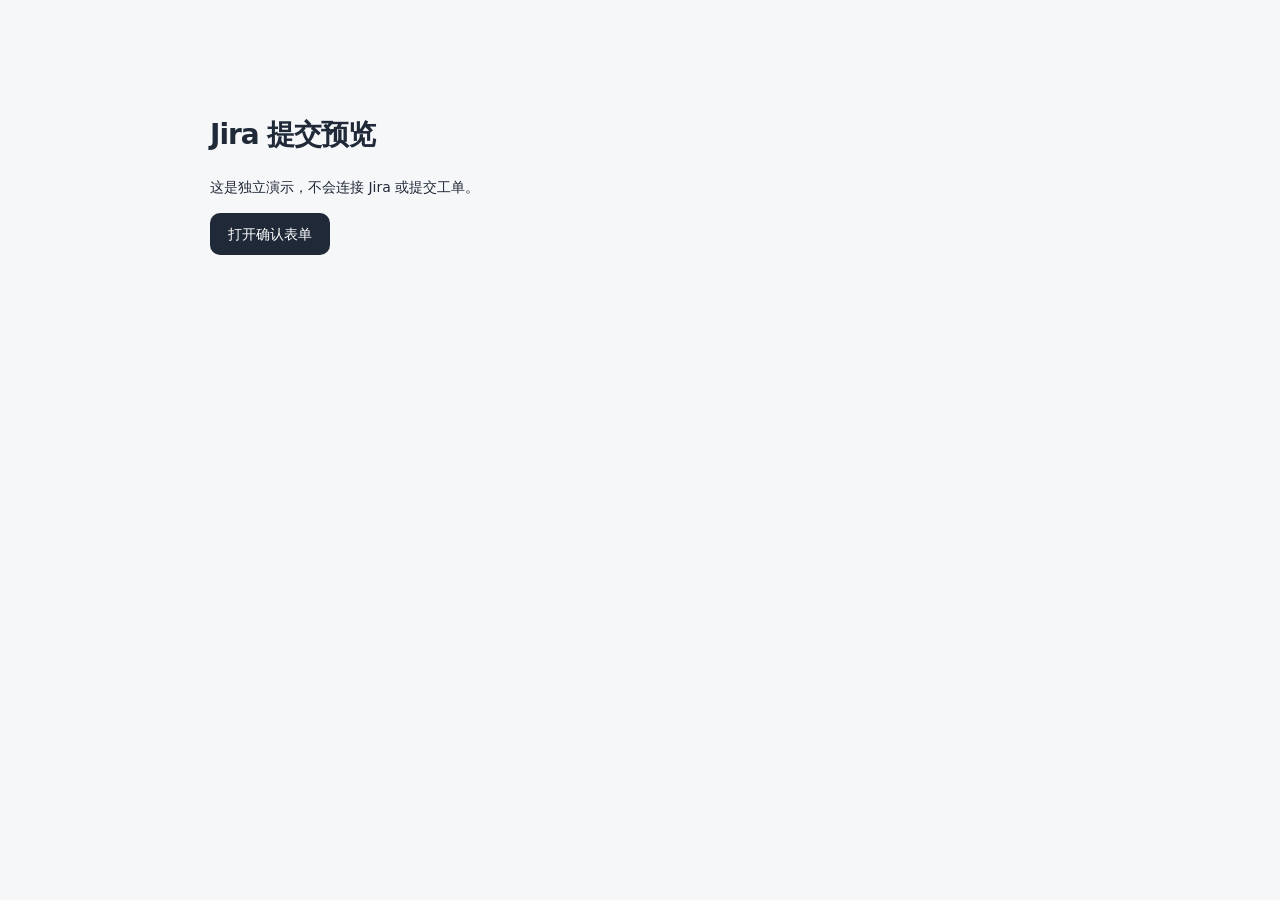
<file: frontend/demo.html>
<!doctype html>
<html lang="zh-CN">
<head>
  <meta charset="utf-8">
  <meta name="viewport" content="width=device-width, initial-scale=1">
  <title>Jira 确认表单预览</title>
  <link rel="stylesheet" href="jira-confirmation.css">
  <script src="jira-confirmation.js"></script>
  <style>
    body { margin: 0; background: #f6f7f9; color: #1f2937; font: 14px/1.6 system-ui, 'Microsoft YaHei', sans-serif; }
    main { max-width: 860px; margin: 70px auto; padding: 24px; }
    h1 { font-size: 28px; letter-spacing: -1px; }
    #open { padding: 10px 18px; border: 0; border-radius: 10px; color: white; background: #1f2937; font: inherit; cursor: pointer; }
    #result { white-space: pre-wrap; overflow-wrap: anywhere; font-size: 12px; }
    html.dark body { background: #161616; color: #ededed; }
  </style>
</head>
<body>
  <main>
    <h1>Jira 提交预览</h1>
    <p>这是独立演示，不会连接 Jira 或提交工单。</p>
    <button id="open" type="button">打开确认表单</button>
    <pre id="result"></pre>
  </main>
  <script>
    const sample = () => ({
      title: '确认创建 Jira 工单',
      jira_form: {
        version: 1, request_id: 'demo-review-request', operation: '创建工单',
        fields: [
          {name: 'project_key', label: '项目', value: 'KAN', required: true,
            options: [{value: 'KAN', label: 'KAN · 我的软件团队'}]},
          {name: 'issue_type', label: '工单类型', value: '10003', required: true,
            options: [{value: '10003', label: '任务'}, {value: '10004', label: '故事'}]},
          {name: 'summary', label: '标题', value: '核对频谱感知的采样率与检测阈值', required: true, max_length: 255},
          {name: 'description', label: '描述', value: '查阅 ragflow 中的 SS-TEST-042 文档，核对采样率和阈值，并补充原文引用。\n\n证据足够后生成演示参数模块，运行两个测试，等待人工确认。', multiline: true, required: false, max_length: 32000},
          {name: 'priority', label: '优先级', value: '', required: false},
          {name: 'assignee_account_id', label: '负责人账号 ID', value: '', required: false}
        ]
      }
    });
    const query = new URLSearchParams(location.search);
    if (query.has('dark')) document.documentElement.classList.add('dark');
    document.getElementById('open').addEventListener('click', async () => {
      const response = await window.openJiraConfirmation(sample());
      document.getElementById('result').textContent = JSON.stringify(response, null, 2);
    });

    const assert = (condition, message) => { if (!condition) throw new Error(message); };
    const tick = () => new Promise(resolve => setTimeout(resolve, 0));
    const input = name => document.querySelector(`.jira-review [name="${name}"]`);
    const setInput = (name, value) => {
      input(name).value = value;
      input(name).dispatchEvent(new Event('input', {bubbles: true}));
    };
    async function selfTest() {
      const results = [];
      const check = async (name, run) => { await run(); results.push(name); };
      await check('edited draft returned exactly once', async () => {
        const pending = window.openJiraConfirmation(sample());
        assert(document.activeElement === input('summary'), 'initial focus is not title');
        setInput('summary', '人工修改后的标题');
        setInput('description', '人工修改后的描述\n第二行');
        input('issue_type').value = '10004';
        const submit = document.querySelector('.jira-review [type="submit"]');
        submit.click();
        submit.click();
        const result = await pending;
        assert(result.confirmed === true && result.request_id === 'demo-review-request', 'approval binding missing');
        assert(result.arguments.summary === '人工修改后的标题', 'edited title was lost');
        assert(result.arguments.description === '人工修改后的描述\n第二行', 'edited description was lost');
        assert(result.arguments.issue_type === '10004' && result.arguments.priority === '', 'select or optional value was lost');
        assert(!document.querySelector('.jira-review'), 'form was not removed after approval');
      });
      await check('required whitespace blocks submit and can be corrected', async () => {
        const pending = window.openJiraConfirmation(sample());
        setInput('summary', '   ');
        document.querySelector('.jira-review [type="submit"]').click();
        assert(document.querySelector('.jira-review').open, 'invalid draft was accepted');
        assert(input('summary').maxLength === 255, 'maximum title length is missing');
        setInput('summary', '有效标题');
        document.querySelector('.jira-review [type="submit"]').click();
        assert((await pending).arguments.summary === '有效标题', 'corrected draft cannot submit');
      });
      await check('cancel and close return false', async () => {
        let pending = window.openJiraConfirmation(sample());
        document.querySelector('.jira-review__button--secondary').click();
        assert(await pending === false, 'cancel accepted a draft');
        pending = window.openJiraConfirmation(sample());
        document.querySelector('.jira-review__close').click();
        assert(await pending === false, 'close accepted a draft');
      });
      await check('Escape cancels and keyboard focus stays inside', async () => {
        const pending = window.openJiraConfirmation(sample());
        const dialog = document.querySelector('.jira-review');
        const submit = dialog.querySelector('[type="submit"]');
        submit.focus();
        submit.dispatchEvent(new KeyboardEvent('keydown', {key: 'Tab', bubbles: true, cancelable: true}));
        assert(document.activeElement === dialog.querySelector('.jira-review__close'), 'tab escaped the form');
        dialog.dispatchEvent(new Event('cancel', {cancelable: true}));
        assert(await pending === false, 'Escape accepted a draft');
      });
      await check('user text is displayed literally', async () => {
        const data = sample();
        data.title = '<img src=x onerror=alert(1)>';
        data.jira_form.fields[0].label = '<script>alert(1)</' + 'script>';
        const pending = window.openJiraConfirmation(data);
        assert(!document.querySelector('.jira-review img, .jira-review script'), 'untrusted HTML was inserted');
        assert(document.querySelector('.jira-review__title').textContent === data.title, 'title changed');
        document.querySelector('.jira-review__close').click();
        assert(await pending === false, 'cancel failed');
      });
      await check('concurrent requests and malformed payload fail closed', async () => {
        const pending = window.openJiraConfirmation(sample());
        let rejected = false;
        try { await window.openJiraConfirmation(sample()); } catch (_) { rejected = true; }
        assert(rejected && document.querySelectorAll('.jira-review').length === 1, 'concurrent review replaced another draft');
        document.querySelector('.jira-review__close').click();
        await pending;
        const data = sample();
        data.jira_form.fields[0].name = '__proto__';
        rejected = false;
        try { await window.openJiraConfirmation(data); } catch (_) { rejected = true; }
        assert(rejected && !document.querySelector('.jira-review'), 'malformed field was accepted');
      });
      await check('focus restores to the previous control', async () => {
        const opener = document.getElementById('open');
        opener.focus();
        const pending = window.openJiraConfirmation(sample());
        document.querySelector('.jira-review__close').click();
        await pending;
        assert(document.activeElement === opener, 'previous focus was not restored');
      });
      document.getElementById('result').textContent = JSON.stringify({status: 'passed', count: results.length, tests: results});
      document.body.dataset.testStatus = 'passed';
    }
    if (query.has('test')) {
      selfTest().catch(error => {
        document.getElementById('result').textContent = JSON.stringify({status: 'failed', error: error.message});
        document.body.dataset.testStatus = 'failed';
      });
    } else if (query.has('open')) {
      window.openJiraConfirmation(sample());
    }
  </script>
</body>
</html>
</file>
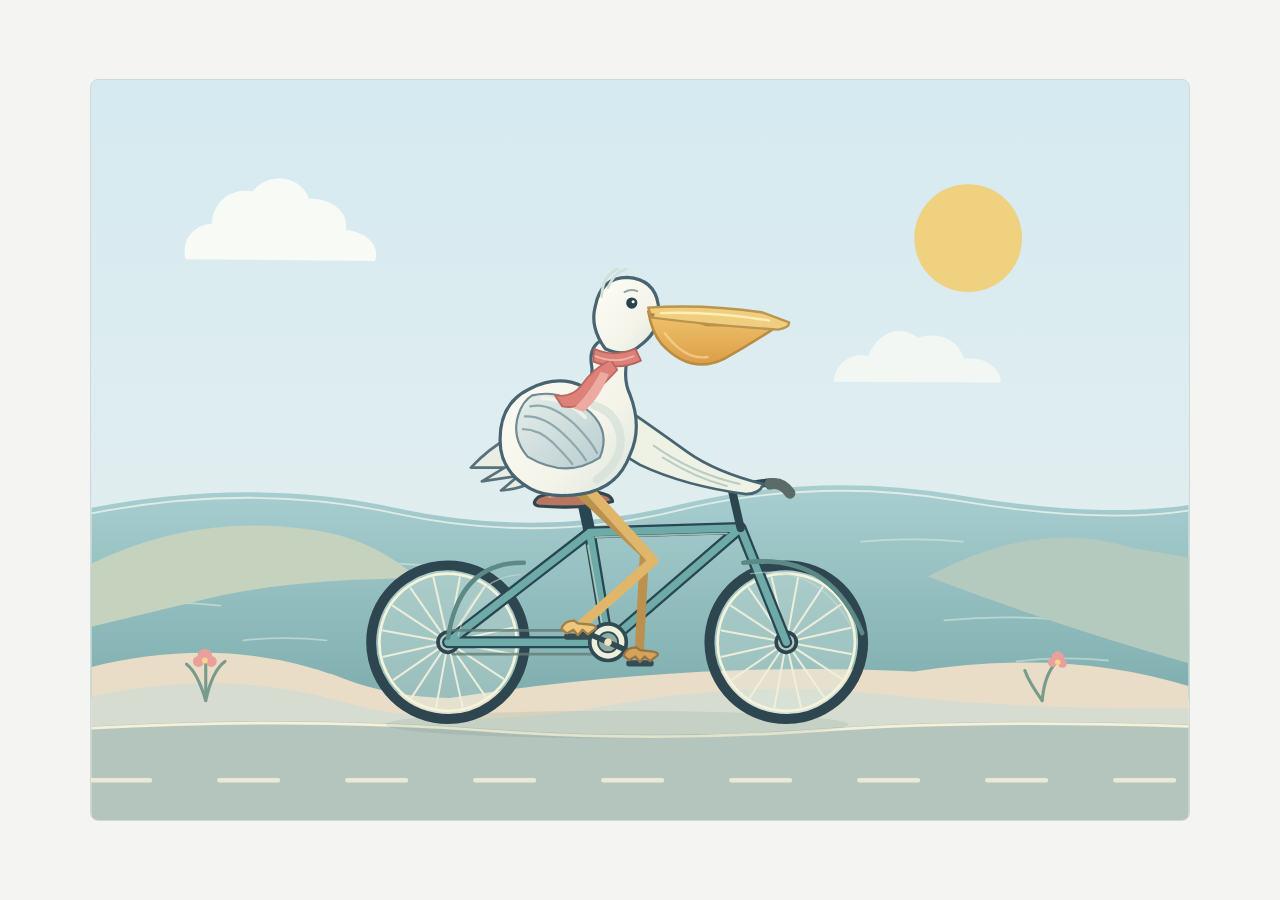
<file: supervisor/demo_assets/pelican-riding-bike.html>
<!doctype html>
<html lang="zh-CN">
<head>
  <meta charset="utf-8">
  <meta name="viewport" content="width=device-width, initial-scale=1">
  <title>海风骑行 · 鹈鹕的小假日</title>
  <style>
    :root { color-scheme: light; }
    * { box-sizing: border-box; }
    html, body { margin: 0; min-height: 100%; }
    body { min-height: 100svh; display: grid; place-items: center; background: #f4f5f3; }
    main { width: min(1100px, calc(100% - 48px)); padding: 24px 0; }
    .canvas { width: min(100%, calc((100svh - 80px) * 1.4815)); margin: auto; aspect-ratio: 1200 / 810; overflow: hidden; border: 1px solid #d1d9d7; border-radius: 8px; background: #dcebee; }
    #scene { display: block; width: 100%; height: 100%; }
    .cloud { transform-box: view-box; animation: cloud-drift 17s ease-in-out infinite alternate; }
    .cloud.slow { animation-duration: 23s; animation-direction: alternate-reverse; }
    .scarf-tail { transform-box: view-box; transform-origin: 568px 307px; animation: scarf-breeze 2.8s ease-in-out infinite; }
    #eye { transform-box: fill-box; transform-origin: center; animation: blink 5.7s infinite; }
    #road-marks { animation: road-pass 1.8s linear infinite; }
    @keyframes cloud-drift { from { transform: translateX(-9px); } to { transform: translateX(14px); } }
    @keyframes scarf-breeze { 0%, 100% { transform: rotate(-3deg); } 50% { transform: rotate(4deg); } }
    @keyframes blink { 0%, 43%, 47%, 100% { transform: scaleY(1); } 45% { transform: scaleY(.07); } }
    @keyframes road-pass { to { stroke-dashoffset: 140; } }
    @media (max-width: 600px) {
      main { width: calc(100% - 28px); padding: 20px 0; }
      .canvas { width: 100%; aspect-ratio: 640 / 690; border-radius: 8px; }
    }
    @media (prefers-reduced-motion: reduce) { .cloud, .scarf-tail, #eye, #road-marks { animation: none; } }
  </style>
</head>
<body>
  <main aria-label="鹈鹕骑车动画">
    <div class="canvas">
      <svg id="scene" viewBox="0 0 1200 810" xmlns="http://www.w3.org/2000/svg" role="img" aria-labelledby="scene-title scene-desc">
        <title id="scene-title">一只系着珊瑚色围巾的鹈鹕在海边骑自行车</title>
        <desc id="scene-desc">鹈鹕坐在薄荷绿自行车的车座上，双脚交替踩踏板。海边有柔和的阳光、云、波浪与小花；车轮旋转，围巾随风轻摆，鹈鹕偶尔眨眼。</desc>
        <defs>
          <linearGradient id="sky" x2="0" y2="1"><stop stop-color="#d5eaf1"/><stop offset="1" stop-color="#e8f0ee"/></linearGradient>
          <linearGradient id="water" x2="0" y2="1"><stop stop-color="#a8ced0"/><stop offset="1" stop-color="#7faeae"/></linearGradient>
          <radialGradient id="sunlight"><stop stop-color="#f3ca78" stop-opacity=".38"/><stop offset="1" stop-color="#f3ca78" stop-opacity="0"/></radialGradient>
          <radialGradient id="sun-disc" cx=".35" cy=".3"><stop stop-color="#ffe6a1"/><stop offset="1" stop-color="#f1c368"/></radialGradient>
          <linearGradient id="feathers" x1="0" y1="0" x2="1" y2="1"><stop stop-color="#fffef8"/><stop offset=".66" stop-color="#f3f3e8"/><stop offset="1" stop-color="#d9e5df"/></linearGradient>
          <linearGradient id="wing-shade" x2="1" y2="1"><stop stop-color="#e6efea"/><stop offset="1" stop-color="#b9cdd0"/></linearGradient>
          <linearGradient id="pouch" x2="0" y2="1"><stop stop-color="#efc46e"/><stop offset="1" stop-color="#dc9e47"/></linearGradient>
          <g id="wheel-art">
            <circle r="84" fill="#dbe8df" fill-opacity=".28" stroke="#2e4650" stroke-width="11"/>
            <circle r="75" fill="none" stroke="#f4f3dc" stroke-width="3"/>
            <g stroke="#f1f0dc" stroke-width="2.2" opacity=".95">
              <path d="M-72 0H72M0-72V72M-51-51L51 51M-51 51L51-51M-67-27L67 27M-27-67L27 67M-67 27L67-27M-27 67L27-67"/>
            </g>
            <circle r="11" fill="#b5c9c3" stroke="#2e4650" stroke-width="4"/>
            <circle r="3" fill="#fbf3d9"/>
          </g>
        </defs>

        <rect width="1200" height="810" fill="url(#sky)"/>
        <g id="sun">
          <circle cx="959" cy="173" r="59" fill="#efd17f"/>
        </g>
        <g class="cloud" fill="#fffef8" opacity=".83">
          <path d="M103 196C98 175 111 159 132 157C132 133 154 117 176 122C194 99 230 105 238 130C264 129 282 146 278 164C302 166 316 182 310 198Z"/>
        </g>
        <g class="cloud slow" fill="#fffef8" opacity=".64">
          <path d="M812 330C814 309 831 298 850 302C859 277 884 266 904 282C928 274 950 286 954 305C978 302 994 315 995 331Z"/>
        </g>
        <path d="M0 468Q175 434 332 468T641 465T947 454T1200 465V677H0Z" fill="url(#water)"/>
        <path d="M0 474Q175 440 332 474T641 471T947 460T1200 471" fill="none" stroke="#f9faf1" stroke-width="2" opacity=".7"/>
        <g fill="none" stroke="#eef5e9" stroke-width="2" stroke-linecap="round" opacity=".46">
          <path d="M74 507Q130 502 185 508M255 532Q311 526 365 531M842 505Q898 500 953 505M1027 548Q1098 541 1168 548M32 574Q88 569 141 575M933 591Q995 585 1057 590"/>
          <path d="M166 613Q211 608 257 613M1012 636Q1060 630 1112 635"/>
        </g>
        <path d="M0 529Q113 473 241 492Q307 501 357 545Q205 546 116 570L0 598Z" fill="#c4d2be"/>
        <path d="M915 543Q1037 478 1138 512L1200 522V638Q1050 595 915 543Z" fill="#b5cabe"/>
        <path d="M0 642Q147 606 274 654Q328 675 392 676Q659 635 900 647Q1065 621 1200 663V810H0Z" fill="#e9ddc7"/>
        <path d="M0 674Q145 643 271 679T560 685T867 672T1200 687V810H0Z" fill="#d6ddd0"/>
        <path d="M0 707Q233 695 423 709T790 710T1200 705V810H0Z" fill="#b4c5bd"/>
        <path d="M0 709Q233 697 423 711T790 712T1200 707" stroke="#f5f1d9" stroke-width="3" fill="none"/>
        <path id="road-marks" d="M-140 766H1340" stroke="#f5efde" stroke-width="5" stroke-linecap="round" stroke-dasharray="64 76" opacity=".85"/>
        <g fill="none" stroke="#799b8e" stroke-width="3.4" stroke-linecap="round">
          <path d="M125 679Q116 648 104 639M125 679Q132 646 146 636M125 675V634M1040 679Q1042 651 1056 636M1040 679Q1025 658 1021 646"/>
        </g>
        <g fill="#e7a19a">
          <circle cx="124" cy="630" r="8"/><circle cx="117" cy="636" r="6"/><circle cx="131" cy="636" r="6"/>
          <circle cx="1057" cy="632" r="7"/><circle cx="1051" cy="637" r="5"/><circle cx="1062" cy="638" r="5"/>
        </g>
        <g fill="#f5d58d"><circle cx="124" cy="635" r="3.3"/><circle cx="1057" cy="637" r="3"/></g>

        <ellipse cx="575" cy="705" rx="253" ry="15" fill="#385f5b" opacity=".1"/>
        <g id="bike" stroke-linecap="round" stroke-linejoin="round">
          <g transform="translate(390 615)"><g id="wheel-back"><use href="#wheel-art"/></g></g>
          <g transform="translate(760 615)"><g id="wheel-front"><use href="#wheel-art"/></g></g>
          <path d="M390 615L545 495L565 615L390 615M545 495L710 490L565 615M710 490L760 615M545 495L536 453" fill="none" stroke="#294752" stroke-width="13"/>
          <path d="M390 615L545 495L565 615L390 615M545 495L710 490L565 615M710 490L760 615" fill="none" stroke="#6eaba8" stroke-width="8"/>
          <path d="M551 500L695 496M543 509L558 594" fill="none" stroke="#bbd9c6" stroke-width="2" opacity=".8"/>
          <path d="M710 490L700 446M700 446L735 441Q754 437 764 452" fill="none" stroke="#2c4650" stroke-width="9"/>
          <path d="M742 442Q755 439 764 452" fill="none" stroke="#5b6b67" stroke-width="12"/>
          <path d="M489 456Q514 446 552 451Q569 453 570 461Q535 470 489 466Q480 464 489 456Z" fill="#b77661" stroke="#30474e" stroke-width="3.5"/>
          <path d="M501 456Q526 452 551 456" fill="none" stroke="#deb293" stroke-width="2.2"/>
          <path d="M390 610Q403 527 473 528M713 528Q807 516 843 605" fill="none" stroke="#5c8885" stroke-width="5"/>
          <path d="M401 608Q417 544 469 541M721 540Q794 529 832 599" fill="none" stroke="#cfdbcc" stroke-width="1.5" opacity=".6"/>
          <path d="M395 602L565 602Q581 615 565 628L395 628" fill="none" stroke="#657c75" stroke-width="3" opacity=".78"/>
          <circle cx="565" cy="615" r="20" fill="#edf0dc" stroke="#314b53" stroke-width="4"/>
          <circle cx="565" cy="615" r="11" fill="#8faaa1" stroke="#314b53" stroke-width="2"/>
          <g id="crank"><path d="M528 615H602" fill="none" stroke="#314b53" stroke-width="6"/><circle cx="565" cy="615" r="4" fill="#f1e5c6"/></g>
        </g>

        <g id="pelican" stroke-linecap="round" stroke-linejoin="round">
          <path id="leg-back" d="M526 444L589 514L528 615" fill="none" stroke="#ba914f" stroke-width="10"/>
          <path id="leg-front" d="M542 446L630 506L602 615" fill="none" stroke="#e0b66b" stroke-width="11"/>
          <g id="pedal-back" transform="translate(528 615)"><rect x="-14" y="5" width="30" height="7" rx="3" fill="#344c52"/></g>
          <g id="pedal-front" transform="translate(602 615)"><rect x="-14" y="5" width="30" height="7" rx="3" fill="#344c52"/></g>
          <g id="foot-back" transform="translate(528 615)"><path d="M-17 0Q-14-9-3-9L1-6L11-5Q23-4 20 0L12 6L6 1L1 7L-4 1L-11 5Z" fill="#d4a258" stroke="#987346" stroke-width="2.5"/></g>
          <g id="foot-front" transform="translate(602 615)"><path d="M-17 0Q-14-9-3-9L1-6L11-5Q23-4 20 0L12 6L6 1L1 7L-4 1L-11 5Z" fill="#efc77c" stroke="#a0804a" stroke-width="2.5"/></g>
          <path d="M482 381Q446 391 415 424L452 424L427 439L467 433L448 449Q482 446 496 429Z" fill="#e8eee4" stroke="#59717a" stroke-width="3"/>
          <path d="M568 348Q613 379 652 407Q683 429 735 442Q731 453 716 453Q649 444 600 421L554 393Z" fill="#eef2e5" stroke="#486471" stroke-width="3"/>
          <path d="M615 400Q657 430 709 442M625 413Q662 436 695 444" fill="none" stroke="#bbccc5" stroke-width="2.2"/>
          <path d="M565 282Q543 288 547 312Q550 328 537 335Q510 322 479 338Q446 354 447 395Q447 428 480 447Q500 458 535 453Q576 447 589 410Q603 380 589 344Q579 323 590 291Z" fill="url(#feathers)" stroke="#486471" stroke-width="3.5"/>
          <path d="M550 356Q576 364 579 393Q579 419 553 437" fill="none" stroke="#d5e0d8" stroke-width="9" opacity=".7"/>
          <path d="M482 345Q515 337 546 364Q568 385 556 413Q519 437 477 412Q459 391 467 366Q472 351 482 345Z" fill="url(#wing-shade)" stroke="#718b94" stroke-width="2.4"/>
          <path d="M480 357Q501 352 528 376Q546 394 553 408M474 368Q495 367 516 387Q532 402 541 416M472 382Q489 382 505 397Q520 412 526 420" fill="none" stroke="#90a9ad" stroke-width="2.5"/>
          <path d="M493 348Q521 349 540 369" fill="none" stroke="#f5f6eb" stroke-width="4" opacity=".82"/>
          <path d="M562 294Q545 271 551 248Q557 216 586 216Q616 218 620 246Q624 272 602 289Q585 305 562 294Z" fill="url(#feathers)" stroke="#486471" stroke-width="3.5"/>
          <path d="M558 237Q559 214 575 207M565 227Q573 209 585 207" fill="none" stroke="#d2dfd7" stroke-width="3"/>
          <path d="M609 253Q633 256 673 268L751 269Q721 289 692 305Q655 323 623 288Q613 276 609 253Z" fill="url(#pouch)" stroke="#ba8b43" stroke-width="2.8"/>
          <path d="M609 249Q669 245 733 254L763 265Q764 271 751 273Q684 269 613 260Z" fill="#efcf7f" stroke="#bb954e" stroke-width="2.6"/>
          <path d="M623 255Q678 253 741 263" fill="none" stroke="#ffedb2" stroke-width="2.7"/>
          <path d="M627 277Q650 307 674 303" fill="none" stroke="#f5d898" stroke-width="2.6" opacity=".7"/>
          <circle cx="614" cy="257" r="2" fill="#af8548"/>
          <g id="eye"><circle cx="591" cy="244" r="6.1" fill="#29434e"/><circle cx="592.5" cy="242.5" r="1.7" fill="#fffdf2"/></g>
          <path d="M583 232Q590 228 597 231" fill="none" stroke="#94a6a4" stroke-width="2"/>
          <path d="M550 294Q571 304 595 294L601 307Q577 319 549 308Z" fill="#dc8177" stroke="#b7635e" stroke-width="2"/>
          <g class="scarf-tail"><path d="M568 306Q548 316 536 334Q526 348 507 345L515 357Q537 361 550 342Q565 328 575 317Z" fill="#de8178" stroke="#bd6962" stroke-width="2"/><path d="M557 319Q541 348 527 359L538 363Q554 351 566 322Z" fill="#edaaa0"/></g>
          <path d="M551 302Q573 311 593 302" fill="none" stroke="#efb2a6" stroke-width="2"/>
        </g>
      </svg>
    </div>
  </main>
  <script>
    (() => {
      const scene = document.getElementById("scene");
      const small = window.matchMedia("(max-width: 600px)");
      const reduced = window.matchMedia("(prefers-reduced-motion: reduce)");
      const front = ["leg-front", "foot-front", "pedal-front"].map(id => document.getElementById(id));
      const back = ["leg-back", "foot-back", "pedal-back"].map(id => document.getElementById(id));
      const wheels = ["wheel-front", "wheel-back"].map(id => document.getElementById(id));
      const crank = document.getElementById("crank");
      let animation = 0;
      let startTime;
      function layout() {
        scene.setAttribute("viewBox", small.matches ? "250 115 640 690" : "0 0 1200 810");
        document.getElementById("sun").setAttribute("transform", small.matches ? "translate(-185 20)" : "translate(0 0)");
      }
      function leg(parts, hipX, hipY, angle) {
        const x = 565 + 37 * Math.cos(angle), y = 615 + 37 * Math.sin(angle);
        const dx = x - hipX, dy = y - hipY, distance = Math.hypot(dx, dy);
        const along = (distance * distance + 108 * 108 - 112 * 112) / (2 * distance);
        const bend = Math.sqrt(Math.max(0, 108 * 108 - along * along));
        const kneeX = hipX + dx * along / distance + dy * bend / distance;
        const kneeY = hipY + dy * along / distance - dx * bend / distance;
        parts[0].setAttribute("d", `M${hipX} ${hipY}L${kneeX.toFixed(2)} ${kneeY.toFixed(2)}L${x.toFixed(2)} ${y.toFixed(2)}`);
        for (const part of parts.slice(1)) part.setAttribute("transform", `translate(${x.toFixed(2)} ${y.toFixed(2)})`);
      }
      function pose(angle) {
        leg(front, 542, 446, angle);
        leg(back, 526, 444, angle + Math.PI);
        crank.setAttribute("transform", `rotate(${angle * 180 / Math.PI} 565 615)`);
        for (const wheel of wheels) wheel.setAttribute("transform", `rotate(${angle * 180 / Math.PI * 1.6})`);
      }
      function frame(time) {
        if (startTime === undefined) startTime = time;
        pose((time - startTime) / 1800 * Math.PI * 2);
        animation = requestAnimationFrame(frame);
      }
      function motion() {
        cancelAnimationFrame(animation);
        startTime = undefined;
        if (reduced.matches) pose(-.35);
        else animation = requestAnimationFrame(frame);
      }
      small.addEventListener("change", layout);
      reduced.addEventListener("change", motion);
      document.addEventListener("visibilitychange", () => {
        if (document.hidden) cancelAnimationFrame(animation);
        else motion();
      });
      layout();
      motion();
    })();
  </script>
</body>
</html>
</file>
<file: frontend/jira-confirmation.css>
.jira-review {
  --jira-surface: #fff;
  --jira-subtle: #f7f8fa;
  --jira-border: #e5e7eb;
  --jira-text: #1f2937;
  --jira-muted: #687385;
  --jira-primary: #1f2937;
  --jira-primary-text: #fff;
  --jira-focus: #64748b;
  position: fixed;
  inset: 0;
  margin: auto;
  box-sizing: border-box;
  width: min(720px, calc(100vw - 32px));
  max-height: calc(100dvh - 40px);
  padding: 0;
  border: 1px solid var(--jira-border);
  border-radius: 20px;
  background: var(--jira-surface);
  color: var(--jira-text);
  box-shadow: 0 28px 100px #10182735;
  font-family: inherit;
  font-size: 14px;
  line-height: 1.5;
  overflow: hidden;
}
.jira-review::backdrop { background: #10182770; backdrop-filter: blur(4px); }
.jira-review *, .jira-review *::before, .jira-review *::after { box-sizing: border-box; }
.jira-review__form { display: flex; flex-direction: column; max-height: calc(100dvh - 42px); margin: 0; }
.jira-review__header { display: flex; justify-content: space-between; align-items: flex-start; gap: 20px; padding: 26px 28px 22px; border-bottom: 1px solid var(--jira-border); }
.jira-review__badge { display: inline-flex; padding: 3px 9px; margin-bottom: 10px; border: 1px solid #cbd8ec; border-radius: 7px; background: #edf3ff; color: #315993; font-size: 11px; font-weight: 650; letter-spacing: .2px; }
.jira-review__title { margin: 0; font-size: 22px; line-height: 1.35; font-weight: 650; letter-spacing: -.4px; }
.jira-review__subtitle { margin: 7px 0 0; color: var(--jira-muted); font-size: 13px; }
.jira-review__close { display: flex; flex-shrink: 0; align-items: center; justify-content: center; width: 32px; height: 32px; padding: 0; border: 0; border-radius: 8px; background: transparent; color: var(--jira-muted); cursor: pointer; font-family: inherit; font-size: 25px; line-height: 1; }
.jira-review__close:hover { background: var(--jira-subtle); }
.jira-review__content { padding: 22px 28px 26px; overflow-y: auto; overscroll-behavior: contain; }
.jira-review__notice { display: flex; align-items: flex-start; gap: 11px; margin-bottom: 23px; padding: 13px 15px; border: 1px solid var(--jira-border); border-radius: 10px; background: var(--jira-subtle); font-size: 13px; }
.jira-review__notice-mark { display: inline-flex; align-items: center; justify-content: center; width: 20px; height: 20px; flex-shrink: 0; border-radius: 50%; background: #dce6f0; color: #526d8d; font-size: 12px; }
.jira-review__notice strong { display: block; font-weight: 600; }
.jira-review__notice p { margin: 2px 0 0; color: var(--jira-muted); font-size: 12px; }
.jira-review__grid { display: grid; grid-template-columns: repeat(2, minmax(0, 1fr)); gap: 19px 20px; }
.jira-review__field--wide { grid-column: 1 / -1; }
.jira-review__label { display: flex; justify-content: space-between; align-items: center; gap: 8px; margin-bottom: 7px; font-size: 13px; font-weight: 550; }
.jira-review__required { color: #b65050; font-size: 13px; }
.jira-review__optional { color: var(--jira-muted); font-size: 11px; font-weight: 400; }
.jira-review__input { display: block; width: 100%; min-height: 42px; padding: 10px 12px; border: 1px solid var(--jira-border); border-radius: 9px; outline: none; background: var(--jira-surface); color: var(--jira-text); box-shadow: 0 1px 2px #10182703; font: inherit; line-height: 1.5; transition: border-color .15s, box-shadow .15s; }
select.jira-review__input { padding-right: 28px; }
.jira-review__input:focus { border-color: var(--jira-focus); box-shadow: 0 0 0 3px #64748b16; }
.jira-review__textarea { resize: vertical; min-height: 144px; max-height: 350px; }
.jira-review__field--readonly .jira-review__input { background: var(--jira-subtle); color: var(--jira-muted); }
.jira-review__footer { display: flex; flex-shrink: 0; align-items: center; justify-content: space-between; gap: 20px; padding: 18px 28px; border-top: 1px solid var(--jira-border); background: var(--jira-surface); }
.jira-review__footer-note { margin: 0; color: var(--jira-muted); font-size: 11px; }
.jira-review__actions { display: flex; gap: 9px; }
.jira-review__button { display: inline-flex; align-items: center; justify-content: center; min-height: 40px; padding: 9px 16px; border: 1px solid var(--jira-border); border-radius: 9px; font: inherit; font-size: 13px; font-weight: 550; cursor: pointer; white-space: nowrap; }
.jira-review__button--secondary { background: var(--jira-surface); color: var(--jira-text); }
.jira-review__button--secondary:hover { background: var(--jira-subtle); }
.jira-review__button--primary { border-color: var(--jira-primary); background: var(--jira-primary); color: var(--jira-primary-text); }
.jira-review__button--primary:hover { opacity: .9; }
.jira-review button:focus-visible { outline: 2px solid var(--jira-focus); outline-offset: 3px; }
.jira-review button:disabled { opacity: .6; cursor: wait; }
html.dark .jira-review { --jira-surface: #1f1f1f; --jira-subtle: #282828; --jira-border: #3a3a3a; --jira-text: #ededed; --jira-muted: #a3a3a3; --jira-primary: #ededed; --jira-primary-text: #191919; --jira-focus: #a1a1aa; box-shadow: 0 28px 100px #0008; }
html.dark .jira-review__badge { border-color: #40516c; background: #253349; color: #abc4ea; }
html.dark .jira-review__notice-mark { background: #354256; color: #b4c7df; }
@media (max-width: 560px) {
  .jira-review { width: calc(100vw - 20px); max-height: calc(100dvh - 20px); border-radius: 16px; }
  .jira-review__form { max-height: calc(100dvh - 22px); }
  .jira-review__header { padding: 21px 20px 18px; }
  .jira-review__title { font-size: 20px; }
  .jira-review__content { padding: 18px 20px 22px; }
  .jira-review__grid { grid-template-columns: 1fr; gap: 17px; }
  .jira-review__footer { flex-direction: column; align-items: stretch; gap: 12px; padding: 15px 20px; }
  .jira-review__footer-note { text-align: center; }
  .jira-review__actions { justify-content: stretch; }
  .jira-review__button { flex: 1; }
}
@media (prefers-reduced-motion: reduce) { .jira-review__input { transition: none; } }
</file>
